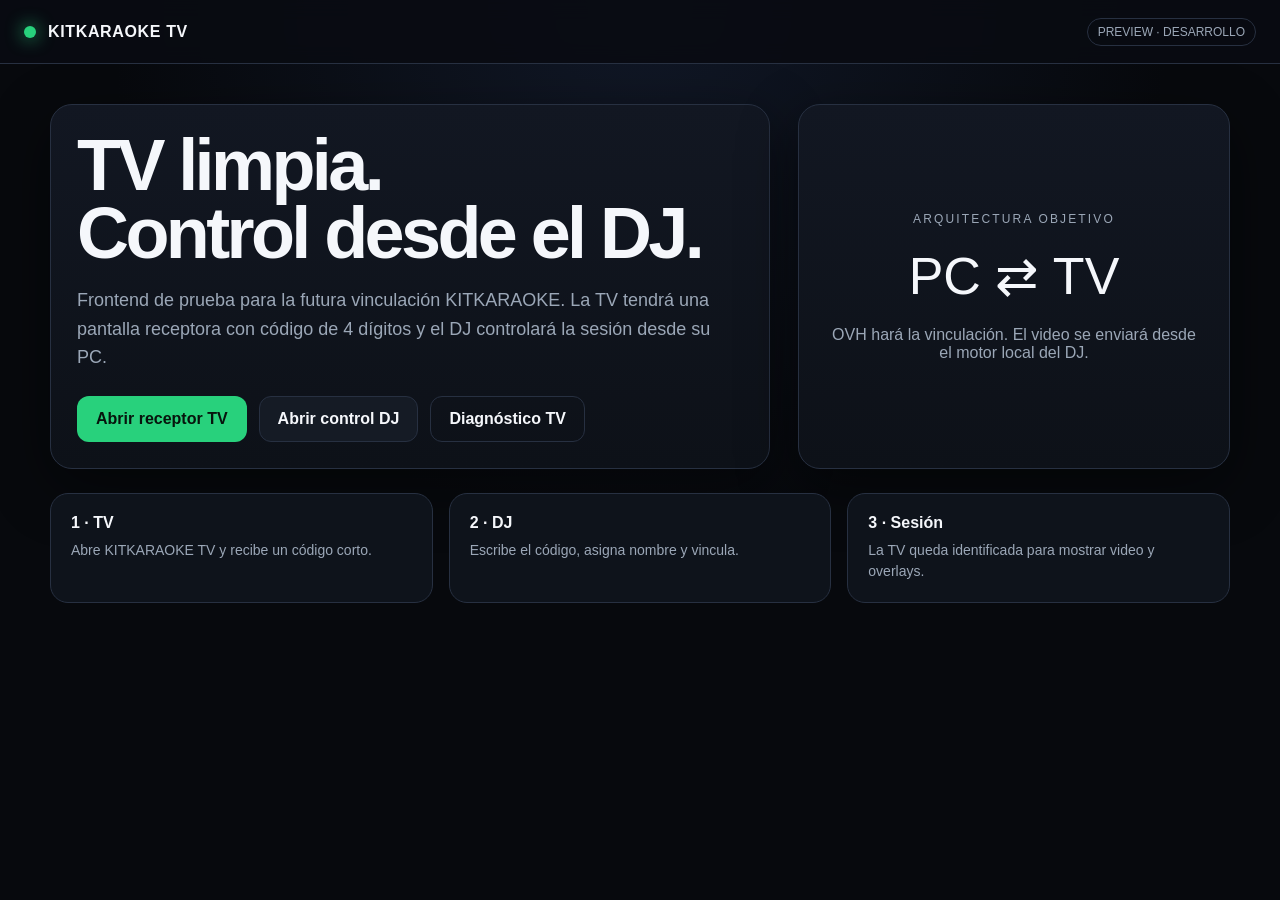
<file: index.html>
<!doctype html><html lang="es"><head><meta charset="utf-8"><meta name="viewport" content="width=device-width,initial-scale=1"><title>KITKARAOKE TV</title><link rel="stylesheet" href="./assets/app.css"></head><body><div class="shell"><header class="topbar"><div class="brand"><span class="dot"></span>KITKARAOKE TV</div><span class="badge">PREVIEW · DESARROLLO</span></header><main class="main"><section class="hero"><div class="card"><h1 class="title">TV limpia.<br>Control desde el DJ.</h1><p class="subtitle">Frontend de prueba para la futura vinculación KITKARAOKE. La TV tendrá una pantalla receptora con código de 4 dígitos y el DJ controlará la sesión desde su PC.</p><div class="actions"><a class="btn primary" href="./tv/">Abrir receptor TV</a><a class="btn" href="./control/">Abrir control DJ</a><a class="btn ghost" href="./diagnostico/">Diagnóstico TV</a></div></div><div class="card pair-box"><div class="pair-label">Arquitectura objetivo</div><div style="font-size:52px;margin:20px 0">PC ⇄ TV</div><div class="wait">OVH hará la vinculación. El video se enviará desde el motor local del DJ.</div></div></section><section class="grid"><div class="mini"><h3>1 · TV</h3><p>Abre KITKARAOKE TV y recibe un código corto.</p></div><div class="mini"><h3>2 · DJ</h3><p>Escribe el código, asigna nombre y vincula.</p></div><div class="mini"><h3>3 · Sesión</h3><p>La TV queda identificada para mostrar video y overlays.</p></div></section></main></div></body></html>
</file>
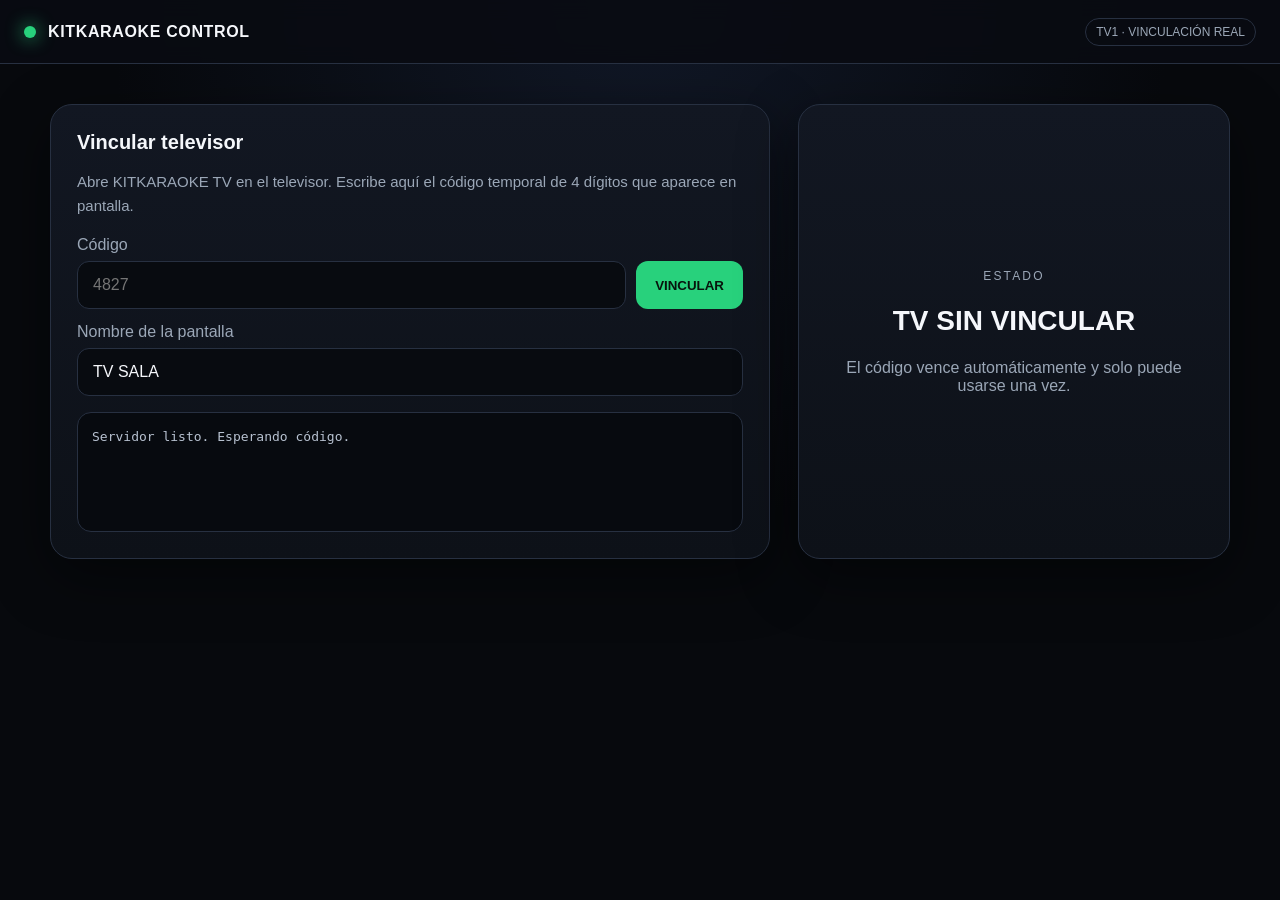
<file: control/index.html>
<!doctype html><html lang="es"><head><meta charset="utf-8"><meta name="viewport" content="width=device-width,initial-scale=1"><title>KITKARAOKE Control</title><link rel="stylesheet" href="../assets/app.css"><script src="../assets/config.js"></script><script src="../assets/pairing.js"></script></head><body><div class="shell"><header class="topbar"><div class="brand"><span class="dot"></span>KITKARAOKE CONTROL</div><span class="badge">TV1 · VINCULACIÓN REAL</span></header><main class="main"><section class="hero"><div class="card"><h2 class="panel-title">Vincular televisor</h2><p class="subtitle" style="font-size:15px">Abre KITKARAOKE TV en el televisor. Escribe aquí el código temporal de 4 dígitos que aparece en pantalla.</p><label style="display:block;margin:18px 0 7px;color:var(--muted)">Código</label><div class="form-row"><input id="code" class="input" inputmode="numeric" maxlength="4" autocomplete="one-time-code" placeholder="4827"><button id="pair" class="btn primary">VINCULAR</button></div><label style="display:block;margin:14px 0 7px;color:var(--muted)">Nombre de la pantalla</label><input id="name" class="input" value="TV SALA"><div id="log" class="log">Servidor listo. Esperando código.</div></div><div class="card pair-box"><div class="pair-label">Estado</div><div id="state" style="font-size:28px;font-weight:800;margin:22px 0">TV SIN VINCULAR</div><div id="detail" class="wait">El código vence automáticamente y solo puede usarse una vez.</div></div></section></main></div><script>
const log=t=>document.getElementById("log").textContent=t;
document.getElementById("pair").onclick=async()=>{
 const code=document.getElementById("code").value.trim(),name=document.getElementById("name").value.trim()||"TV SALA";
 log("Vinculando código "+code+"...");
 try{
   const r=await KIT_PAIR.claim(code,name);
   document.getElementById("state").textContent=r.name+" · CONECTADA ✓";
   document.getElementById("detail").textContent="Receptor "+r.receiverId.slice(0,8)+"…";
   log("Vinculación correcta.\nTV: "+r.name+"\nReceptor: "+r.receiverId+"\nCódigo consumido correctamente.");
 }catch(e){
   document.getElementById("state").textContent="NO VINCULADA";
   document.getElementById("detail").textContent=e.message;
   log("ERROR: "+e.message);
 }
};
</script></body></html>
</file>
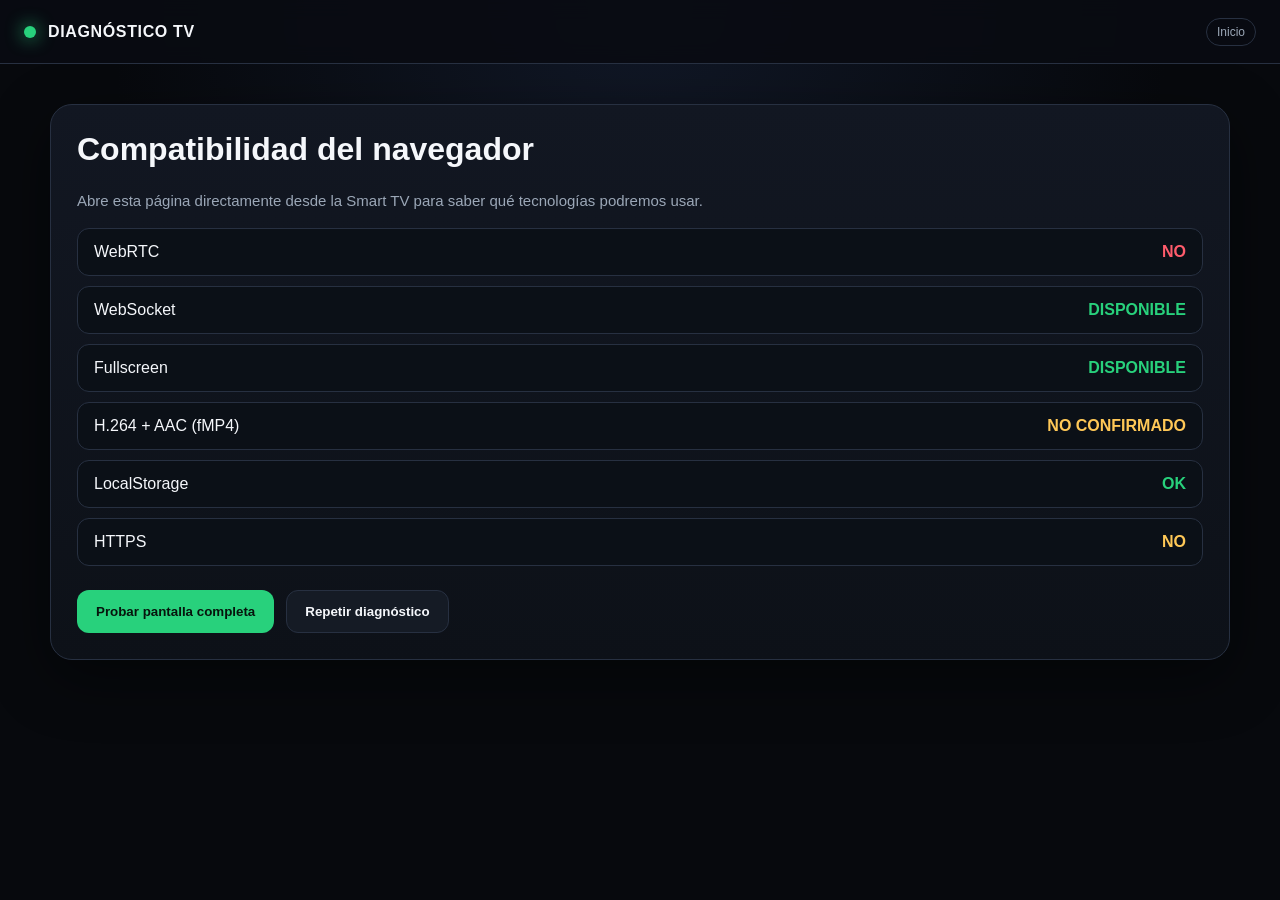
<file: diagnostico/index.html>
<!doctype html><html lang="es"><head><meta charset="utf-8"><meta name="viewport" content="width=device-width,initial-scale=1"><title>Diagnóstico KITKARAOKE TV</title><link rel="stylesheet" href="../assets/app.css"></head><body><div class="shell"><header class="topbar"><div class="brand"><span class="dot"></span>DIAGNÓSTICO TV</div><a class="badge" href="../">Inicio</a></header><main class="main"><div class="card"><h1 style="margin-top:0">Compatibilidad del navegador</h1><p class="subtitle" style="font-size:15px">Abre esta página directamente desde la Smart TV para saber qué tecnologías podremos usar.</p><div id="diag" class="diag"></div><div class="actions"><button id="full" class="btn primary">Probar pantalla completa</button><button id="rerun" class="btn">Repetir diagnóstico</button></div></div></main></div><script>function row(n,v,s){return '<div class="diag-row"><span>'+n+'</span><strong class="'+s+'">'+v+'</strong></div>'}function run(){const out=[];out.push(row("WebRTC",window.RTCPeerConnection?"DISPONIBLE":"NO",""+(window.RTCPeerConnection?"ok":"bad")));out.push(row("WebSocket",window.WebSocket?"DISPONIBLE":"NO",window.WebSocket?"ok":"bad"));const fs=!!(document.documentElement.requestFullscreen||document.documentElement.webkitRequestFullscreen);out.push(row("Fullscreen",fs?"DISPONIBLE":"NO",fs?"ok":"bad"));let h264=false;try{h264=!!(window.MediaSource&&MediaSource.isTypeSupported('video/mp4; codecs="avc1.42E01E, mp4a.40.2"'))}catch(e){}out.push(row("H.264 + AAC (fMP4)",h264?"COMPATIBLE":"NO CONFIRMADO",h264?"ok":"maybe"));out.push(row("LocalStorage",(()=>{try{localStorage.setItem("_kit","1");localStorage.removeItem("_kit");return true}catch(e){return false}})()?"OK":"NO",(()=>{try{return!!localStorage}catch(e){return false}})()?"ok":"bad"));out.push(row("HTTPS",location.protocol==="https:"?"SÍ":"NO",location.protocol==="https:"?"ok":"maybe"));document.getElementById("diag").innerHTML=out.join("")}run();document.getElementById("rerun").onclick=run;document.getElementById("full").onclick=()=>{const el=document.documentElement;const f=el.requestFullscreen||el.webkitRequestFullscreen;if(f)f.call(el)};</script></body></html>
</file>
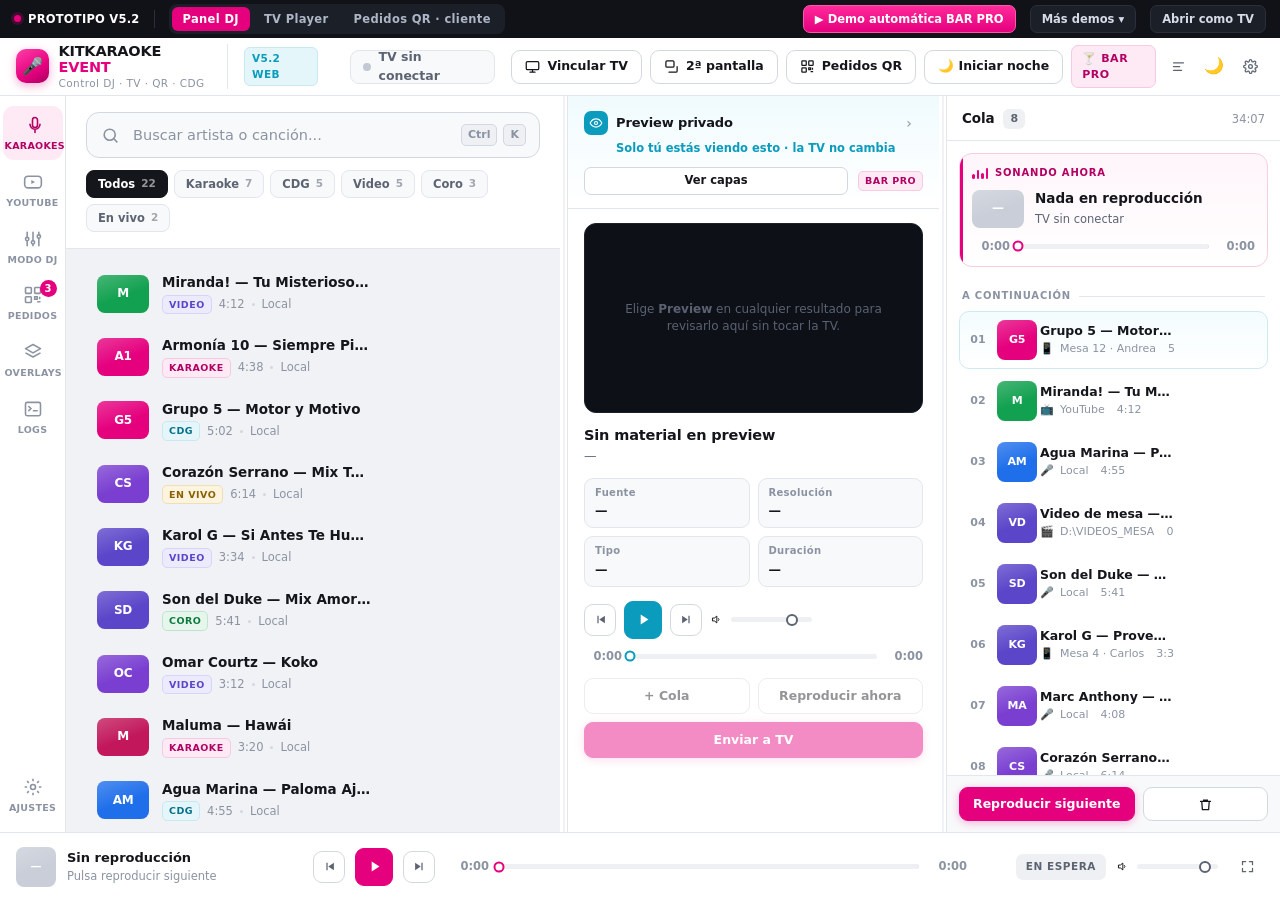
<file: web/DISEÑO_MAESTRO_FASE_2_1.html>
<!DOCTYPE html>
<html lang="es">
<head>
<meta charset="utf-8">
<meta name="viewport" content="width=device-width, initial-scale=1, viewport-fit=cover">
<title>KITKARAOKE EVENT PLAYER V5.2 WEB — Prototipo</title>
<style>
/* ================================================================
   KITKARAOKE EVENT PLAYER V5.2 WEB — PROTOTIPO NAVEGABLE
   ----------------------------------------------------------------
   BLOQUE 1 / CSS
   Tokens · Shell · Panel DJ · Cola · Player · TV · QR · Modales
   ================================================================ */

/* ---------- TOKENS ---------- */
:root{
  --bg:#f1f2f5;
  --surface:#ffffff;
  --surface-2:#f8f9fb;
  --surface-3:#eef0f4;
  --line:#e3e6ec;
  --line-2:#d3d8e0;
  --ink:#14161b;
  --ink-2:#5c6472;
  --ink-3:#8b93a2;
  --brand:#e5007e;
  --brand-ink:#b30063;
  --brand-soft:#fdeaf4;
  --cyan:#0a9bbd;
  --cyan-soft:#e5f6fa;
  --ok:#12a150;
  --ok-soft:#e6f6ec;
  --warn:#c98a00;
  --warn-soft:#fdf4e0;
  --err:#d92d20;
  --err-soft:#fdecea;
  --r-s:8px;
  --r-m:12px;
  --r-l:16px;
  --sh-1:0 1px 2px rgba(20,22,27,.05);
  --sh-2:0 2px 6px rgba(20,22,27,.06), 0 1px 2px rgba(20,22,27,.04);
  --sh-3:0 18px 48px rgba(20,22,27,.16);
  --rail:74px;
  --queue:334px;
  --preview:372px;
  --splitter:7px;
  --font:"Segoe UI Variable Text","Segoe UI",system-ui,-apple-system,"Helvetica Neue",Arial,sans-serif;
  --strong-bg:#14161b;--strong-fg:#ffffff;--toast-bg:#14161b;--toast-fg:#ffffff;
}

*{box-sizing:border-box}
html,body{height:100%}
body{
  margin:0;font-family:var(--font);background:var(--bg);color:var(--ink);
  font-size:14px;line-height:1.45;-webkit-font-smoothing:antialiased;overflow:hidden;
}
button,input,select,textarea{font:inherit;color:inherit}
button{cursor:pointer;border:0;background:none}
:focus-visible{outline:2px solid var(--cyan);outline-offset:2px;border-radius:6px}
::-webkit-scrollbar{width:10px;height:10px}
::-webkit-scrollbar-thumb{background:#cfd4dd;border-radius:20px;border:3px solid transparent;background-clip:content-box}
::-webkit-scrollbar-thumb:hover{background:#b6bdc9;background-clip:content-box;border:3px solid transparent}
.num{font-variant-numeric:tabular-nums}

/* ---------- BARRA DE DESARROLLO ---------- */
#devbar{
  height:38px;display:flex;align-items:center;gap:14px;padding:0 14px;
  background:#101218;color:#c9cedb;font-size:11.5px;letter-spacing:.02em;
}
#devbar .dev-tag{display:flex;align-items:center;gap:7px;font-weight:600;color:#fff}
#devbar .dev-dot{width:7px;height:7px;border-radius:50%;background:var(--brand);box-shadow:0 0 0 3px rgba(229,0,126,.22)}
#devbar .dev-sep{width:1px;height:18px;background:#2a2f3b}
.devswitch{display:flex;gap:3px;background:#1b1f28;padding:3px;border-radius:8px}
.devswitch button{padding:4px 11px;border-radius:6px;color:#aeb6c6;font-size:11.5px;font-weight:600;letter-spacing:.03em}
.devswitch button:hover{color:#fff;background:#252b36}
.devswitch button.on{background:var(--brand);color:#fff}
#devbar .spacer{flex:1}
.devbtn{padding:5px 11px;border-radius:7px;background:#1b1f28;color:#d6dbe6;font-size:11.5px;font-weight:600;border:1px solid #2a2f3b}
.devbtn:hover{background:#252b36;color:#fff}
.devbtn.accent{background:linear-gradient(180deg,#ff2a9a,#e5007e);border-color:#ff56ae;color:#fff}
.devbtn.accent:hover{filter:brightness(1.07)}

/* ---------- VISTAS ---------- */
.view{display:none;height:calc(100vh - 38px);height:calc(100dvh - 38px)}
.view.on{display:flex;flex-direction:column}

/* ================= PANEL DJ ================= */
.topbar{
  height:58px;flex:0 0 58px;background:var(--surface);border-bottom:1px solid var(--line);
  display:flex;align-items:center;gap:16px;padding:0 16px;
}
.brand{display:flex;align-items:center;gap:10px;padding-right:16px;border-right:1px solid var(--line)}
.brand-mark{
  width:34px;height:34px;border-radius:10px;display:grid;place-items:center;font-size:17px;
  background:linear-gradient(150deg,#ff3fa8,#e5007e 62%,#a80060);box-shadow:0 3px 10px rgba(229,0,126,.32)
}
.brand-text{line-height:1.1}
.brand-name{font-size:14.5px;font-weight:700;letter-spacing:-.015em}
.brand-name span{color:var(--brand)}
.brand-sub{font-size:10.5px;color:var(--ink-3);letter-spacing:.04em;margin-top:2px}
.ver-chip{
  font-size:10.5px;font-weight:700;color:var(--cyan);background:var(--cyan-soft);
  border:1px solid #c7e9f2;padding:3px 7px;border-radius:6px;letter-spacing:.04em;
}
.tvpill{
  display:flex;align-items:center;gap:8px;height:34px;padding:0 12px;border-radius:9px;
  background:var(--surface-2);border:1px solid var(--line);font-size:12.5px;font-weight:600;color:var(--ink-2);
}
.tvpill .dot{width:8px;height:8px;border-radius:50%;background:#c3c9d4}
.tvpill.live{background:var(--ok-soft);border-color:#bfe6cd;color:#0d7a3d}
.tvpill.live .dot{background:var(--ok);box-shadow:0 0 0 3px rgba(18,161,80,.18);animation:pulse 2.4s infinite}
@keyframes pulse{50%{box-shadow:0 0 0 6px rgba(18,161,80,0)}}
.topbar .grow{flex:1}
.topbar-actions{display:flex;align-items:center;gap:8px}
.mode-badge{
  font-size:11px;font-weight:700;letter-spacing:.05em;padding:5px 10px;border-radius:7px;
  background:var(--brand-soft);color:var(--brand-ink);border:1px solid #f7c9e2;
}
.mode-badge.casa{background:var(--cyan-soft);color:#07708a;border-color:#c7e9f2}

/* ---------- BOTONES ---------- */
.btn{
  display:inline-flex;align-items:center;justify-content:center;gap:7px;height:34px;padding:0 13px;
  border-radius:9px;background:var(--surface);border:1px solid var(--line-2);
  font-size:12.5px;font-weight:600;color:var(--ink);white-space:nowrap;
  transition:background .13s,border-color .13s,transform .08s;
}
.btn:hover{background:var(--surface-2);border-color:#bcc3ce}
.btn:active{transform:translateY(1px)}
.btn.primary{background:var(--brand);border-color:var(--brand);color:#fff;box-shadow:0 2px 8px rgba(229,0,126,.28)}
.btn.primary:hover{background:#f5108d;border-color:#f5108d}
.btn.tech{background:var(--cyan);border-color:var(--cyan);color:#fff}
.btn.tech:hover{background:#0cb0d6;border-color:#0cb0d6}
.btn.ghost{border-color:transparent;background:transparent;color:var(--ink-2)}
.btn.ghost:hover{background:var(--surface-3);color:var(--ink)}
.btn.danger{color:var(--err);border-color:#f3c9c5}
.btn.danger:hover{background:var(--err-soft)}
.btn.sm{height:28px;padding:0 10px;font-size:11.5px;border-radius:7px}
.btn.xs{height:25px;padding:0 8px;font-size:11px;border-radius:6px}
.btn.icon{width:34px;padding:0}
.btn.icon.sm{width:28px}
.btn[disabled]{opacity:.45;pointer-events:none}
.btn svg{width:15px;height:15px;flex:0 0 auto}
.btn.sm svg,.btn.xs svg{width:13px;height:13px}

/* ---------- SHELL ---------- */
.shell{flex:1;display:grid;grid-template-columns:var(--rail) minmax(280px,1fr) var(--splitter) var(--queue);min-height:0}
.shell.with-preview{grid-template-columns:var(--rail) minmax(280px,1fr) var(--splitter) var(--preview) var(--splitter) var(--queue)}
.panel-splitter{
  position:relative;z-index:12;min-width:var(--splitter);background:var(--surface);cursor:col-resize;
  touch-action:none;user-select:none;border:0;outline:0;
}
.panel-splitter::before{
  content:"";position:absolute;left:50%;top:0;bottom:0;width:1px;transform:translateX(-50%);
  background:var(--line);transition:width .12s,background .12s,box-shadow .12s;
}
.panel-splitter:hover::before,.panel-splitter.dragging::before,.panel-splitter:focus-visible::before{
  width:3px;background:var(--cyan);box-shadow:0 0 0 2px rgba(10,155,189,.12);
}
.panel-splitter.dragging{cursor:col-resize}
body.resizing-panels{cursor:col-resize!important;user-select:none!important}
body.resizing-panels *{cursor:col-resize!important;user-select:none!important}
#splitWorkPreview{display:none}
.shell.with-preview #splitWorkPreview{display:block}
.preview-toggle{
  margin-left:auto;width:28px;height:28px;border-radius:8px;display:grid;place-items:center;
  color:var(--ink-3);border:1px solid transparent;
}
.preview-toggle:hover{color:var(--ink);background:var(--surface-3);border-color:var(--line)}
.preview-restore{
  display:none;position:absolute;z-index:14;left:50%;top:14px;transform:translateX(-50%);
  width:25px;height:30px;border-radius:8px;background:var(--surface);border:1px solid var(--line-2);
  box-shadow:var(--sh-2);color:var(--cyan);font-size:15px;place-items:center;cursor:pointer;
}
.preview-restore:hover{background:var(--cyan-soft);border-color:#9edbe8}
.shell.preview-collapsed.with-preview{grid-template-columns:var(--rail) minmax(280px,1fr) var(--splitter) var(--queue)}
.shell.preview-collapsed.with-preview #splitWorkPreview,.shell.preview-collapsed.with-preview .previewcol{display:none}
.shell.preview-collapsed.with-preview .preview-restore{display:grid}

/* ---------- RAIL ---------- */
.rail{
  background:var(--surface);border-right:1px solid var(--line);
  display:flex;flex-direction:column;align-items:center;padding:10px 0;gap:3px;
}
.rail-item{
  width:60px;padding:9px 2px 7px;border-radius:11px;display:grid;justify-items:center;gap:4px;
  color:var(--ink-3);font-size:9.5px;font-weight:700;letter-spacing:.03em;position:relative;
  transition:background .13s,color .13s;
}
.rail-item svg{width:20px;height:20px}
.rail-item:hover{background:var(--surface-3);color:var(--ink-2)}
.rail-item.on{background:var(--brand-soft);color:var(--brand-ink)}
.rail-item.on::before{content:"";position:absolute;left:-11px;top:12px;bottom:12px;width:3px;border-radius:0 3px 3px 0;background:var(--brand)}
.rail-badge{
  position:absolute;top:4px;right:6px;min-width:17px;height:17px;padding:0 4px;border-radius:9px;
  background:var(--brand);color:#fff;font-size:10px;font-weight:700;display:none;place-items:center;
}
.rail-badge.show{display:grid}
.rail .grow{flex:1}

/* ---------- ÁREA DE TRABAJO ---------- */
.work{min-width:0;overflow:hidden;display:flex;flex-direction:column}
.sec{display:none;flex:1;min-height:0;flex-direction:column}
.sec.on{display:flex}
.sec-head{
  padding:16px 20px 12px;display:flex;align-items:flex-end;gap:14px;border-bottom:1px solid var(--line);
  background:linear-gradient(180deg,var(--surface),var(--surface-2));
}
.sec-title{font-size:17px;font-weight:700;letter-spacing:-.02em}
.sec-desc{font-size:12px;color:var(--ink-3);margin-top:2px}
.sec-head .grow{flex:1}
.sec-body{flex:1;min-height:0;overflow:auto;padding:14px 20px 20px}

/* ---------- BUSCADOR ---------- */
.searchwrap{padding:16px 20px;background:var(--surface);border-bottom:1px solid var(--line)}
.searchbox{position:relative;display:flex;align-items:center}
.searchbox svg.mag{position:absolute;left:15px;width:19px;height:19px;color:var(--ink-3)}
.searchbox input{
  width:100%;height:50px;padding:0 122px 0 46px;border-radius:13px;
  border:1.5px solid var(--line-2);background:var(--surface-2);font-size:15.5px;font-weight:500;
  transition:border-color .15s,background .15s,box-shadow .15s;
}
.searchbox input::placeholder{color:var(--ink-3);font-weight:400}
.searchbox input:focus{outline:none;border-color:var(--brand);background:#fff;box-shadow:0 0 0 4px rgba(229,0,126,.1)}
.searchbox .kbd{position:absolute;right:14px;display:flex;gap:6px;align-items:center;font-size:11px;color:var(--ink-3)}
.searchbox .kbd b{background:var(--surface-3);border:1px solid var(--line-2);border-radius:5px;padding:2px 6px;font-weight:600}
.filters{display:flex;gap:6px;margin-top:12px;flex-wrap:wrap}
.chip{
  height:28px;padding:0 11px;border-radius:8px;background:var(--surface-2);border:1px solid var(--line);
  font-size:11.5px;font-weight:600;color:var(--ink-2);display:inline-flex;align-items:center;gap:6px;
}
.chip:hover{border-color:var(--line-2);color:var(--ink)}
.chip.on{background:var(--strong-bg);border-color:var(--strong-bg);color:var(--strong-fg)}
.chip .cnt{opacity:.55;font-size:10.5px}

/* ---------- LISTA DE RESULTADOS ---------- */
.reslist{display:flex;flex-direction:column}
.res{
  display:grid;grid-template-columns:52px minmax(0,1fr) auto;gap:13px;align-items:center;
  padding:9px 10px;border-radius:11px;border:1px solid transparent;transition:background .12s,border-color .12s;
}
.res:hover{background:var(--surface);border-color:var(--line)}
.res + .res{margin-top:2px}
.thumb{
  width:52px;height:38px;border-radius:8px;display:grid;place-items:center;color:#fff;
  font-size:12px;font-weight:800;letter-spacing:-.02em;position:relative;overflow:hidden;flex:0 0 auto;
}
.thumb.sq{width:40px;height:40px;font-size:11px}
.thumb::after{content:"";position:absolute;inset:0;background:linear-gradient(160deg,rgba(255,255,255,.22),transparent 55%)}
.res-main{min-width:0}
.res-title{font-size:13.5px;font-weight:600;white-space:nowrap;overflow:hidden;text-overflow:ellipsis}
.res-meta{font-size:11.5px;color:var(--ink-3);margin-top:2px;display:flex;align-items:center;gap:7px}
.res-meta .sep{width:3px;height:3px;border-radius:50%;background:var(--line-2)}
.res-acts{display:flex;gap:6px;opacity:0;transition:opacity .13s}
.res:hover .res-acts,.res:focus-within .res-acts{opacity:1}
.tag{
  font-size:9.5px;font-weight:800;letter-spacing:.05em;padding:2px 6px;border-radius:5px;
  background:var(--surface-3);color:var(--ink-2);border:1px solid var(--line);
}
.tag.KARAOKE{background:var(--brand-soft);color:var(--brand-ink);border-color:#f7c9e2}
.tag.CDG{background:var(--cyan-soft);color:#07708a;border-color:#c7e9f2}
.tag.VIDEO{background:#eceafd;color:#5b45c9;border-color:#d8d3f8}
.tag.CORO{background:var(--ok-soft);color:#0d7a3d;border-color:#bfe6cd}
.tag.EN.VIVO,.tag.VIVO{background:var(--warn-soft);color:#8a6100;border-color:#f0dfb4}
.empty{padding:44px 20px;text-align:center;color:var(--ink-3)}
.empty b{display:block;color:var(--ink-2);font-size:13.5px;margin-bottom:4px}

/* ---------- PREVIEW PRIVADO ---------- */
.previewcol{
  background:var(--surface);border-left:1px solid var(--line);display:flex;flex-direction:column;min-height:0;overflow:auto;
}
.pv-head{
  padding:13px 16px;border-bottom:1px solid var(--line);
  background:linear-gradient(180deg,#f0fbfe,#fff);
}
.pv-tagline{display:flex;align-items:center;gap:8px}
.pv-tagline b{font-size:13px;font-weight:700;letter-spacing:-.01em}
.eye{width:24px;height:24px;border-radius:7px;background:var(--cyan);display:grid;place-items:center;color:#fff}
.eye svg{width:14px;height:14px}
.pv-note{font-size:11.5px;color:var(--cyan);font-weight:600;margin-top:3px;padding-left:32px}
.pv-stage{
  margin:14px 16px 0;aspect-ratio:16/9;border-radius:12px;background:#0d1016;position:relative;overflow:hidden;
  border:1px solid #1c212c;display:grid;place-items:center;
}
.pv-stage .pv-idle{color:#5a6272;font-size:12px;text-align:center;padding:0 20px}
.pv-live-tag{
  position:absolute;top:9px;left:9px;z-index:3;display:flex;align-items:center;gap:6px;
  background:rgba(10,155,189,.92);color:#fff;font-size:10px;font-weight:800;letter-spacing:.05em;
  padding:4px 8px;border-radius:6px;
}
.pv-live-tag .b{width:6px;height:6px;border-radius:50%;background:#fff}
.stage-art{position:absolute;inset:0;display:grid;place-items:center;text-align:center;padding:18px}
.stage-art .sa-artist{font-size:12px;letter-spacing:.14em;font-weight:700;color:rgba(255,255,255,.62)}
.stage-art .sa-title{font-size:21px;font-weight:800;color:#fff;letter-spacing:-.02em;margin-top:6px;line-height:1.2}
.stage-art .sa-lyric{margin-top:14px;font-size:15px;font-weight:700;color:#fff;text-shadow:0 2px 12px rgba(0,0,0,.6)}
.stage-art .sa-lyric i{font-style:normal;color:#ff56ae}
.stage-scan{position:absolute;inset:0;background:radial-gradient(120% 80% at 50% 0%,rgba(229,0,126,.28),transparent 62%),linear-gradient(180deg,#151a24,#0b0e14)}
.pv-info{padding:12px 16px 0}
.pv-track{font-size:14.5px;font-weight:700;letter-spacing:-.01em}
.pv-artist{font-size:12.5px;color:var(--ink-2);margin-top:1px}
.specs{display:grid;grid-template-columns:1fr 1fr;gap:8px;margin-top:12px}
.spec{background:var(--surface-2);border:1px solid var(--line);border-radius:9px;padding:7px 10px}
.spec dt{font-size:10px;color:var(--ink-3);font-weight:600;letter-spacing:.03em}
.spec dd{margin:2px 0 0;font-size:12.5px;font-weight:600}
.transport{display:flex;align-items:center;gap:8px;margin-top:13px}
.tp-btn{width:32px;height:32px;border-radius:9px;border:1px solid var(--line-2);background:var(--surface);display:grid;place-items:center;color:var(--ink-2)}
.tp-btn:hover{background:var(--surface-2);color:var(--ink)}
.tp-btn svg{width:15px;height:15px}
.tp-btn.play{width:38px;height:38px;background:var(--cyan);border-color:var(--cyan);color:#fff}
.tp-btn.play:hover{background:#0cb0d6}
.tp-btn.play svg{width:17px;height:17px}
.seek{flex:1;display:flex;align-items:center;gap:9px}
.bar{flex:1;height:5px;border-radius:4px;background:var(--surface-3);position:relative;cursor:pointer}
.bar .fill{position:absolute;inset:0 auto 0 0;border-radius:4px;background:var(--cyan);width:0%}
.bar .knob{position:absolute;top:50%;width:11px;height:11px;border-radius:50%;background:#fff;border:2px solid var(--cyan);transform:translate(-50%,-50%);left:0}
.bar.brand .fill{background:var(--brand)}
.bar.brand .knob{border-color:var(--brand)}
.time{font-size:11.5px;color:var(--ink-3);font-weight:600;min-width:38px;text-align:right}
.pv-actions{display:grid;grid-template-columns:1fr 1fr;gap:8px;padding:14px 16px 18px}
.pv-actions .btn{height:36px}
.pv-actions .wide{grid-column:1 / -1}
.vol{display:flex;align-items:center;gap:7px;width:104px}
.vol input[type=range]{-webkit-appearance:none;appearance:none;width:100%;height:5px;border-radius:4px;background:var(--surface-3)}
.vol input[type=range]::-webkit-slider-thumb{-webkit-appearance:none;width:12px;height:12px;border-radius:50%;background:#fff;border:2px solid var(--ink-2);cursor:pointer}
.vol input[type=range]::-moz-range-thumb{width:12px;height:12px;border-radius:50%;background:#fff;border:2px solid var(--ink-2);cursor:pointer}

/* ---------- COLA ---------- */
.queuecol{background:var(--surface);border-left:1px solid var(--line);display:flex;flex-direction:column;min-height:0}
.q-head{padding:13px 15px 11px;border-bottom:1px solid var(--line);display:flex;align-items:center;gap:9px}
.q-head b{font-size:13.5px;font-weight:700;letter-spacing:-.01em}
.q-count{font-size:11px;font-weight:700;color:var(--ink-2);background:var(--surface-3);border-radius:6px;padding:2px 7px}
.q-head .grow{flex:1}
.now{
  margin:12px 12px 0;border-radius:13px;background:linear-gradient(180deg,#fff5fa,#fff);
  border:1px solid #f7cde3;padding:12px;position:relative;overflow:hidden;
}
.now::before{content:"";position:absolute;left:0;top:0;bottom:0;width:3px;background:var(--brand)}
.now-label{display:flex;align-items:center;gap:7px;font-size:10px;font-weight:800;letter-spacing:.08em;color:var(--brand-ink)}
.eq{display:flex;align-items:flex-end;gap:2px;height:11px}
.eq i{width:2.5px;background:var(--brand);border-radius:2px;animation:eq .9s infinite ease-in-out;height:40%}
.eq i:nth-child(2){animation-delay:.15s;height:80%}
.eq i:nth-child(3){animation-delay:.3s;height:55%}
.eq i:nth-child(4){animation-delay:.45s;height:95%}
@keyframes eq{50%{height:22%}}
.paused .eq i{animation-play-state:paused}
.now-row{display:flex;gap:11px;align-items:center;margin-top:9px}
.now-title{font-size:13.5px;font-weight:700;white-space:nowrap;overflow:hidden;text-overflow:ellipsis}
.now-meta{font-size:11.5px;color:var(--ink-2);margin-top:2px;display:flex;gap:6px;align-items:center}
.now-bar{margin-top:10px}
.q-scroll{flex:1;overflow:auto;padding:10px 12px 14px}
.q-sub{
  font-size:10px;font-weight:800;letter-spacing:.08em;color:var(--ink-3);
  padding:12px 3px 7px;display:flex;align-items:center;gap:8px;
}
.q-sub::after{content:"";flex:1;height:1px;background:var(--line)}
.qi{
  display:grid;grid-template-columns:20px 34px minmax(0,1fr) auto;gap:9px;align-items:center;
  padding:8px;border-radius:10px;border:1px solid transparent;background:var(--surface);
  transition:background .12s,border-color .12s,box-shadow .12s;
}
.qi + .qi{margin-top:3px}
.qi:hover{background:var(--surface-2);border-color:var(--line)}
.qi.next{border-color:#cfe9f1;background:linear-gradient(180deg,#f4fcfe,#fff)}
.qi.drag{opacity:.4}
.qi.over{box-shadow:0 -2px 0 var(--brand) inset,0 0 0 1px var(--brand)}
.qi-idx{font-size:11px;font-weight:700;color:var(--ink-3);text-align:center;cursor:grab}
.qi-idx:active{cursor:grabbing}
.qi-title{font-size:12.5px;font-weight:600;white-space:nowrap;overflow:hidden;text-overflow:ellipsis}
.qi-meta{font-size:11px;color:var(--ink-3);margin-top:1px;display:flex;gap:6px;align-items:center;white-space:nowrap;overflow:hidden}
.qi-acts{display:flex;gap:2px;opacity:0;transition:opacity .12s}
.qi:hover .qi-acts,.qi:focus-within .qi-acts{opacity:1}
.mini{width:24px;height:24px;border-radius:7px;display:grid;place-items:center;color:var(--ink-3)}
.mini:hover{background:var(--surface-3);color:var(--ink)}
.mini svg{width:13px;height:13px}
.mini.del:hover{background:var(--err-soft);color:var(--err)}
.q-foot{padding:11px 12px;border-top:1px solid var(--line);display:flex;gap:8px;background:var(--surface-2)}
.q-foot .btn{flex:1}
.src{font-size:10.5px;font-weight:700;color:var(--ink-3)}

/* ---------- PLAYER INFERIOR ---------- */
.playerbar{
  flex:0 0 68px;height:68px;background:var(--surface);border-top:1px solid var(--line);
  display:grid;grid-template-columns:minmax(220px,1fr) minmax(320px,2fr) minmax(220px,1fr);
  align-items:center;gap:18px;padding:0 16px;
}
.pb-left{display:flex;align-items:center;gap:11px;min-width:0}
.pb-title{font-size:13px;font-weight:700;white-space:nowrap;overflow:hidden;text-overflow:ellipsis}
.pb-artist{font-size:11.5px;color:var(--ink-3);white-space:nowrap;overflow:hidden;text-overflow:ellipsis}
.pb-center{display:flex;flex-direction:column;align-items:center;gap:5px}
.pb-controls{display:flex;align-items:center;gap:10px}
.pb-right{display:flex;align-items:center;justify-content:flex-end;gap:10px}
.state-pill{
  display:inline-flex;align-items:center;gap:6px;height:26px;padding:0 10px;border-radius:7px;
  font-size:10.5px;font-weight:800;letter-spacing:.05em;background:var(--surface-3);color:var(--ink-2);
}
.state-pill.tv{background:var(--brand-soft);color:var(--brand-ink)}
.state-pill.pv{background:var(--cyan-soft);color:#07708a}
.state-pill.pause{background:var(--warn-soft);color:#8a6100}

/* ---------- BLOQUES GENERALES ---------- */
.panel{background:var(--surface);border:1px solid var(--line);border-radius:14px;box-shadow:var(--sh-1)}
.panel + .panel{margin-top:14px}
.panel-head{padding:13px 16px;border-bottom:1px solid var(--line);display:flex;align-items:center;gap:10px}
.panel-head b{font-size:13.5px;font-weight:700;letter-spacing:-.01em}
.panel-head .grow{flex:1}
.panel-body{padding:16px}
.hint{font-size:11.5px;color:var(--ink-3)}
.grid2{display:grid;grid-template-columns:1fr 1fr;gap:14px}
.grid3{display:grid;grid-template-columns:repeat(3,1fr);gap:12px}
.row{display:flex;align-items:center;gap:10px}
.row + .row{margin-top:10px}
.row .grow{flex:1}
label.f{display:block;font-size:11.5px;font-weight:600;color:var(--ink-2);margin-bottom:5px}
input.f,select.f{
  width:100%;height:36px;padding:0 11px;border-radius:9px;border:1px solid var(--line-2);
  background:var(--surface-2);font-size:13px;
}
input.f:focus,select.f:focus{outline:none;border-color:var(--cyan);background:#fff;box-shadow:0 0 0 3px rgba(10,155,189,.12)}
.path{font-family:ui-monospace,"Cascadia Mono",Consolas,monospace;font-size:12px}

/* switch */
.sw{width:40px;height:23px;border-radius:20px;background:var(--line-2);position:relative;transition:background .16s;flex:0 0 auto}
.sw::after{content:"";position:absolute;top:3px;left:3px;width:17px;height:17px;border-radius:50%;background:#fff;box-shadow:var(--sh-1);transition:transform .16s}
.sw.on{background:var(--ok)}
.sw.on::after{transform:translateX(17px)}
.sw.brand.on{background:var(--brand)}

/* radios de calidad */
.qopt{
  display:grid;grid-template-columns:20px 1fr;gap:11px;padding:12px;border-radius:11px;
  border:1px solid var(--line);background:var(--surface-2);text-align:left;width:100%;
}
.qopt + .qopt{margin-top:8px}
.qopt:hover{border-color:var(--line-2)}
.qopt.on{border-color:var(--cyan);background:var(--cyan-soft)}
.dot-r{width:16px;height:16px;border-radius:50%;border:2px solid var(--line-2);margin-top:2px;position:relative}
.qopt.on .dot-r{border-color:var(--cyan)}
.qopt.on .dot-r::after{content:"";position:absolute;inset:2.5px;border-radius:50%;background:var(--cyan)}
.qopt b{font-size:13px;font-weight:700}
.qopt small{display:block;color:var(--ink-2);font-size:11.5px;margin-top:2px}

/* ---------- PEDIDOS QR (DJ) ---------- */
.req{
  display:grid;grid-template-columns:46px minmax(0,1fr) auto;gap:13px;align-items:center;
  padding:12px;border-radius:12px;border:1px solid var(--line);background:var(--surface);
}
.req + .req{margin-top:8px}
.req.fresh{border-color:#f7cde3;background:linear-gradient(180deg,#fff6fa,#fff);animation:pop .32s ease}
@keyframes pop{from{transform:translateY(-6px);opacity:0}}
.table-mark{
  width:46px;height:46px;border-radius:12px;background:var(--strong-bg);color:var(--strong-fg);
  display:grid;place-items:center;line-height:1;text-align:center;
}
.table-mark small{display:block;font-size:8.5px;letter-spacing:.08em;opacity:.6}
.table-mark b{font-size:16px;font-weight:800}
.req-song{font-size:13.5px;font-weight:600}
.req-meta{font-size:11.5px;color:var(--ink-3);margin-top:2px}
.req-acts{display:flex;gap:6px}

/* ---------- LOGS ---------- */
.logbar{display:flex;align-items:center;gap:8px;flex-wrap:wrap}
.logs{
  margin-top:12px;border:1px solid var(--line);border-radius:12px;overflow:hidden;background:var(--surface);
}
.logrow{
  display:grid;grid-template-columns:64px 58px 88px minmax(0,1fr);gap:12px;align-items:baseline;
  padding:8px 13px;border-bottom:1px solid var(--surface-3);font-size:12.5px;
}
.logrow:last-child{border-bottom:0}
.logrow:hover{background:var(--surface-2)}
.logrow .t{font-size:11.5px;color:var(--ink-3);font-variant-numeric:tabular-nums}
.lv{font-size:10px;font-weight:800;letter-spacing:.05em;padding:2px 6px;border-radius:5px;text-align:center}
.lv.INFO{background:var(--surface-3);color:var(--ink-2)}
.lv.WARN{background:var(--warn-soft);color:#8a6100}
.lv.ERROR{background:var(--err-soft);color:var(--err)}
.cat{font-size:10.5px;font-weight:700;color:var(--cyan);letter-spacing:.03em}
.logmsg{color:var(--ink);min-width:0}

/* ---------- OVERLAYS ---------- */
.ov-preview{
  aspect-ratio:16/9;border-radius:12px;background:#0d1016;position:relative;overflow:hidden;border:1px solid #1c212c;
}
.ov-layer{position:absolute;inset:0;pointer-events:none}
.ov-card{
  position:absolute;left:50%;transform:translateX(-50%);bottom:9%;
  background:rgba(255,255,255,.96);border-radius:12px;padding:11px 18px;box-shadow:0 10px 34px rgba(0,0,0,.45);
  font-size:15px;font-weight:700;color:#14161b;white-space:nowrap;
  animation:ovin .32s cubic-bezier(.2,.9,.3,1.2);
}
@keyframes ovin{from{transform:translate(-50%,14px);opacity:0}}
.ov-card.top{bottom:auto;top:8%}
.ov-logo{position:absolute;top:16px;right:18px;display:flex;align-items:center;gap:8px;color:#fff;font-weight:800;font-size:14px;opacity:.92}
.ov-qr{position:absolute;right:18px;bottom:16px;background:#fff;border-radius:10px;padding:9px;text-align:center;width:104px}
.ov-qr .qrimg{width:86px;height:86px;background-image:conic-gradient(#000 25%,#fff 0 50%,#000 0 75%,#fff 0);background-size:9px 9px;border-radius:4px}
.ov-qr small{display:block;font-size:9px;font-weight:700;margin-top:5px;color:#14161b}
.ov-banner{position:absolute;left:0;right:0;bottom:0;background:linear-gradient(90deg,#e5007e,#ff3fa8);color:#fff;padding:9px 18px;font-weight:700;font-size:13.5px}
.ov-list{display:flex;flex-direction:column;gap:7px}
.ov-item{display:grid;grid-template-columns:34px 1fr auto;gap:11px;align-items:center;padding:9px 11px;border:1px solid var(--line);border-radius:10px;background:var(--surface-2)}
.ov-item.on{border-color:#f7cde3;background:var(--brand-soft)}
.ov-ic{width:34px;height:34px;border-radius:9px;background:var(--surface);border:1px solid var(--line);display:grid;place-items:center;font-size:15px}
.ov-item b{font-size:12.5px;font-weight:700;display:block}
.ov-item small{font-size:11px;color:var(--ink-3)}
.seg{display:inline-flex;background:var(--surface-3);border-radius:8px;padding:3px;gap:2px}
.seg button{padding:4px 10px;border-radius:6px;font-size:11.5px;font-weight:600;color:var(--ink-2)}
.seg button.on{background:#fff;color:var(--ink);box-shadow:var(--sh-1)}

/* ---------- MODAL / DRAWER ---------- */
.scrim{position:fixed;inset:0;background:rgba(16,18,24,.42);backdrop-filter:blur(2px);z-index:60;display:none}
.scrim.on{display:block}
.modal{
  position:fixed;z-index:61;left:50%;top:50%;transform:translate(-50%,-50%) scale(.97);
  width:min(430px,92vw);background:var(--surface);border-radius:18px;box-shadow:var(--sh-3);
  display:none;overflow:hidden;opacity:0;transition:opacity .15s,transform .15s;
}
.modal.on{display:block;opacity:1;transform:translate(-50%,-50%) scale(1)}
.modal-head{padding:17px 20px 13px;border-bottom:1px solid var(--line);display:flex;align-items:center;gap:11px}
.modal-head b{font-size:15px;font-weight:700}
.modal-body{padding:20px}
.modal-foot{padding:13px 20px;border-top:1px solid var(--line);display:flex;gap:9px;justify-content:flex-end;background:var(--surface-2)}
.drawer{
  position:fixed;z-index:61;top:0;right:0;bottom:0;width:min(468px,96vw);background:var(--bg);
  box-shadow:var(--sh-3);display:none;flex-direction:column;transform:translateX(14px);opacity:0;transition:.18s;
}
.drawer.on{display:flex;transform:none;opacity:1}
.drawer-head{padding:16px 20px;background:var(--surface);border-bottom:1px solid var(--line);display:flex;align-items:center;gap:11px}
.drawer-body{flex:1;overflow:auto;padding:16px 20px 30px}
.set-group{background:var(--surface);border:1px solid var(--line);border-radius:13px;overflow:hidden}
.set-group + .set-group{margin-top:12px}
.set-title{padding:11px 15px;font-size:11px;font-weight:800;letter-spacing:.07em;color:var(--ink-3);background:var(--surface-2);border-bottom:1px solid var(--line)}
.set-row{padding:12px 15px;display:flex;align-items:center;gap:12px;border-bottom:1px solid var(--surface-3)}
.set-row:last-child{border-bottom:0}
.set-row .grow{flex:1;min-width:0}
.set-row b{font-size:12.5px;font-weight:600;display:block}
.set-row small{font-size:11px;color:var(--ink-3)}
.code-box{display:flex;gap:9px;justify-content:center;margin:6px 0 4px}
.code-box span{
  width:54px;height:66px;border-radius:13px;background:var(--surface-2);border:1.5px solid var(--line-2);
  display:grid;place-items:center;font-size:30px;font-weight:800;letter-spacing:-.02em;color:var(--brand);
}

/* ---------- TOASTS ---------- */
#toasts{position:fixed;z-index:80;right:18px;bottom:88px;display:flex;flex-direction:column;gap:9px;align-items:flex-end}
.toast{
  display:flex;align-items:center;gap:10px;background:var(--toast-bg);color:var(--toast-fg);padding:10px 15px;border-radius:11px;
  font-size:12.5px;font-weight:600;box-shadow:var(--sh-3);animation:tin .22s ease;max-width:340px;
}
@keyframes tin{from{transform:translateY(10px);opacity:0}}
.toast.out{animation:tout .2s forwards}
@keyframes tout{to{transform:translateY(6px);opacity:0}}
.toast .tk{width:18px;height:18px;border-radius:50%;display:grid;place-items:center;background:var(--ok);flex:0 0 auto}
.toast.warn .tk{background:var(--warn)}
.toast.err .tk{background:var(--err)}
.toast.info .tk{background:var(--cyan)}
.toast svg{width:11px;height:11px}

/* ---------- DEMO HUD ---------- */
#demohud{
  position:fixed;z-index:75;left:50%;transform:translateX(-50%);bottom:88px;display:none;
  background:var(--toast-bg);color:var(--toast-fg);border-radius:13px;padding:12px 15px;box-shadow:var(--sh-3);
  width:min(520px,92vw);
}
#demohud.on{display:block}
.dh-top{display:flex;align-items:center;gap:10px;font-size:11px;font-weight:800;letter-spacing:.06em;color:#ff8fcb}
.dh-top .grow{flex:1}
.dh-step{font-size:13.5px;font-weight:600;margin-top:6px}
.dh-bar{height:3px;border-radius:3px;background:#2a2f3b;margin-top:11px;overflow:hidden}
.dh-bar i{display:block;height:100%;background:var(--brand);width:0;transition:width .3s}

/* ================= TV PLAYER ================= */
#view-tv{background:#05070b}
.tvwrap{flex:1;display:flex;flex-direction:column;min-height:0}
.tvbar{
  height:44px;flex:0 0 44px;display:flex;align-items:center;gap:12px;padding:0 16px;
  background:#0b0e14;border-bottom:1px solid #171c26;color:#9aa3b4;font-size:12px;
}
.tvbar b{color:#fff;font-weight:700;letter-spacing:.02em}
.tvbar .grow{flex:1}
.tv-stage-outer{flex:1;display:grid;place-items:center;padding:20px;min-height:0}
.tv-stage{
  width:min(100%,calc((100vh - 160px) * 16/9));aspect-ratio:16/9;background:#000;border-radius:14px;
  position:relative;overflow:hidden;box-shadow:0 30px 90px rgba(0,0,0,.65);border:1px solid #1a2029;
}
.tv-idle{position:absolute;inset:0;display:grid;place-items:center;text-align:center;background:radial-gradient(80% 60% at 50% 40%,#1a1020,#07090d)}
.tv-logo{display:flex;align-items:center;justify-content:center;gap:12px;font-size:30px;font-weight:800;color:#fff;letter-spacing:-.02em}
.tv-logo span{color:var(--brand)}
.tv-idle p{color:#7b8497;font-size:14px;margin-top:12px}
.tv-lyrics{position:absolute;left:0;right:0;bottom:16%;text-align:center;padding:0 6%}
.tv-lyrics .l1{font-size:clamp(18px,3.4vw,38px);font-weight:800;color:#fff;text-shadow:0 3px 18px rgba(0,0,0,.75);letter-spacing:-.01em}
.tv-lyrics .l1 i{font-style:normal;color:#ff56ae}
.tv-lyrics .l2{font-size:clamp(13px,2.2vw,24px);font-weight:700;color:rgba(255,255,255,.5);margin-top:10px}
.tv-top{position:absolute;top:0;left:0;right:0;padding:20px 24px;display:flex;align-items:flex-start;gap:14px}
.tv-track{color:#fff}
.tv-track .a{font-size:clamp(10px,1.3vw,13px);letter-spacing:.14em;font-weight:700;color:rgba(255,255,255,.55)}
.tv-track .t{font-size:clamp(15px,2.2vw,26px);font-weight:800;letter-spacing:-.02em;margin-top:3px}
.tv-prog{position:absolute;left:0;right:0;bottom:0;height:4px;background:rgba(255,255,255,.12)}
.tv-prog i{display:block;height:100%;background:linear-gradient(90deg,#e5007e,#ff56ae);width:0}
.tv-next{
  position:absolute;left:24px;bottom:26px;display:flex;align-items:center;gap:9px;
  background:rgba(8,10,14,.62);border:1px solid rgba(255,255,255,.12);backdrop-filter:blur(6px);
  color:#fff;padding:7px 12px;border-radius:10px;font-size:13px;font-weight:600;
}
.tv-next small{color:rgba(255,255,255,.55);font-size:10px;font-weight:800;letter-spacing:.08em;display:block}

/* ================= QR CLIENTE ================= */
#view-qr{background:#e9eaee;align-items:center;justify-content:center}
.phonewrap{flex:1;display:grid;place-items:center;min-height:0;padding:16px;width:100%}
.phone{
  width:392px;max-width:100%;height:min(792px,calc(100vh - 90px));background:var(--surface);
  border-radius:34px;box-shadow:0 30px 80px rgba(20,22,27,.28);overflow:hidden;display:flex;flex-direction:column;
  border:1px solid #d8dbe2;
}
.ph-top{
  background:linear-gradient(160deg,#ff3fa8,#e5007e 70%);color:#fff;padding:22px 20px 18px;
}
.ph-brand{display:flex;align-items:center;gap:9px;font-size:16px;font-weight:800;letter-spacing:-.01em}
.ph-table{
  margin-top:14px;display:inline-flex;align-items:center;gap:9px;background:rgba(255,255,255,.18);
  border:1px solid rgba(255,255,255,.28);border-radius:11px;padding:8px 13px;font-weight:700;font-size:13.5px;
}
.ph-hint{font-size:12px;color:rgba(255,255,255,.82);margin-top:12px}
.ph-search{padding:14px 16px 10px;border-bottom:1px solid var(--line)}
.ph-search input{
  width:100%;height:46px;border-radius:12px;border:1.5px solid var(--line-2);background:var(--surface-2);
  padding:0 15px;font-size:15px;
}
.ph-search input:focus{outline:none;border-color:var(--brand);background:#fff;box-shadow:0 0 0 4px rgba(229,0,126,.1)}
.ph-list{flex:1;overflow:auto;padding:8px 12px 16px}
.ph-song{display:grid;grid-template-columns:44px 1fr auto;gap:11px;align-items:center;padding:10px;border-radius:12px}
.ph-song:active{background:var(--surface-3)}
.ph-song + .ph-song{border-top:1px solid var(--surface-3)}
.ph-song b{font-size:13.5px;font-weight:600;display:block;white-space:nowrap;overflow:hidden;text-overflow:ellipsis}
.ph-song small{font-size:11.5px;color:var(--ink-3)}
.ph-foot{padding:12px 16px 18px;border-top:1px solid var(--line);background:var(--surface-2)}
.ph-sheet{
  position:absolute;left:0;right:0;bottom:0;background:#fff;border-radius:20px 20px 0 0;padding:20px;
  box-shadow:0 -14px 44px rgba(0,0,0,.18);transform:translateY(101%);transition:transform .24s cubic-bezier(.2,.9,.3,1);
}
.ph-sheet.on{transform:none}
.ph-inner{position:relative;flex:1;display:flex;flex-direction:column;min-height:0;overflow:hidden}
.ph-ok{position:absolute;inset:0;background:#fff;display:none;place-items:center;text-align:center;padding:30px;z-index:5}
.ph-ok.on{display:grid}
.ph-ok .tick{width:64px;height:64px;border-radius:50%;background:var(--ok-soft);color:var(--ok);display:grid;place-items:center;margin:0 auto 16px}
.ph-ok .tick svg{width:30px;height:30px}
.ph-ok b{font-size:18px;font-weight:800;display:block}
.ph-ok p{color:var(--ink-2);font-size:13.5px;margin:8px 0 0}

/* ---------- RESPONSIVE ---------- */
@media (max-width:1500px){
  :root{--preview:342px;--queue:314px}
}
@media (max-width:1280px){
  :root{--preview:318px;--queue:296px;--rail:66px}
  .searchbox input{height:46px;font-size:14.5px}
}
@media (max-width:1080px){
  .shell,.shell.with-preview{grid-template-columns:var(--rail) minmax(0,1fr)}
  .previewcol{display:none}
  .queuecol{display:none}
  .panel-splitter{display:none!important}
  .shell.mobile-queue .queuecol{display:flex;position:fixed;right:0;top:96px;bottom:68px;width:320px;z-index:40;box-shadow:var(--sh-3)}
}
@media (max-width:720px){
  .topbar{gap:9px;padding:0 10px}
  .brand-sub,.ver-chip,.topbar-actions .hide-sm{display:none}
  .playerbar{grid-template-columns:1fr auto;gap:10px}
  .pb-right{display:none}
}
/* ================= FASE 2 · HOME vs BAR PRO ================= */
.demo-wrap{position:relative}
.demo-menu{position:absolute;top:30px;right:0;background:#1b1f28;border:1px solid #2a2f3b;border-radius:10px;padding:5px;display:none;z-index:90;min-width:200px;box-shadow:0 16px 40px rgba(0,0,0,.5)}
.demo-menu.on{display:block}
.demo-menu button{display:block;width:100%;text-align:left;padding:7px 10px;border-radius:7px;color:#d6dbe6;font-size:12px;font-weight:600}
.demo-menu button:hover{background:#252b36;color:#fff}
.toast .tact{margin-left:4px;background:rgba(255,255,255,.16);border-radius:7px;padding:5px 9px;font-size:11.5px;font-weight:700;color:#fff}
.toast .tact:hover{background:rgba(255,255,255,.28)}
.toast.lock .tk{background:var(--ink-2)}

/* candados y etiquetas de producto */
.pro-tag{font-size:9.5px;font-weight:800;letter-spacing:.05em;background:var(--brand-soft);color:var(--brand-ink);border:1px solid #f7c9e2;padding:2px 6px;border-radius:5px;white-space:nowrap}
.chip.locked,.qopt.locked{color:var(--ink-3);background:var(--surface-3);border-style:dashed}
.set-row.locked b{color:var(--ink-3)}
.set-row.locked{background:var(--surface-2)}
.lock-note{padding:11px 15px;font-size:11.5px;color:var(--ink-3);background:var(--surface-2);border-top:1px solid var(--surface-3)}

/* barra de modo noche */
.night-strip{display:none;align-items:center;gap:20px;padding:9px 16px;background:#141824;border-bottom:1px solid #232a3a;color:#cfd6e4;flex:0 0 auto}
.night-strip.on{display:flex}
.ns-title{display:flex;align-items:center;gap:9px;font-size:12px;font-weight:800;letter-spacing:.05em;color:#ffcf70}
.ns-dot{width:8px;height:8px;border-radius:50%;background:#ffb020;box-shadow:0 0 0 3px rgba(255,176,32,.18)}
.ns-stat b{display:block;font-size:15px;font-weight:700;color:#fff;line-height:1.1}
.ns-stat small{font-size:9.5px;letter-spacing:.06em;color:#8b93a7;font-weight:700}
.night-strip .grow{flex:1}
.ns-next{font-size:12px;color:#aeb6c6}
.ns-next b{color:#fff}

/* composición de capas (preview y TV) */
.comp{position:absolute;inset:0;overflow:hidden}
.bg-sim{position:absolute;inset:0;background-size:220% 220%}
.bg-move{animation:bgpan 14s linear infinite alternate}
@keyframes bgpan{to{background-position:100% 60%}}
.bg-dots{position:absolute;inset:0;background-image:radial-gradient(rgba(255,255,255,.5) 1px,transparent 1px);background-size:34px 34px;opacity:.22;animation:bgdrift 18s linear infinite}
@keyframes bgdrift{to{background-position:120px 90px}}
.bg-waves{position:absolute;inset:0;background:repeating-linear-gradient(115deg,rgba(255,255,255,.07) 0 12px,transparent 12px 36px);animation:bgdrift 9s linear infinite}
.comp-label{position:absolute;left:10px;bottom:10px;z-index:4;display:flex;align-items:center;gap:6px;font-size:9.5px;font-weight:800;letter-spacing:.05em;color:#fff;background:rgba(0,0,0,.5);border:1px solid rgba(255,255,255,.16);padding:4px 8px;border-radius:7px}
.cdg-box{position:absolute;left:0;right:0;bottom:14%;text-align:center;padding:0 8%;z-index:3}
.cdg-line{font-weight:800;color:#fff;text-shadow:0 3px 16px rgba(0,0,0,.8);letter-spacing:-.01em}
.cdg-line i{font-style:normal;color:#ff56ae}
.cdg-line2{font-weight:700;color:rgba(255,255,255,.55);margin-top:8px}

/* panel de capas del preview */
.layers-box{display:none;padding:11px 16px 0}
.layers-box.on{display:block}
.layer-row{display:flex;align-items:center;gap:10px;padding:7px 10px;border:1px solid var(--line);border-radius:9px;background:var(--surface-2)}
.layer-row + .layer-row{margin-top:5px}
.layer-row b{font-size:12px;font-weight:600;flex:1}
.layer-row small{font-size:10.5px;color:var(--ink-3)}
.layer-arrow{text-align:center;font-size:11px;color:var(--ink-3);line-height:1.1;margin:2px 0}

/* fondos CDG */
.bgfile{display:grid;grid-template-columns:38px minmax(0,1fr) auto;gap:11px;align-items:center;padding:8px 10px;border-radius:10px;border:1px solid var(--line);background:var(--surface-2)}
.bgfile + .bgfile{margin-top:6px}
.bgfile.on{border-color:var(--cyan);background:var(--cyan-soft)}
.bgfile .film{width:38px;height:28px;border-radius:6px;display:grid;place-items:center;font-size:13px}
.bgfile b{font-size:12.5px;font-weight:600;display:block;white-space:nowrap;overflow:hidden;text-overflow:ellipsis}
.bgfile small{font-size:11px;color:var(--ink-3)}
.swatches{display:flex;gap:8px;flex-wrap:wrap}
.swatch{width:62px;height:44px;border-radius:9px;border:2px solid var(--line-2);position:relative}
.swatch.on{border-color:var(--cyan);box-shadow:0 0 0 3px rgba(10,155,189,.15)}
.swatch span{position:absolute;left:0;right:0;bottom:-17px;font-size:10px;font-weight:600;color:var(--ink-2);text-align:center}
.genre-row{display:grid;grid-template-columns:96px 1fr auto;gap:10px;align-items:center;padding:7px 0;border-bottom:1px solid var(--surface-3);font-size:12.5px}
.genre-row:last-child{border-bottom:0}
.genre-row b{font-size:11px;font-weight:800;letter-spacing:.05em;color:var(--ink-2)}
.bgnow{display:inline-flex;align-items:center;gap:7px;font-size:11.5px;font-weight:600;color:var(--ink-2);background:var(--surface-2);border:1px solid var(--line);border-radius:8px;padding:4px 10px}
.now-bg{display:none;gap:5px;margin-top:10px;padding-top:10px;border-top:1px dashed var(--line);align-items:center}
.now-bg.on{display:flex}
.now-bg .btn{flex:1;padding:0 6px}

/* tabla comparativa */
.cmp-wrap{max-height:min(64vh,520px);overflow:auto;border:1px solid var(--line);border-radius:12px}
table.cmp{width:100%;border-collapse:collapse;font-size:12.5px}
table.cmp th{position:sticky;top:0;background:var(--surface-2);border-bottom:1px solid var(--line);padding:11px 14px;text-align:left;font-size:11px;letter-spacing:.05em;color:var(--ink-2)}
table.cmp th.c,table.cmp td.c{text-align:center;width:118px}
table.cmp td{padding:10px 14px;border-bottom:1px solid var(--surface-3);vertical-align:top}
table.cmp tr:last-child td{border-bottom:0}
table.cmp b{font-size:12.5px;font-weight:600;display:block}
table.cmp small{color:var(--ink-3);font-size:11px}
.yes{color:var(--ok);font-weight:800}
.no{color:var(--ink-3)}
.basic{color:var(--warn);font-weight:700;font-size:11px}
.modal.wide{width:min(760px,94vw)}

@media (hover:none){
  .res-acts,.qi-acts{opacity:1}
}
@media (prefers-reduced-motion:reduce){
  *{animation-duration:.001ms !important;transition-duration:.001ms !important}
}
/* ================= FASE 2.1 · TEMAS LIGHT / NIGHT ================= */
:root[data-theme="light"]{color-scheme:light}
:root[data-theme="night"]{
  color-scheme:dark;
  --bg:#0d1016;--surface:#151922;--surface-2:#1c212c;--surface-3:#232936;
  --line:#292f3a;--line-2:#394252;--ink:#e8eaf0;--ink-2:#b3bac8;--ink-3:#929bab;
  --brand:#e5007e;--brand-ink:#ff8fcb;--brand-soft:#351326;
  --cyan:#0aafd0;--cyan-soft:#102d36;--ok:#2cc56f;--ok-soft:#123322;
  --warn:#f0b429;--warn-soft:#352a12;--err:#ff6258;--err-soft:#3a1719;
  --strong-bg:#303746;--strong-fg:#f4f6fb;--toast-bg:#10141c;--toast-fg:#f4f6fb;
  --sh-1:0 1px 2px rgba(0,0,0,.28);--sh-2:0 2px 8px rgba(0,0,0,.32),0 1px 2px rgba(0,0,0,.22);--sh-3:0 22px 58px rgba(0,0,0,.56);
}
html.theme-transition body,html.theme-transition .topbar,html.theme-transition .rail,
html.theme-transition .work,html.theme-transition .previewcol,html.theme-transition .queuecol,
html.theme-transition .playerbar,html.theme-transition .panel,html.theme-transition .modal,
html.theme-transition .drawer,html.theme-transition .set-group,html.theme-transition .set-row,
html.theme-transition .btn,html.theme-transition input,html.theme-transition select,
html.theme-transition .chip,html.theme-transition .res,html.theme-transition .qi{
  transition:background-color .2s ease,border-color .2s ease,color .2s ease,box-shadow .2s ease;
}
.theme-toggle{font-size:16px;line-height:1}.theme-toggle span{display:block;transform:translateY(-1px)}
.theme-options{display:flex;gap:8px;flex-wrap:wrap}
.theme-choice{flex:1;min-width:150px;text-align:left;border:1px solid var(--line);background:var(--surface-2);border-radius:11px;padding:10px 12px;color:var(--ink-2)}
.theme-choice:hover{border-color:var(--line-2);background:var(--surface-3)}
.theme-choice.on{border-color:var(--brand);box-shadow:0 0 0 3px rgba(229,0,126,.12);color:var(--ink);background:var(--brand-soft)}
.theme-choice b{display:block;font-size:12.5px;color:inherit}.theme-choice small{display:block;font-size:10.8px;color:var(--ink-3);margin-top:2px;line-height:1.3}
:root[data-theme="night"] .pv-head{background:linear-gradient(180deg,#102832,var(--surface))}
:root[data-theme="night"] .now{background:linear-gradient(180deg,#2b1421,var(--surface));border-color:#5a2442}
:root[data-theme="night"] .qi.next{background:linear-gradient(180deg,#132a31,var(--surface));border-color:#24505b}
:root[data-theme="night"] .req.fresh{background:linear-gradient(180deg,#2b1421,var(--surface));border-color:#5a2442}
:root[data-theme="night"] .seg button.on{background:#303746;color:var(--ink);box-shadow:var(--sh-1)}
:root[data-theme="night"] .qopt.on{background:var(--cyan-soft);border-color:var(--cyan)}
:root[data-theme="night"] .btn.primary{box-shadow:0 3px 12px rgba(229,0,126,.26)}
:root[data-theme="night"] .searchbox input:focus,:root[data-theme="night"] input.f:focus,:root[data-theme="night"] select.f:focus{background:#171d27}
:root[data-theme="night"] .tvpill.live{background:var(--ok-soft);border-color:#28583b;color:#70dfa0}
:root[data-theme="night"] .mode-badge{border-color:#5b2442}:root[data-theme="night"] .mode-badge.casa{background:var(--cyan-soft);color:#7ddcf0;border-color:#24505b}
:root[data-theme="night"] table.cmp th{background:#1b202b}:root[data-theme="night"] .modal-foot{background:#191e28}:root[data-theme="night"] .set-title{background:#1b202b}
:root[data-theme="night"] .code-box span{background:#1c212c;border-color:#394252}:root[data-theme="night"] .swatch span{color:var(--ink-2)}
:root[data-theme="night"] .chip.on{border-color:#465064;box-shadow:inset 0 0 0 1px rgba(255,255,255,.02)}
:root[data-theme="night"] .toast,:root[data-theme="night"] #demohud{border:1px solid #303746}
/* Pedidos QR cliente conserva su identidad clara y es independiente del tema del DJ. */
:root[data-theme="night"] #view-qr{--bg:#f1f2f5;--surface:#fff;--surface-2:#f8f9fb;--surface-3:#eef0f4;--line:#e3e6ec;--line-2:#d3d8e0;--ink:#14161b;--ink-2:#5c6472;--ink-3:#8b93a2;color-scheme:light}

</style>
<script>
/* FASE 2.1 · restaura el tema antes de pintar la interfaz. */
(function(){var t="light";try{t=localStorage.getItem("kitkaraoke_theme")||"light"}catch(e){}document.documentElement.setAttribute("data-theme",t==="night"?"night":"light")})();
</script>
</head>
<body>

<!-- ================================================================
     BLOQUE 2 / MARCADO
     ================================================================ -->

<!-- ---------- BARRA DE DESARROLLO (cambio de experiencia) ---------- -->
<div id="devbar">
  <div class="dev-tag"><i class="dev-dot"></i> PROTOTIPO V5.2</div>
  <div class="dev-sep"></div>
  <div class="devswitch" id="devswitch">
    <button data-view="dj" class="on">Panel DJ</button>
    <button data-view="tv">TV Player</button>
    <button data-view="qr">Pedidos QR · cliente</button>
  </div>
  <div class="spacer"></div>
  <button class="devbtn accent" id="btnDemoAuto">▶ Demo automática BAR PRO</button>
  <div class="demo-wrap">
    <button class="devbtn" id="btnDemos">Más demos ▾</button>
    <div class="demo-menu" id="demoMenu">
      <button id="btnDemoHome">Demo HOME · sencillo</button>
      <button id="btnDemoBg">Demo fondos CDG PRO</button>
      <button id="btnDemoPreview">Demo preview privado</button>
      <button id="btnDemoYT">Demo YouTube</button>
    </div>
  </div>
  <button class="devbtn" id="btnOpenTv">Abrir como TV</button>
</div>

<!-- ================================================================
     VISTA 1 · PANEL DJ
     ================================================================ -->
<div class="view on" id="view-dj">

  <!-- HEADER -->
  <header class="topbar">
    <div class="brand">
      <div class="brand-mark">🎤</div>
      <div class="brand-text">
        <div class="brand-name">KITKARAOKE <span>EVENT</span></div>
        <div class="brand-sub">Control DJ · TV · QR · CDG</div>
      </div>
    </div>
    <div class="ver-chip">V5.2 WEB</div>

    <div class="grow"></div>

    <div class="tvpill" id="tvPill"><i class="dot"></i><span id="tvPillText">TV sin conectar</span></div>

    <div class="topbar-actions">
      <button class="btn" id="btnLinkTv">
        <svg viewBox="0 0 24 24" fill="none" stroke="currentColor" stroke-width="2" stroke-linecap="round"><rect x="2" y="4" width="20" height="13" rx="2"/><path d="M8 21h8M12 17v4"/></svg>
        Vincular TV
      </button>
      <button class="btn hide-sm" id="btnSecondScreen">
        <svg viewBox="0 0 24 24" fill="none" stroke="currentColor" stroke-width="2" stroke-linecap="round"><rect x="3" y="3" width="13" height="10" rx="2"/><path d="M8 21h11a2 2 0 0 0 2-2v-7"/></svg>
        2ª pantalla
      </button>
      <button class="btn hide-sm" data-goto="qr">
        <svg viewBox="0 0 24 24" fill="none" stroke="currentColor" stroke-width="2"><rect x="3" y="3" width="7" height="7" rx="1"/><rect x="14" y="3" width="7" height="7" rx="1"/><rect x="3" y="14" width="7" height="7" rx="1"/><path d="M14 14h3v3h-3zM20 14v3M17 20h4"/></svg>
        Pedidos QR
      </button>
      <button class="btn" id="btnNight">🌙 Iniciar noche</button>
      <div class="mode-badge" id="modeBadge">🍸 BAR PRO</div>
      <button class="btn icon ghost" data-goto="logs" title="Logs">
        <svg viewBox="0 0 24 24" fill="none" stroke="currentColor" stroke-width="2" stroke-linecap="round"><path d="M4 6h16M4 12h10M4 18h13"/></svg>
      </button>
      <button class="btn icon ghost theme-toggle" id="btnTheme" title="Cambiar tema" aria-label="Cambiar tema"><span id="themeIcon">🌙</span></button>
      <button class="btn icon ghost" id="btnSettings" title="Configuración">
        <svg viewBox="0 0 24 24" fill="none" stroke="currentColor" stroke-width="2"><circle cx="12" cy="12" r="3"/><path d="M19.4 15a1.6 1.6 0 0 0 .3 1.8l.1.1a2 2 0 1 1-2.8 2.8l-.1-.1a1.6 1.6 0 0 0-1.8-.3 1.6 1.6 0 0 0-1 1.5V21a2 2 0 1 1-4 0v-.1A1.6 1.6 0 0 0 9 19.4a1.6 1.6 0 0 0-1.8.3l-.1.1a2 2 0 1 1-2.8-2.8l.1-.1a1.6 1.6 0 0 0 .3-1.8 1.6 1.6 0 0 0-1.5-1H3a2 2 0 1 1 0-4h.1A1.6 1.6 0 0 0 4.6 9a1.6 1.6 0 0 0-.3-1.8l-.1-.1a2 2 0 1 1 2.8-2.8l.1.1a1.6 1.6 0 0 0 1.8.3H9a1.6 1.6 0 0 0 1-1.5V3a2 2 0 1 1 4 0v.1a1.6 1.6 0 0 0 1 1.5 1.6 1.6 0 0 0 1.8-.3l.1-.1a2 2 0 1 1 2.8 2.8l-.1.1a1.6 1.6 0 0 0-.3 1.8V9a1.6 1.6 0 0 0 1.5 1H21a2 2 0 1 1 0 4h-.1a1.6 1.6 0 0 0-1.5 1z"/></svg>
      </button>
    </div>
  </header>

  <!-- BARRA COMPACTA DE MODO NOCHE -->
  <div class="night-strip" id="nightStrip">
    <div class="ns-title"><i class="ns-dot"></i><span id="nsName">NOCHE ACTIVA</span></div>
    <div class="ns-stat"><b id="nsSongs">0</b><small>CANCIONES</small></div>
    <div class="ns-stat"><b id="nsReq">0</b><small>PEDIDOS</small></div>
    <div class="ns-stat"><b id="nsTables">0</b><small>MESAS</small></div>
    <div class="ns-stat"><b id="nsWait">0 min</b><small>ESPERA MEDIA</small></div>
    <div class="ns-next">Próximo: <b id="nsNext">—</b></div>
    <div class="grow"></div>
    <button class="devbtn" id="btnNightEnd">Cerrar noche</button>
  </div>

  <!-- SHELL -->
  <div class="shell with-preview" id="shell">

    <!-- RAIL -->
    <nav class="rail" id="rail">
      <button class="rail-item on" data-sec="karaokes">
        <svg viewBox="0 0 24 24" fill="none" stroke="currentColor" stroke-width="1.9" stroke-linecap="round"><path d="M12 15a3 3 0 0 0 3-3V6a3 3 0 0 0-6 0v6a3 3 0 0 0 3 3z"/><path d="M6 11a6 6 0 0 0 12 0M12 18v3"/></svg>
        KARAOKES
      </button>
      <button class="rail-item" data-sec="youtube">
        <svg viewBox="0 0 24 24" fill="none" stroke="currentColor" stroke-width="1.9"><rect x="2" y="5" width="20" height="14" rx="4"/><path d="M10 9.5v5l4.5-2.5z" fill="currentColor" stroke="none"/></svg>
        YOUTUBE
      </button>
      <button class="rail-item" data-sec="dj">
        <svg viewBox="0 0 24 24" fill="none" stroke="currentColor" stroke-width="1.9" stroke-linecap="round"><path d="M5 4v6M5 14v6M12 4v10M12 18v2M19 4v3M19 11v9"/><circle cx="5" cy="12" r="2"/><circle cx="12" cy="16" r="2"/><circle cx="19" cy="9" r="2"/></svg>
        MODO DJ
      </button>
      <button class="rail-item" data-sec="qr">
        <svg viewBox="0 0 24 24" fill="none" stroke="currentColor" stroke-width="1.9"><rect x="3" y="3" width="7" height="7" rx="1"/><rect x="14" y="3" width="7" height="7" rx="1"/><rect x="3" y="14" width="7" height="7" rx="1"/><path d="M14 14h3v3h-3zM20 14v3M17 20h4"/></svg>
        PEDIDOS
        <span class="rail-badge" id="railBadge">0</span>
      </button>
      <button class="rail-item" data-sec="overlays">
        <svg viewBox="0 0 24 24" fill="none" stroke="currentColor" stroke-width="1.9" stroke-linejoin="round"><path d="M12 3l9 5-9 5-9-5 9-5z"/><path d="M3 13l9 5 9-5"/></svg>
        OVERLAYS
      </button>
      <button class="rail-item" data-sec="logs">
        <svg viewBox="0 0 24 24" fill="none" stroke="currentColor" stroke-width="1.9" stroke-linecap="round"><rect x="3" y="4" width="18" height="16" rx="2"/><path d="M7 9l2.5 2.5L7 14M12.5 14H17"/></svg>
        LOGS
      </button>
      <div class="grow"></div>
      <button class="rail-item" id="railSettings">
        <svg viewBox="0 0 24 24" fill="none" stroke="currentColor" stroke-width="1.9"><circle cx="12" cy="12" r="3"/><path d="M12 2v3M12 19v3M2 12h3M19 12h3M4.9 4.9l2.1 2.1M17 17l2.1 2.1M19.1 4.9L17 7M7 17l-2.1 2.1"/></svg>
        AJUSTES
      </button>
    </nav>

    <!-- ÁREA DE TRABAJO -->
    <div class="work">

      <!-- ========== KARAOKES ========== -->
      <section class="sec on" data-sec="karaokes">
        <div class="searchwrap">
          <div class="searchbox">
            <svg class="mag" viewBox="0 0 24 24" fill="none" stroke="currentColor" stroke-width="2" stroke-linecap="round"><circle cx="11" cy="11" r="7"/><path d="M20 20l-3.5-3.5"/></svg>
            <input id="kSearch" placeholder="Buscar artista o canción..." autocomplete="off">
            <div class="kbd"><b>Ctrl</b><b>K</b></div>
          </div>
          <div class="filters" id="kFilters">
            <button class="chip on" data-f="TODOS">Todos <span class="cnt" id="cTODOS"></span></button>
            <button class="chip" data-f="KARAOKE">Karaoke <span class="cnt" id="cKARAOKE"></span></button>
            <button class="chip" data-f="CDG">CDG <span class="cnt" id="cCDG"></span></button>
            <button class="chip" data-f="VIDEO">Video <span class="cnt" id="cVIDEO"></span></button>
            <button class="chip" data-f="CORO">Coro <span class="cnt" id="cCORO"></span></button>
            <button class="chip" data-f="VIVO">En vivo <span class="cnt" id="cVIVO"></span></button>
          </div>
        </div>
        <div class="sec-body">
          <div class="reslist" id="kResults"></div>
        </div>
      </section>

      <!-- ========== YOUTUBE ========== -->
      <section class="sec" data-sec="youtube">
        <div class="searchwrap">
          <div class="searchbox">
            <svg class="mag" viewBox="0 0 24 24" fill="none" stroke="currentColor" stroke-width="2" stroke-linecap="round"><circle cx="11" cy="11" r="7"/><path d="M20 20l-3.5-3.5"/></svg>
            <input id="ytSearch" placeholder="Buscar en YouTube..." autocomplete="off">
          </div>
          <div class="row" style="margin-top:10px">
            <input class="f grow" id="ytUrl" placeholder="Pegar URL de YouTube (https://youtu.be/...)">
            <button class="btn primary" id="ytAdd">Agregar</button>
          </div>
        </div>
        <div class="sec-body">
          <div class="panel" id="ytOpsPanel" style="display:none;margin-bottom:14px">
            <div class="panel-head"><b>Resolver simulado</b><div class="grow"></div><span class="hint">Sin conexión real a YouTube</span></div>
            <div class="panel-body" id="ytOps" style="padding:12px 16px"></div>
          </div>
          <div class="reslist" id="ytResults"></div>
        </div>
      </section>

      <!-- ========== MODO DJ ========== -->
      <section class="sec" data-sec="dj">
        <div class="sec-head">
          <div>
            <div class="sec-title">Modo DJ</div>
            <div class="sec-desc">Transiciones, micrófonos y automatismos de la sala</div>
          </div>
          <div class="grow"></div>
          <button class="btn danger" id="djPanic">Silencio de emergencia</button>
        </div>
        <div class="sec-body">
          <div class="grid2">
            <div class="panel">
              <div class="panel-head"><b>Transiciones</b></div>
              <div class="panel-body">
                <div class="row"><div class="grow"><b style="font-size:12.5px">Fundido automático entre temas</b><div class="hint">Aplica al pasar al siguiente elemento de la cola</div></div><div class="sw on brand" data-sw="autofade"></div></div>
                <div class="row"><div class="grow"><label class="f">Duración del fundido</label><select class="f" id="djFade"><option>0.5 s</option><option selected>1.5 s</option><option>3 s</option><option>5 s</option></select></div></div>
                <div class="row"><div class="grow"><b style="font-size:12.5px">Cuenta regresiva en TV</b><div class="hint">Muestra 3·2·1 antes de que arranque el karaoke</div></div><div class="sw on brand" data-sw="countdown"></div></div>
              </div>
            </div>
            <div class="panel">
              <div class="panel-head"><b>Micrófonos</b></div>
              <div class="panel-body">
                <div class="row"><span class="src" style="width:74px">MIC 1</span><input type="range" class="grow" value="72" id="mic1"><span class="time num" id="mic1v">72</span></div>
                <div class="row"><span class="src" style="width:74px">MIC 2</span><input type="range" class="grow" value="64" id="mic2"><span class="time num" id="mic2v">64</span></div>
                <div class="row"><span class="src" style="width:74px">MÚSICA</span><input type="range" class="grow" value="85" id="mus"><span class="time num" id="musv">85</span></div>
                <div class="row"><div class="grow"><b style="font-size:12.5px">Eco de voz</b><div class="hint">Reverb corto para karaoke</div></div><div class="sw on brand" data-sw="echo"></div></div>
              </div>
            </div>
          </div>
          <div class="panel">
            <div class="panel-head"><b>Cortinas y efectos</b><div class="grow"></div><span class="hint">Se insertan al inicio de la cola</span></div>
            <div class="panel-body">
              <div class="grid3" id="djPads">
                <button class="btn" data-pad="Aplausos">👏 Aplausos</button>
                <button class="btn" data-pad="Tambora">🥁 Tambora</button>
                <button class="btn" data-pad="Cumpleaños">🎂 Cumpleaños</button>
                <button class="btn" data-pad="Sirena">🚨 Sirena</button>
                <button class="btn" data-pad="Brindis">🥂 Brindis</button>
                <button class="btn" data-pad="Intro sala">🎧 Intro sala</button>
              </div>
            </div>
          </div>
        </div>
      </section>

      <!-- ========== PEDIDOS QR (DJ) ========== -->
      <section class="sec" data-sec="qr">
        <div class="sec-head">
          <div>
            <div class="sec-title">Pedidos QR</div>
            <div class="sec-desc" id="qrModeNote">Las mesas envían sus canciones desde el celular</div>
          </div>
          <div class="grow"></div>
          <button class="btn" id="btnSimReq">Simular nuevo pedido</button>
          <button class="btn" data-devview="qr">Ver pantalla del cliente</button>
        </div>
        <div class="sec-body">
          <div id="qrDisabled" class="panel" style="display:none">
            <div class="panel-body" style="text-align:center;padding:34px">
              <b style="font-size:14px">🔒 Los pedidos de mesa son parte de BAR / KARAOKE PRO</b>
              <div class="hint" style="margin-top:6px">Las mesas piden desde su celular, cada pedido llega con nombre y número de mesa.</div>
              <div class="row" style="justify-content:center;margin-top:14px"><button class="btn" id="btnGoCompare">Ver diferencias</button><button class="btn primary" id="btnGoBar">Activar BAR PRO</button></div>
            </div>
          </div>
          <div id="qrLive">
            <div class="panel">
              <div class="panel-head">
                <b>Nuevos pedidos</b>
                <span class="q-count" id="reqCount">0</span>
                <div class="grow"></div>
                <span class="hint">Aceptar envía la canción a la cola central</span>
              </div>
              <div class="panel-body" id="reqList"></div>
            </div>
            <div class="panel">
              <div class="panel-head"><b>Historial de la noche</b><div class="grow"></div><span class="hint" id="histCount"></span></div>
              <div class="panel-body" id="reqHist"></div>
            </div>
          </div>
        </div>
      </section>

      <!-- ========== OVERLAYS ========== -->
      <section class="sec" data-sec="overlays">
        <div class="sec-head">
          <div>
            <div class="sec-title">Overlays</div>
            <div class="sec-desc">Capas que se dibujan encima de la TV del público</div>
          </div>
          <div class="grow"></div>
          <button class="btn" id="ovHideAll">Ocultar todo</button>
        </div>
        <div class="sec-body">
          <div class="grid2">
            <div>
              <div class="panel">
                <div class="panel-head"><b>Capas</b><div class="grow"></div><span class="hint" id="ovState">Ninguna visible</span></div>
                <div class="panel-body">
                  <div class="ov-list" id="ovList"></div>
                </div>
              </div>
              <div class="panel">
                <div class="panel-head"><b>Mensaje en pantalla</b></div>
                <div class="panel-body">
                  <input class="f" id="ovText" value="🎤 Próximo cantante: Carlos · Mesa 4">
                  <div class="row" style="margin-top:11px">
                    <span class="src">DURACIÓN</span>
                    <div class="seg" id="ovTimer">
                      <button data-t="5">5 s</button>
                      <button data-t="10" class="on">10 s</button>
                      <button data-t="15">15 s</button>
                      <button data-t="0">Permanente</button>
                    </div>
                  </div>
                  <div class="row" style="margin-top:12px">
                    <button class="btn primary grow" id="ovShow">Mostrar en TV</button>
                    <button class="btn grow" id="ovHide">Ocultar</button>
                  </div>
                </div>
              </div>
            </div>
            <div>
              <div class="panel">
                <div class="panel-head"><b>Vista previa de la capa</b><div class="grow"></div><span class="hint">Tal como se verá en la TV</span></div>
                <div class="panel-body">
                  <div class="ov-preview" id="ovPreview">
                    <div class="stage-scan"></div>
                    <div class="ov-layer" id="ovPreviewLayer"></div>
                  </div>
                </div>
              </div>

              <!-- CALIDAD CDG -->
              <div class="panel">
                <div class="panel-head">
                  <b>Calidad CDG</b><div class="grow"></div>
                  <div class="row" style="gap:8px"><span class="hint">Modo avanzado</span><div class="sw" data-sw="cdgadv" id="swCdgAdv"></div></div>
                </div>
                <div class="panel-body">
                  <div id="cdgSimple">
                    <button class="qopt" data-cdg="rapida"><span class="dot-r"></span><span><b>Rápida</b><small>Menor consumo · equipos modestos</small></span></button>
                    <button class="qopt on" data-cdg="alta"><span class="dot-r"></span><span><b>Alta calidad</b><small>Equilibrio recomendado</small></span></button>
                    <button class="qopt" data-cdg="maxima"><span class="dot-r"></span><span><b>Máxima fidelidad</b><small>Máxima precisión gráfica</small></span></button>
                  </div>
                  <div id="cdgAdv" style="display:none">
                    <div class="grid2">
                      <div><label class="f">RAW frame mode</label><select class="f"><option>Auto</option><option>Forzado</option><option>Apagado</option></select></div>
                      <div><label class="f">SDF</label><select class="f"><option>Activo</option><option>Desactivado</option></select></div>
                      <div><label class="f">Anti-alias</label><select class="f"><option>2x</option><option selected>4x</option><option>8x</option></select></div>
                      <div><label class="f">Scale</label><select class="f"><option>1.0</option><option selected>1.5</option><option>2.0</option><option>3.0</option></select></div>
                      <div><label class="f">Render buffer</label><select class="f"><option>64 MB</option><option selected>128 MB</option><option>256 MB</option></select></div>
                      <div><label class="f">FPS</label><select class="f"><option>30</option><option selected>60</option><option>120</option></select></div>
                      <div><label class="f">Timing correction</label><input class="f num" value="+12 ms"></div>
                      <div><label class="f">Sweep smoothing</label><input class="f num" value="0.35"></div>
                    </div>
                    <div class="hint" style="margin-top:12px">Los valores técnicos son simulados en esta maqueta: se guardan en la configuración pero no afectan al render.</div>
                  </div>
                </div>
              </div>
            </div>
          </div>
        </div>
      </section>

      <!-- ========== LOGS ========== -->
      <section class="sec" data-sec="logs">
        <div class="sec-head">
          <div>
            <div class="sec-title">Logs</div>
            <div class="sec-desc">Registro técnico para soporte · sin datos sensibles</div>
          </div>
          <div class="grow"></div>
          <button class="btn sm" id="logRefresh">Actualizar</button>
          <button class="btn sm" id="logCopy">Copiar todo</button>
          <button class="btn sm" id="logDl">Descargar .txt</button>
          <button class="btn sm danger" id="logClear">Limpiar</button>
        </div>
        <div class="sec-body">
          <div class="logbar">
            <div class="seg" id="logLevels">
              <button data-l="TODO" class="on">Todo</button>
              <button data-l="INFO">Info</button>
              <button data-l="WARN">Warn</button>
              <button data-l="ERROR">Error</button>
            </div>
            <select class="f" id="logCat" style="width:180px">
              <option value="TODAS">Todas las categorías</option>
              <option>APP</option><option>ENGINE</option><option>SEARCH</option><option>RESOLVER</option>
              <option>FFMPEG</option><option>VIDEO</option><option>TV</option><option>WS</option>
              <option>WEBRTC</option><option>TURN</option><option>NETWORK</option><option>REQUESTS</option>
              <option>OVERLAY</option><option>API</option><option>BROWSER</option>
            </select>
            <div class="grow"></div>
            <span class="hint" id="logCount"></span>
          </div>
          <div class="logs" id="logList"></div>
        </div>
      </section>

    </div><!-- /work -->

    <div class="panel-splitter" id="splitWorkPreview" role="separator" aria-orientation="vertical" aria-label="Redimensionar Área de trabajo y Preview" tabindex="0" title="Arrastra para redimensionar · doble clic para restaurar"></div>

    <!-- PREVIEW PRIVADO -->
    <aside class="previewcol" id="previewCol">
      <div class="pv-head">
        <div class="pv-tagline">
          <span class="eye"><svg viewBox="0 0 24 24" fill="none" stroke="currentColor" stroke-width="2"><path d="M2 12s3.6-7 10-7 10 7 10 7-3.6 7-10 7-10-7-10-7z"/><circle cx="12" cy="12" r="2.6"/></svg></span>
          <b>Preview privado</b>
          <button class="preview-toggle" id="btnHidePreview" title="Ocultar Preview" aria-label="Ocultar Preview">›</button>
        </div>
        <div class="pv-note">Solo tú estás viendo esto · la TV no cambia</div>
        <div class="row" style="margin-top:10px" id="pvLayersRow">
          <button class="btn sm grow" id="pvLayersBtn">Ver capas</button>
          <span class="pro-tag">BAR PRO</span>
        </div>
      </div>
      <div class="layers-box" id="pvLayers"></div>

      <div class="pv-stage" id="pvStage">
        <div class="pv-idle" id="pvIdle">Elige <b>Preview</b> en cualquier resultado para revisarlo aquí sin tocar la TV.</div>
      </div>

      <div class="pv-info">
        <div class="pv-track" id="pvTitle">Sin material en preview</div>
        <div class="pv-artist" id="pvArtist">—</div>
        <dl class="specs">
          <div class="spec"><dt>Fuente</dt><dd id="pvSource">—</dd></div>
          <div class="spec"><dt>Resolución</dt><dd id="pvRes">—</dd></div>
          <div class="spec"><dt>Tipo</dt><dd id="pvType">—</dd></div>
          <div class="spec"><dt>Duración</dt><dd id="pvDur" class="num">—</dd></div>
        </dl>
        <div class="transport">
          <button class="tp-btn" id="pvPrev" title="Anterior"><svg viewBox="0 0 24 24" fill="currentColor"><path d="M7 6h2v12H7zM19 6v12l-9-6z"/></svg></button>
          <button class="tp-btn play" id="pvPlay" title="Reproducir"><svg viewBox="0 0 24 24" fill="currentColor"><path d="M8 5v14l11-7z"/></svg></button>
          <button class="tp-btn" id="pvNext" title="Siguiente"><svg viewBox="0 0 24 24" fill="currentColor"><path d="M15 6h2v12h-2zM5 6l9 6-9 6z"/></svg></button>
          <div class="vol"><svg viewBox="0 0 24 24" width="15" height="15" fill="none" stroke="currentColor" stroke-width="2" stroke-linejoin="round"><path d="M5 9v6h4l5 4V5L9 9H5z"/><path d="M17 9.5a3.5 3.5 0 0 1 0 5"/></svg><input type="range" id="pvVol" value="80"></div>
        </div>
        <div class="transport" style="margin-top:9px">
          <span class="time num" id="pvCur">0:00</span>
          <div class="bar" id="pvBar"><i class="fill"></i><i class="knob"></i></div>
          <span class="time num" id="pvTot">0:00</span>
        </div>
      </div>

      <div class="pv-actions">
        <button class="btn" id="pvQueue">+ Cola</button>
        <button class="btn" id="pvPlayNow">Reproducir ahora</button>
        <button class="btn primary wide" id="pvToTv">Enviar a TV</button>
      </div>
    </aside>

    <div class="panel-splitter" id="splitPreviewQueue" role="separator" aria-orientation="vertical" aria-label="Redimensionar Preview y Cola" tabindex="0" title="Arrastra para redimensionar · doble clic para restaurar">
      <button class="preview-restore" id="btnShowPreview" title="Mostrar Preview" aria-label="Mostrar Preview">‹</button>
    </div>

    <!-- COLA ÚNICA -->
    <aside class="queuecol">
      <div class="q-head">
        <b>Cola</b>
        <span class="q-count" id="qCount">0</span>
        <div class="grow"></div>
        <span class="hint num" id="qTime">0:00</span>
      </div>

      <div class="now" id="nowBlock">
        <div class="now-label">
          <span class="eq" id="nowEq"><i></i><i></i><i></i><i></i></span>
          SONANDO AHORA
        </div>
        <div class="now-row">
          <div class="thumb" id="nowThumb" style="background:#c9ced8">—</div>
          <div style="min-width:0;flex:1">
            <div class="now-title" id="nowTitle">Nada en reproducción</div>
            <div class="now-meta" id="nowMeta">La TV muestra la pantalla de espera</div>
          </div>
        </div>
        <div class="now-bar transport" style="margin-top:10px">
          <span class="time num" id="nowCur">0:00</span>
          <div class="bar brand" id="nowBar"><i class="fill"></i><i class="knob"></i></div>
          <span class="time num" id="nowTot">0:00</span>
        </div>
      </div>

      <div class="q-scroll" id="qScroll">
        <div class="q-sub">A CONTINUACIÓN</div>
        <div id="qList"></div>
      </div>

      <div class="q-foot">
        <button class="btn primary" id="qNext">Reproducir siguiente</button>
        <button class="btn icon" id="qClear" title="Vaciar cola"><svg viewBox="0 0 24 24" fill="none" stroke="currentColor" stroke-width="2" stroke-linecap="round"><path d="M4 7h16M9 7V5h6v2M6 7l1 13h10l1-13"/></svg></button>
      </div>
    </aside>
  </div>

  <!-- PLAYER INFERIOR -->
  <footer class="playerbar">
    <div class="pb-left">
      <div class="thumb sq" id="pbThumb" style="background:#c9ced8">—</div>
      <div style="min-width:0">
        <div class="pb-title" id="pbTitle">Sin reproducción</div>
        <div class="pb-artist" id="pbArtist">Cola vacía</div>
      </div>
    </div>
    <div class="pb-center">
      <div class="pb-controls">
        <button class="tp-btn" id="pbPrev"><svg viewBox="0 0 24 24" fill="currentColor"><path d="M7 6h2v12H7zM19 6v12l-9-6z"/></svg></button>
        <button class="tp-btn play" id="pbPlay" style="background:var(--brand);border-color:var(--brand)"><svg viewBox="0 0 24 24" fill="currentColor"><path d="M8 5v14l11-7z"/></svg></button>
        <button class="tp-btn" id="pbNext"><svg viewBox="0 0 24 24" fill="currentColor"><path d="M15 6h2v12h-2zM5 6l9 6-9 6z"/></svg></button>
        <span class="time num" id="pbCur" style="margin-left:6px">0:00</span>
        <div class="bar brand" id="pbBar" style="width:min(38vw,420px)"><i class="fill"></i><i class="knob"></i></div>
        <span class="time num" id="pbTot">0:00</span>
      </div>
    </div>
    <div class="pb-right">
      <span class="state-pill" id="pbState">EN ESPERA</span>
      <div class="vol"><svg viewBox="0 0 24 24" width="15" height="15" fill="none" stroke="currentColor" stroke-width="2" stroke-linejoin="round"><path d="M5 9v6h4l5 4V5L9 9H5z"/><path d="M17 9.5a3.5 3.5 0 0 1 0 5"/></svg><input type="range" id="pbVol" value="90"></div>
      <button class="btn icon ghost" id="pbFull" title="Pantalla completa"><svg viewBox="0 0 24 24" fill="none" stroke="currentColor" stroke-width="2" stroke-linecap="round"><path d="M4 9V4h5M20 9V4h-5M4 15v5h5M20 15v5h-5"/></svg></button>
    </div>
  </footer>
</div>

<!-- ================================================================
     VISTA 2 · TV PLAYER
     ================================================================ -->
<div class="view" id="view-tv">
  <div class="tvwrap">
    <div class="tvbar">
      <b>TV SALA</b>
      <span id="tvBarState">· sin conectar</span>
      <div class="grow"></div>
      <button class="devbtn" id="tvSimConnect">Simular TV conectada</button>
      <button class="devbtn" id="tvBackDj">Volver al panel DJ</button>
    </div>
    <div class="tv-stage-outer">
      <div class="tv-stage" id="tvStage">
        <div class="tv-idle" id="tvIdle">
          <div>
            <div class="tv-logo">🎤 KIT<span>KARAOKE</span></div>
            <p id="tvIdleMsg">Esperando próxima canción</p>
          </div>
        </div>
        <div class="ov-layer" id="tvOvLayer"></div>
        <div class="tv-prog"><i id="tvProg"></i></div>
      </div>
    </div>
  </div>
</div>

<!-- ================================================================
     VISTA 3 · PEDIDOS QR (CLIENTE)
     ================================================================ -->
<div class="view" id="view-qr">
  <div class="phonewrap">
    <div class="phone">
      <div class="ph-top">
        <div class="ph-brand">🎤 KITKARAOKE</div>
        <div class="ph-table">
          <svg viewBox="0 0 24 24" width="16" height="16" fill="none" stroke="currentColor" stroke-width="2"><rect x="3" y="3" width="7" height="7" rx="1"/><rect x="14" y="3" width="7" height="7" rx="1"/><rect x="3" y="14" width="7" height="7" rx="1"/></svg>
          Mesa <span id="phTable">7</span>
        </div>
        <div class="ph-hint">Elige tu canción y el DJ la recibe al instante.</div>
      </div>
      <div class="ph-inner">
        <div class="ph-search">
          <input id="phSearch" placeholder="Buscar canción..." autocomplete="off">
        </div>
        <div class="ph-list" id="phList"></div>
        <div class="ph-sheet" id="phSheet">
          <div style="font-size:11px;font-weight:800;letter-spacing:.07em;color:var(--ink-3)">TU PEDIDO</div>
          <div style="font-size:16px;font-weight:700;margin-top:6px" id="phPick">—</div>
          <label class="f" style="margin-top:14px">Tu nombre</label>
          <input class="f" id="phName" placeholder="Valeria">
          <div class="row" style="margin-top:14px">
            <button class="btn grow" id="phCancel">Cancelar</button>
            <button class="btn primary grow" id="phSend">Pedir canción</button>
          </div>
        </div>
        <div class="ph-ok" id="phOk">
          <div>
            <div class="tick"><svg viewBox="0 0 24 24" fill="none" stroke="currentColor" stroke-width="3" stroke-linecap="round"><path d="M4 12.5l5 5L20 6.5"/></svg></div>
            <b>Pedido enviado al DJ</b>
            <p id="phOkMsg">Te avisamos en la pantalla cuando sea tu turno.</p>
            <button class="btn primary" style="margin-top:18px" id="phAgain">Pedir otra canción</button>
          </div>
        </div>
      </div>
      <div class="ph-foot">
        <div class="hint" style="text-align:center">Mesa <b id="phTable2">7</b> · KITKARAOKE EVENT V5.2</div>
      </div>
    </div>
  </div>
</div>

<!-- ================================================================
     MODALES / DRAWER / TOASTS
     ================================================================ -->
<div class="scrim" id="scrim"></div>

<!-- Vincular TV -->
<div class="modal" id="mTv">
  <div class="modal-head">
    <b>Vincular TV</b><div class="grow"></div>
    <button class="btn icon ghost" data-close><svg viewBox="0 0 24 24" fill="none" stroke="currentColor" stroke-width="2" stroke-linecap="round"><path d="M6 6l12 12M18 6L6 18"/></svg></button>
  </div>
  <div class="modal-body" style="text-align:center">
    <p class="hint" style="margin:0 0 14px">Abre KITKARAOKE en la TV y escribe este código:</p>
    <div class="code-box" id="codeBox"><span>4</span><span>8</span><span>2</span><span>7</span></div>
    <p class="hint" style="margin:14px 0 0">Conexión simulada · no se establece WebRTC real en la maqueta.</p>
    <div class="row" style="margin-top:16px">
      <button class="btn grow" id="tvNewCode">Generar otro código</button>
      <button class="btn primary grow" id="tvConnect">Simular TV conectada</button>
    </div>
  </div>
</div>

<!-- Video de mesa -->
<div class="modal" id="mMesa">
  <div class="modal-head"><b>Video de mesa</b><div class="grow"></div><button class="btn icon ghost" data-close><svg viewBox="0 0 24 24" fill="none" stroke="currentColor" stroke-width="2" stroke-linecap="round"><path d="M6 6l12 12M18 6L6 18"/></svg></button></div>
  <div class="modal-body">
    <div id="mMesaText" style="font-size:13.5px">¿Insertar el video de la mesa antes del karaoke?</div>
    <div class="hint path" style="margin-top:10px" id="mMesaPath">D:\VIDEOS_MESA</div>
  </div>
  <div class="modal-foot">
    <button class="btn" id="mesaNo">Solo el karaoke</button>
    <button class="btn primary" id="mesaYes">Insertar video</button>
  </div>
</div>

<!-- Ajustes -->
<div class="drawer" id="drawer">
  <div class="drawer-head">
    <b style="font-size:15px;font-weight:700">Configuración</b>
    <div class="grow"></div>
    <span class="hint">V5.2 WEB</span>
    <button class="btn icon ghost" data-close><svg viewBox="0 0 24 24" fill="none" stroke="currentColor" stroke-width="2" stroke-linecap="round"><path d="M6 6l12 12M18 6L6 18"/></svg></button>
  </div>
  <div class="drawer-body">

    <div class="set-group">
      <div class="set-title">GENERAL</div>
      <div class="set-row">
        <div class="grow"><b>Modo de operación</b><small>Cambia funciones, navegación y automatismos</small></div>
        <div class="seg" id="setMode"><button data-m="home">🏠 Home</button><button data-m="pro" class="on">🍸 Bar pro</button></div>
      </div>
      <div class="set-row"><div class="grow"><b>Idioma de la interfaz</b><small>Español (Perú)</small></div><select class="f" style="width:130px"><option>Español</option><option>English</option></select></div>
    </div>

    <div class="set-group">
      <div class="set-title">CARPETAS</div>
      <div class="set-row"><div class="grow"><b>Carpeta de karaokes</b><small class="path">D:\KARAOKES</small></div><button class="btn sm" data-pick>Cambiar</button></div>
      <div class="set-row"><div class="grow"><b>Videos de mesa</b><small class="path">D:\VIDEOS_MESA</small></div><button class="btn sm" data-pick>Cambiar</button></div>
      <div class="set-row"><div class="grow"><b>Caché</b><small class="path">C:\KITKARAOKE\CACHE</small></div><button class="btn sm" data-pick>Cambiar</button></div>
    </div>

    <div class="set-group">
      <div class="set-title">TV</div>
      <div class="set-row"><div class="grow"><b>Nombre de la TV</b></div><input class="f" style="width:160px" value="TV SALA" id="setTvName"></div>
      <div class="set-row"><div class="grow"><b>Reconexión automática</b><small>Reintenta si la TV se cae durante el evento</small></div><div class="sw on" data-sw="reconnect"></div></div>
      <div class="set-row"><div class="grow"><b>TV preferida</b><small>Se vincula sola al iniciar</small></div><select class="f" style="width:180px"><option>Samsung Living Room</option><option>LG Salón</option><option>Chromecast Barra</option></select></div>
    </div>

    <div class="set-group" id="setQrGroup">
      <div class="set-title">QR / MESAS</div>
      <div class="set-row"><div class="grow"><b>Pedidos QR</b><small>Las mesas pueden pedir desde el celular</small></div><div class="sw on" data-sw="qr" id="swQr"></div></div>
      <div class="set-row"><div class="grow"><b>Cantidad de mesas</b></div><input class="f num" style="width:90px" value="20" id="setTables"></div>
      <div class="set-row"><div class="grow"><b>Videos de mesa</b><small>Se insertan antes del karaoke pedido por QR</small></div><div class="sw on" data-sw="mesa" id="swMesa"></div></div>
    </div>

    <div class="set-group">
      <div class="set-title">CDG</div>
      <div class="set-row"><div class="grow"><b>Preset</b><small id="setCdgLabel">Alta calidad</small></div><button class="btn sm" id="setCdgGo">Abrir overlays</button></div>
      <div class="set-row"><div class="grow"><b>Modo avanzado</b><small>Controles técnicos de render</small></div><div class="sw" data-sw="cdgadv2" id="swCdgAdv2"></div></div>
    </div>

    <div class="set-group">
      <div class="set-title">RESPALDO</div>
      <div class="set-row"><div class="grow"><b>Guardar configuración</b><small>Se conserva al recargar el navegador</small></div><button class="btn sm" id="cfgSave">Guardar</button></div>
      <div class="set-row"><div class="grow"><b>Exportar configuración</b><small>Archivo .json descargable</small></div><button class="btn sm" id="cfgExport">Exportar</button></div>
      <div class="set-row"><div class="grow"><b>Restaurar configuración</b><small>Vuelve a los valores de fábrica</small></div><button class="btn sm danger" id="cfgReset">Restaurar</button></div>
    </div>

    <div class="set-group">
      <div class="set-title">LOGS</div>
      <div class="set-row"><div class="grow"><b>Nivel de detalle</b><small>Lo que se guarda en el registro</small></div>
        <div class="seg" id="setLogLevel"><button data-l="INFO" class="on">Info</button><button data-l="WARN">Warn</button><button data-l="ERROR">Error</button></div>
      </div>
    </div>
  </div>
</div>

<div id="toasts"></div>

<div id="demohud">
  <div class="dh-top"><span id="dhName">DEMO AUTOMÁTICA</span><div class="grow"></div><button class="devbtn" id="dhStop">Detener</button></div>
  <div class="dh-step" id="dhStep">Iniciando…</div>
  <div class="dh-bar"><i id="dhBar"></i></div>
</div>

<script>
/* ================================================================
   BLOQUE 3 / JAVASCRIPT — PARTE A
   DATA · STATE · UTILIDADES · SYNC · LOGS · TOASTS · ROUTER
   ================================================================ */
(function(){
"use strict";

/* ---------------- UTILIDADES ---------------- */
const $  = (s,r)=> (r||document).querySelector(s);
const $$ = (s,r)=> Array.from((r||document).querySelectorAll(s));
const mmss = s => { s=Math.max(0,Math.round(s)); return Math.floor(s/60)+":"+String(s%60).padStart(2,"0"); };
const now2 = () => { const d=new Date(); return [d.getHours(),d.getMinutes(),d.getSeconds()].map(n=>String(n).padStart(2,"0")).join(":"); };
const uid  = () => "x"+Math.random().toString(36).slice(2,9);
const rnd  = a => a[Math.floor(Math.random()*a.length)];
const esc  = t => String(t).replace(/[&<>"]/g,c=>({"&":"&amp;","<":"&lt;",">":"&gt;",'"':"&quot;"}[c]));

const PALETTE = ["#e5007e","#0a9bbd","#5b45c9","#12a150","#e08800","#c2185b","#1f6feb","#00867d","#7a3fd1","#d9480f"];
const tint = str => { let h=0; for(let i=0;i<str.length;i++) h=(h*31+str.charCodeAt(i))>>>0; return PALETTE[h%PALETTE.length]; };
const initials = s => s.split(/\s+/).slice(0,2).map(w=>w[0]||"").join("").toUpperCase();

/* ---------------- DATOS DE DEMOSTRACIÓN ---------------- */
const K = (artist,title,dur,type)=>({id:uid(),artist,title,dur,type,source:"Local",res:type==="CDG"?"CDG 300x216 → 1080p":"1920x1080"});

const CATALOG = [
  K("Miranda!","Tu Misterioso Alguien",252,"VIDEO"),
  K("Armonía 10","Siempre Pierdo en el Amor",278,"KARAOKE"),
  K("Grupo 5","Motor y Motivo",302,"CDG"),
  K("Corazón Serrano","Mix Te Sueño",374,"VIVO"),
  K("Karol G","Si Antes Te Hubiera Conocido",214,"VIDEO"),
  K("Son del Duke","Mix Amor Amor",341,"CORO"),
  K("Omar Courtz","Koko",192,"VIDEO"),
  K("Maluma","Hawái",200,"KARAOKE"),
  K("Agua Marina","Paloma Ajena",295,"CDG"),
  K("La Bella Luz","Mix Gilda",362,"VIVO"),
  K("Armonía 10","El Cervecero",266,"KARAOKE"),
  K("Karol G","Provenza",211,"VIDEO"),
  K("Grupo 5","Mix Sabrosura",348,"CORO"),
  K("Agua Marina","Vas a Llorar",283,"CDG"),
  K("Corazón Serrano","Mix Chicha Peruana",356,"KARAOKE"),
  K("Marc Anthony","Vivir Mi Vida",248,"KARAOKE"),
  K("Shakira","Antología",290,"CDG"),
  K("Los Ángeles Azules","Nunca Es Suficiente",254,"VIDEO"),
  K("Juan Luis Guerra","Burbujas de Amor",273,"KARAOKE"),
  K("Rocío Dúrcal","Amor Eterno",286,"CORO"),
  K("Eddie Santiago","Antes de Que Te Vayas",302,"CDG"),
  K("Grupo Néctar","Cómo Olvidarla",268,"KARAOKE")
];

const YT_POOL = [
  {artist:"Miranda!",title:"Tu Misterioso Alguien (Video Oficial)",dur:255,ch:"Miranda! Oficial",views:"48 M"},
  {artist:"Miranda!",title:"Tu Misterioso Alguien — Karaoke HD",dur:250,ch:"Karaoke Latino",views:"2.1 M"},
  {artist:"Miranda!",title:"Tu Misterioso Alguien (En vivo Luna Park)",dur:288,ch:"Miranda! Oficial",views:"9.4 M"},
  {artist:"Miranda!",title:"Tu Misterioso Alguien — Pista instrumental",dur:249,ch:"Pistas Pro",views:"640 K"},
  {artist:"Grupo 5",title:"Motor y Motivo (Video Oficial)",dur:304,ch:"Grupo 5",views:"120 M"},
  {artist:"Karol G",title:"Provenza (Official Video)",dur:212,ch:"Karol G",views:"1.2 B"},
  {artist:"Agua Marina",title:"Paloma Ajena — En vivo",dur:311,ch:"Agua Marina",views:"33 M"},
  {artist:"Corazón Serrano",title:"Mix Te Sueño (En vivo)",dur:378,ch:"Corazón Serrano",views:"87 M"}
];

const NAMES = ["Carlos","Valeria","Andrea","Jhon","Milagros","Diego","Rosa","Kevin","Fiorella","Marco","Lucía","Brayan"];

const HIST_SEED = [
  {table:4, name:"Carlos",  song:"Armonía 10 - El Cervecero",        state:"Reproducido", ago:"22:14"},
  {table:11,name:"Milagros",song:"Corazón Serrano - Mix Chicha",     state:"Reproducido", ago:"22:26"},
  {table:2, name:"Diego",   song:"Marc Anthony - Vivir Mi Vida",     state:"Reproducido", ago:"22:41"},
  {table:9, name:"Rosa",    song:"Rocío Dúrcal - Amor Eterno",       state:"Rechazado",   ago:"22:47"},
  {table:7, name:"Valeria", song:"Karol G - Provenza",               state:"Reproducido", ago:"22:55"},
  {table:15,name:"Kevin",   song:"Maluma - Hawái",                   state:"Reproducido", ago:"23:03"},
  {table:6, name:"Fiorella",song:"Agua Marina - Vas a Llorar",       state:"Reproducido", ago:"23:12"},
  {table:12,name:"Andrea",  song:"Grupo 5 - Mix Sabrosura",          state:"En cola",     ago:"23:19"}
];

const OV_HOME = [
  {id:"logo",       icon:"🎬", name:"Logo",           desc:"Marca de agua en la esquina"},
  {id:"mensaje",    icon:"💬", name:"Mensaje",        desc:"Aviso central para los invitados"},
  {id:"imagen",     icon:"🖼️", name:"Imagen",         desc:"Foto o cartel sobre el video"},
  {id:"felicitacion",icon:"🎂",name:"Felicitación",   desc:"Feliz cumpleaños, gracias por participar…"}
];
const OV_PRO = [
  {id:"logo",     icon:"🎬", name:"Logo del local",     desc:"Marca de agua permanente"},
  {id:"mensaje",  icon:"💬", name:"Mensaje",            desc:"Aviso central para el público"},
  {id:"banner",   icon:"📢", name:"Banner inferior",    desc:"Franja fija con aviso"},
  {id:"qr",       icon:"🔳", name:"QR de pedidos",      desc:"Código para que las mesas pidan"},
  {id:"promocion",icon:"🍻", name:"Promoción",          desc:"Oferta de la noche en pantalla"},
  {id:"publicidad",icon:"📺",name:"Publicidad",         desc:"Espacio para auspiciadores"},
  {id:"cantante", icon:"🎤", name:"Nombre del cantante",desc:"Quién está cantando ahora"},
  {id:"mesa",     icon:"🪑", name:"Mesa",               desc:"Número de mesa del cantante"},
  {id:"proximo",  icon:"⏭️", name:"Próximo cantante",   desc:"Quién sigue en la cola"},
  {id:"imagen",   icon:"🖼️", name:"Imagen",             desc:"Cumpleaños, patrocinio o cartel"}
];
let OVERLAYS = OV_PRO;

/* ---- FASE 2 · fondos CDG y géneros ---- */
const BG_COLORS=[
  {id:"negro",    name:"Negro",      css:"#000000"},
  {id:"azul",     name:"Azul noche", css:"#0a1730"},
  {id:"vino",     name:"Vino",       css:"#2a0a17"},
  {id:"degradado",name:"Degradado",  css:"linear-gradient(160deg,#3a0a4a,#0b0e14 70%)"}
];
const BG_IMAGES=["Logo_ClubKaraoke.png","Foto_Barra_Neon.jpg","Cartel_Cumpleanos.png"];
const BG_ANIMS=[{id:"particulas",name:"Partículas"},{id:"ondas",name:"Ondas"},{id:"luces",name:"Luces suaves"}];
const BG_VIDEOS=["Balada_Romantica_01.mp4","Salsa_Luces_02.mp4","Cumbia_Fiesta_03.mp4","Rock_Escenario_01.mp4","Urbano_Neon_02.mp4"];
const BG_YT=[
  {title:"Luces de discoteca · loop 4K",dur:3600,ch:"Visual Loops"},
  {title:"Neón urbano · fondo vertical HD",dur:2400,ch:"VJ Latino"},
  {title:"Playa atardecer · balada",dur:1800,ch:"Chill Visuals"},
  {title:"Escenario de rock · humo y luces",dur:2100,ch:"Stage FX"}
];
const GENRE_BG={
  salsa:{playlist:"Playlist Salsa",   video:"Salsa_Luces_02.mp4"},
  cumbia:{playlist:"Playlist Fiesta", video:"Cumbia_Fiesta_03.mp4"},
  balada:{playlist:"Playlist Romántica",video:"Balada_Romantica_01.mp4"},
  rock:{playlist:"Playlist Escenario",video:"Rock_Escenario_01.mp4"},
  urbano:{playlist:"Playlist Neón",   video:"Urbano_Neon_02.mp4"},
  criollo:{playlist:"Playlist Perú",  video:"Balada_Romantica_01.mp4"}
};
const ARTIST_GENRE={
  "Grupo 5":"cumbia","Corazón Serrano":"cumbia","Agua Marina":"cumbia","Armonía 10":"cumbia",
  "La Bella Luz":"cumbia","Grupo Néctar":"cumbia","Los Ángeles Azules":"cumbia",
  "Son del Duke":"salsa","Marc Anthony":"salsa","Eddie Santiago":"salsa",
  "Miranda!":"rock","Shakira":"balada","Rocío Dúrcal":"criollo","Juan Luis Guerra":"balada",
  "Karol G":"urbano","Omar Courtz":"urbano","Maluma":"urbano","Cortina":"cumbia"
};
const genreOf = it => ARTIST_GENRE[it.artist] || "balada";

/* ---------------- ESTADO ---------------- */
const S = {
  view:"dj",
  sec:"karaokes",
  mode:"pro",                 // home | pro
  theme:document.documentElement.getAttribute("data-theme")==="night"?"night":"light",
  tv:{connected:false, name:"TV SALA", code:"4827"},
  queue:[], current:null, pos:0, playing:false, vol:90,
  preview:null, pvPos:0, pvPlaying:false,
  requests:[], hist:HIST_SEED.slice(),
  logs:[], logLevel:"TODO", logCat:"TODAS",
  overlay:null, ovTimer:10, ovText:"🎤 Próximo cantante: Carlos · Mesa 4",
  ovVisible:{logo:true, mensaje:false, banner:false, qr:false, texto:false, imagen:false},
  cdg:"alta", cdgAdv:false,
  cfg:{qr:true, mesa:true, mesaMode:"auto", autoSinger:true, reconnect:true, tables:20, autofade:true, countdown:true, echo:true},
  kFilter:"TODOS", kQuery:"", demo:null, demoRunning:false,
  /* --- fase 2 --- */
  bg:{source:"fijo", color:"negro", image:BG_IMAGES[0], anim:"particulas",
      video:BG_VIDEOS[2], yt:null, genre:null, byGenre:true,
      playlist:["Salsa_Luces_01","Tropical_02","Club_Rojo_03","Fiesta_04"],
      auto:false, every:"cancion"},
  layers:{fondo:true, cdg:true, overlay:true, logo:true},
  showLayers:false, bgPv:null,
  night:{active:false, name:"", place:"", songs:0, tables:[], started:0}
};

/* ¿Esta ventana es solo TV (index.html?view=tv)? */
const TV_WINDOW = new URLSearchParams(location.search).get("view")==="tv";

/* ---------------- SINCRONIZACIÓN ENTRE VENTANAS ---------------- */
/* Permite abrir index.html?view=tv en otra pestaña y que refleje el panel. */
let bus=null, muteBus=false;
try{ bus = new BroadcastChannel("kitkaraoke_v52"); }catch(e){ bus=null; }
function share(){
  if(muteBus) return;
  const payload={tv:S.tv,current:S.current,pos:S.pos,playing:S.playing,queue:S.queue,overlay:S.overlay,ovText:S.ovText,mode:S.mode};
  try{ localStorage.setItem("kk_state", JSON.stringify(payload)); }catch(e){}
  if(bus) bus.postMessage(payload);
}
function applyShared(p){
  if(!p) return;
  muteBus=true;
  S.tv=p.tv; S.current=p.current; S.pos=p.pos; S.playing=p.playing;
  S.queue=p.queue||[]; S.overlay=p.overlay; S.ovText=p.ovText; S.mode=p.mode;
  renderTV(); renderQueue(); renderNow();
  muteBus=false;
}
if(bus) bus.onmessage = e => { if(S.view==="tv") applyShared(e.data); };
window.addEventListener("storage", e=>{ if(e.key==="kk_state" && S.view==="tv"){ try{ applyShared(JSON.parse(e.newValue)); }catch(err){} } });

/* ---------------- LOGS ---------------- */
function log(level,cat,msg){
  S.logs.push({t:now2(),level,cat,msg});
  if(S.logs.length>400) S.logs.shift();
  if(S.sec==="logs") renderLogs();
}
[
  ["INFO","APP","Sesión iniciada · KITKAROKE EVENT PLAYER V5.2 WEB"],
  ["INFO","ENGINE","Motor de reproducción listo · buffer 128 MB"],
  ["INFO","SEARCH","Índice local cargado · 22 karaokes"],
  ["INFO","NETWORK","Red local detectada · 192.168.x.x"],
  ["INFO","WS","Canal de control abierto"],
  ["WARN","TV","Ninguna TV vinculada al iniciar"],
  ["INFO","REQUESTS","Pedidos QR habilitados · 20 mesas"],
  ["INFO","OVERLAY","Capa logo activada"],
  ["INFO","FFMPEG","Decodificador CDG cargado · preset alta calidad"],
  ["ERROR","VIDEO","Formato no disponible en 1 archivo · omitido del índice"]
].forEach(l=>S.logs.push({t:now2(),level:l[0],cat:l[1],msg:l[2]}));

/* ---------------- TOASTS ---------------- */
const TICK='<svg viewBox="0 0 24 24" fill="none" stroke="#fff" stroke-width="3.4" stroke-linecap="round"><path d="M5 12.5l4.5 4.5L19 7"/></svg>';
const BANG='<svg viewBox="0 0 24 24" fill="none" stroke="#fff" stroke-width="3" stroke-linecap="round"><path d="M12 6v8M12 18v.5"/></svg>';
function toast(msg,kind,action){
  const el=document.createElement("div");
  el.className="toast"+(kind?" "+kind:"");
  el.innerHTML='<span class="tk">'+(kind==="warn"||kind==="err"?BANG:TICK)+'</span><span>'+esc(msg)+'</span>';
  if(action){
    const b=document.createElement("button");
    b.className="tact"; b.textContent=action.label;
    b.addEventListener("click",()=>{ action.fn(); el.remove(); });
    el.appendChild(b);
  }
  $("#toasts").appendChild(el);
  setTimeout(()=>{ el.classList.add("out"); setTimeout(()=>el.remove(),200); },action?5200:2600);
}
/* Puerta de funciones BAR PRO: nunca bloquea con alert, siempre explica */
function proGate(what){
  if(S.mode==="pro") return true;
  toast("🔒 "+what+" · disponible en BAR / KARAOKE PRO","lock",{label:"Ver diferencias",fn:openCompare});
  return false;
}

/* ---------------- ROUTER DE VISTAS ---------------- */
function setView(v){
  S.view=v;
  $$(".view").forEach(x=>x.classList.toggle("on", x.id==="view-"+v));
  $$("#devswitch button").forEach(b=>b.classList.toggle("on", b.dataset.view===v));
  if(v==="tv") renderTV();
  if(v==="qr") renderPhone();
}
function setSec(s){
  S.sec=s;
  $$(".sec").forEach(x=>x.classList.toggle("on", x.dataset.sec===s));
  $$(".rail-item[data-sec]").forEach(b=>b.classList.toggle("on", b.dataset.sec===s));
  $("#shell").classList.toggle("with-preview", s==="karaokes"||s==="youtube"||s==="qr");
  applyPanelLayout();
  if(s==="logs") renderLogs();
  if(s==="qr") renderRequests();
  if(s==="overlays") renderOverlays();
}

/* ---------------- PANELES REDIMENSIONABLES ---------------- */
const PANEL_LAYOUT_KEY="kitkaraoke_panel_layout_v1";
const PANEL_DEFAULTS={preview:372,queue:334,previewHidden:false};
let panelLayout=Object.assign({},PANEL_DEFAULTS);

function clampPanel(value,min,max){ return Math.min(max,Math.max(min,value)); }
function panelLimits(){
  const shell=$("#shell"), available=shell ? shell.clientWidth-74-14 : window.innerWidth-88;
  return {
    previewMax:Math.max(280,Math.min(720,available-280-280)),
    queueMax:Math.max(280,Math.min(620,available-280-280))
  };
}
function savePanelLayout(){
  try{ localStorage.setItem(PANEL_LAYOUT_KEY,JSON.stringify(panelLayout)); }catch(e){}
}
function applyPanelLayout(){
  const shell=$("#shell"); if(!shell) return;
  const lim=panelLimits();
  panelLayout.preview=clampPanel(Number(panelLayout.preview)||PANEL_DEFAULTS.preview,280,lim.previewMax);
  panelLayout.queue=clampPanel(Number(panelLayout.queue)||PANEL_DEFAULTS.queue,280,lim.queueMax);
  document.documentElement.style.setProperty("--preview",panelLayout.preview+"px");
  document.documentElement.style.setProperty("--queue",panelLayout.queue+"px");
  shell.classList.toggle("preview-collapsed",!!panelLayout.previewHidden);
  const expanded=String(!panelLayout.previewHidden);
  const hide=$("#btnHidePreview"),show=$("#btnShowPreview");
  if(hide) hide.setAttribute("aria-expanded",expanded);
  if(show) show.setAttribute("aria-expanded",expanded);
}
function loadPanelLayout(){
  try{ panelLayout=Object.assign({},PANEL_DEFAULTS,JSON.parse(localStorage.getItem(PANEL_LAYOUT_KEY)||"{}")); }catch(e){ panelLayout=Object.assign({},PANEL_DEFAULTS); }
  applyPanelLayout();
}
function setPreviewHidden(hidden){
  panelLayout.previewHidden=!!hidden;applyPanelLayout();savePanelLayout();
  toast(hidden?"Preview oculto":"Preview visible","info");
}
function resetPanelSize(kind){
  panelLayout[kind]=PANEL_DEFAULTS[kind];applyPanelLayout();savePanelLayout();
  toast(kind==="preview"?"Ancho del Preview restaurado":"Ancho de la Cola restaurado","info");
}
function bindPanelSplitter(el,kind){
  if(!el) return;
  el.addEventListener("pointerdown",e=>{
    if(e.target.closest("button")||window.innerWidth<=1080) return;
    e.preventDefault();el.setPointerCapture(e.pointerId);el.classList.add("dragging");document.body.classList.add("resizing-panels");
    const startX=e.clientX,startValue=panelLayout[kind];
    const move=ev=>{
      const dx=ev.clientX-startX,lim=panelLimits(),max=kind==="preview"?lim.previewMax:lim.queueMax;
      panelLayout[kind]=clampPanel(startValue-dx,280,max);applyPanelLayout();
    };
    const end=()=>{ el.classList.remove("dragging");document.body.classList.remove("resizing-panels");savePanelLayout();el.removeEventListener("pointermove",move);el.removeEventListener("pointerup",end);el.removeEventListener("pointercancel",end); };
    el.addEventListener("pointermove",move);el.addEventListener("pointerup",end);el.addEventListener("pointercancel",end);
  });
  el.addEventListener("dblclick",e=>{ if(!e.target.closest("button")) resetPanelSize(kind); });
  el.addEventListener("keydown",e=>{
    if(e.key!=="ArrowLeft"&&e.key!=="ArrowRight"&&e.key!=="Home") return;
    e.preventDefault();
    if(e.key==="Home") return resetPanelSize(kind);
    const step=e.shiftKey?40:10,dir=e.key==="ArrowLeft"?1:-1,lim=panelLimits(),max=kind==="preview"?lim.previewMax:lim.queueMax;
    panelLayout[kind]=clampPanel(panelLayout[kind]+dir*step,280,max);applyPanelLayout();savePanelLayout();
  });
}
function bindPanelLayout(){
  loadPanelLayout();
  bindPanelSplitter($("#splitWorkPreview"),"preview");
  bindPanelSplitter($("#splitPreviewQueue"),"queue");
  $("#btnHidePreview").addEventListener("click",()=>setPreviewHidden(true));
  $("#btnShowPreview").addEventListener("click",e=>{e.stopPropagation();setPreviewHidden(false)});
  window.addEventListener("resize",applyPanelLayout);
}

/* ================================================================
   BLOQUE 3 / JAVASCRIPT — PARTE B
   RENDER · BUSCADOR · COLA · PLAYER · TV · PREVIEW
   ================================================================ */

const TYPE_LABEL = {KARAOKE:"KARAOKE", CDG:"CDG", VIDEO:"VIDEO", CORO:"CORO", VIVO:"EN VIVO"};
const KIND_ICON  = {karaoke:"🎤", yt:"📺", qr:"📱", mesa:"🎬", pad:"🎧"};

function thumbHTML(name, cls){
  return '<div class="thumb '+(cls||"")+'" style="background:'+tint(name)+'">'+esc(initials(name))+'</div>';
}

/* ---------------- BUSCADOR DE KARAOKES ---------------- */
const plain = t => String(t).toLowerCase().normalize("NFD").replace(/[\u0300-\u036f]/g,"");
function matches(it,q){
  if(!q) return true;
  const s=plain(it.artist+" "+it.title);
  return plain(q).split(/\s+/).every(w=>s.includes(w));
}
function renderResults(){
  const q=S.kQuery, f=S.kFilter;
  const list=CATALOG.filter(it=>matches(it,q) && (f==="TODOS"||it.type===f));
  const counts={TODOS:0,KARAOKE:0,CDG:0,VIDEO:0,CORO:0,VIVO:0};
  CATALOG.filter(it=>matches(it,q)).forEach(it=>{counts.TODOS++;counts[it.type]++;});
  Object.keys(counts).forEach(k=>{ const el=$("#c"+k); if(el) el.textContent=counts[k]; });

  const box=$("#kResults");
  if(!list.length){
    box.innerHTML='<div class="empty"><b>Sin resultados para “'+esc(q)+'”</b>Prueba con el artista, o revisa la carpeta D:\\KARAOKES en ajustes.</div>';
    return;
  }
  box.innerHTML=list.map(it=>(
    '<div class="res" data-id="'+it.id+'">'+
      thumbHTML(it.artist)+
      '<div class="res-main">'+
        '<div class="res-title">'+esc(it.artist)+' — '+esc(it.title)+'</div>'+
        '<div class="res-meta"><span class="tag '+it.type+'">'+TYPE_LABEL[it.type]+'</span><span class="num">'+mmss(it.dur)+'</span><i class="sep"></i><span>'+esc(it.source)+'</span></div>'+
      '</div>'+
      '<div class="res-acts">'+
        '<button class="btn sm" data-act="preview">Preview</button>'+
        '<button class="btn sm primary" data-act="queue">+ Cola</button>'+
      '</div>'+
    '</div>'
  )).join("");
}

/* ---------------- YOUTUBE ---------------- */
let ytList=[];
function renderYT(){
  const box=$("#ytResults");
  if(!ytList.length){
    box.innerHTML='<div class="empty"><b>Busca un tema o pega una URL</b>Los resultados son simulados: no se conecta con YouTube.</div>';
    return;
  }
  box.innerHTML=ytList.map((it,i)=>(
    '<div class="res" data-yt="'+i+'">'+
      thumbHTML(it.artist)+
      '<div class="res-main">'+
        '<div class="res-title">'+esc(it.title)+'</div>'+
        '<div class="res-meta"><span class="tag VIDEO">YOUTUBE</span><span class="num">'+mmss(it.dur)+'</span><i class="sep"></i><span>'+esc(it.ch)+'</span><i class="sep"></i><span>'+esc(it.views)+' vistas</span></div>'+
      '</div>'+
      '<div class="res-acts">'+
        '<button class="btn sm" data-act="preview">Preview</button>'+
        '<button class="btn sm" data-act="now">Reproducir ahora</button>'+
        '<button class="btn sm primary" data-act="queue">+ Cola</button>'+
      '</div>'+
    '</div>'
  )).join("");
}
function ytOp(text,done){
  $("#ytOpsPanel").style.display="";
  const row=document.createElement("div");
  row.style.cssText="display:flex;align-items:center;gap:9px;font-size:12.5px;padding:3px 0";
  row.innerHTML=(done?'<span style="color:var(--ok)">✓</span>':'<span style="color:var(--cyan)">•</span>')+"<span>"+esc(text)+"</span>";
  $("#ytOps").appendChild(row);
  $("#ytOps").scrollTop=9e9;
}
function ytSearch(q){
  $("#ytOps").innerHTML="";
  ytList=[];renderYT();
  ytOp("Buscando “"+q+"”…");
  log("INFO","SEARCH","Búsqueda YouTube simulada · "+q);
  setTimeout(()=>{
    const pool=YT_POOL.filter(v=>matches(v,q));
    ytList=(pool.length?pool:YT_POOL).slice(0,8);
    ytOp(ytList.length+" resultados",true);
    renderYT();
    log("INFO","RESOLVER","Resultados devueltos · "+ytList.length);
  },600);
}
function ytResolve(item,then){
  ytOp("Resolviendo video…");
  log("INFO","RESOLVER","Resolviendo stream simulado");
  setTimeout(()=>{
    ytOp("Preparando preview…");
    setTimeout(()=>{
      ytOp("Listo · 1080p60",true);
      log("INFO","RESOLVER","YouTube resuelto correctamente");
      if(then) then();
    },600);
  },600);
}

/* ---------------- COLA ---------------- */
function qItem(src,extra){
  return Object.assign({
    qid:uid(), artist:src.artist, title:src.title, dur:src.dur,
    type:src.type||"VIDEO", kind:"karaoke", source:src.source||"Local", res:src.res||"1920x1080"
  }, extra||{});
}
function addToQueue(item,opts){
  opts=opts||{};
  const it=qItem(item,opts.extra);
  if(opts.front) S.queue.unshift(it); else S.queue.push(it);
  renderQueue(); share();
  log("INFO","ENGINE","Añadido a la cola · "+it.artist+" — "+it.title);
  if(!opts.silent) toast("Agregado a cola");
  if(!S.current && S.tv.connected && opts.autostart!==false && !S.demoRunning) playNext();
  return it;
}
function removeFromQueue(qid){
  const i=S.queue.findIndex(x=>x.qid===qid);
  if(i<0) return;
  const [it]=S.queue.splice(i,1);
  renderQueue(); share();
  log("INFO","ENGINE","Retirado de la cola · "+it.title);
  toast("Retirado de la cola");
}
function moveInQueue(qid,dir){
  const i=S.queue.findIndex(x=>x.qid===qid), j=i+dir;
  if(i<0||j<0||j>=S.queue.length) return;
  const t=S.queue[i]; S.queue[i]=S.queue[j]; S.queue[j]=t;
  renderQueue(); share();
}
function reorder(from,to){
  if(from===to||from<0||to<0) return;
  const [it]=S.queue.splice(from,1);
  S.queue.splice(to,0,it);
  renderQueue(); share();
  log("INFO","ENGINE","Cola reordenada · "+it.title+" → posición "+(to+1));
}
function renderQueue(){
  const box=$("#qList");
  $("#qCount").textContent=S.queue.length;
  const total=S.queue.reduce((a,b)=>a+b.dur,0)+(S.current?Math.max(0,S.current.dur-S.pos):0);
  $("#qTime").textContent=mmss(total);
  $("#railBadge").classList.toggle("show", S.requests.length>0);
  $("#railBadge").textContent=S.requests.length;

  if(!S.queue.length){
    box.innerHTML='<div class="empty" style="padding:26px 10px"><b>La cola está vacía</b>Busca un karaoke y pulsa <b style="display:inline">+ Cola</b>.</div>';
    return;
  }
  box.innerHTML=S.queue.map((it,i)=>(
    '<div class="qi'+(i===0?" next":"")+'" draggable="true" data-qid="'+it.qid+'" data-i="'+i+'">'+
      '<span class="qi-idx num">'+String(i+1).padStart(2,"0")+'</span>'+
      thumbHTML(it.artist,"sq")+
      '<div style="min-width:0">'+
        '<div class="qi-title">'+esc(it.artist)+' — '+esc(it.title)+'</div>'+
        '<div class="qi-meta">'+(KIND_ICON[it.kind]||"🎤")+' <span>'+esc(it.source)+'</span><i class="sep"></i><span class="num">'+mmss(it.dur)+'</span></div>'+
      '</div>'+
      '<div class="qi-acts">'+
        '<button class="mini" data-q="up" title="Subir"><svg viewBox="0 0 24 24" fill="none" stroke="currentColor" stroke-width="2" stroke-linecap="round"><path d="M12 19V6M6 11l6-6 6 6"/></svg></button>'+
        '<button class="mini" data-q="down" title="Bajar"><svg viewBox="0 0 24 24" fill="none" stroke="currentColor" stroke-width="2" stroke-linecap="round"><path d="M12 5v13M6 13l6 6 6-6"/></svg></button>'+
        '<button class="mini del" data-q="del" title="Quitar"><svg viewBox="0 0 24 24" fill="none" stroke="currentColor" stroke-width="2" stroke-linecap="round"><path d="M6 6l12 12M18 6L6 18"/></svg></button>'+
      '</div>'+
    '</div>'
  )).join("");
}

/* ---------------- REPRODUCCIÓN (TV) ---------------- */
function playNext(auto){
  if(!S.queue.length && S.current && !auto){
    toast("No hay nada más en la cola · sigue sonando "+S.current.title,"warn");
    return;
  }
  if(!S.queue.length){
    S.current=null; S.playing=false; S.pos=0;
    renderNow(); renderTV(); renderQueue(); share();
    log("INFO","ENGINE","Cola terminada · pantalla de espera");
    if(auto) toast("Cola terminada","info");
    return;
  }
  S.current=S.queue.shift(); S.pos=0; S.playing=true;
  if(S.night.active){
    S.night.songs++;
    if(S.current.table && S.night.tables.indexOf(S.current.table)<0) S.night.tables.push(S.current.table);
  }
  if(S.mode==="pro" && S.bg.byGenre && S.current.type==="CDG") applyGenreBg(S.current);
  if(S.mode==="pro" && S.cfg.autoSinger && S.current.name)
    showOverlay("🎤 Canta "+S.current.name+" · Mesa "+S.current.table,10);
  renderNow(); renderQueue(); renderTV(); renderNight(); share();
  log("INFO","VIDEO","Reproduciendo en TV · "+S.current.artist+" — "+S.current.title);
}
function playNowItem(item,extra){
  if(!S.tv.connected){ toast("Vincula una TV para enviar contenido","warn"); openModal("#mTv"); return; }
  if(S.current) S.queue.unshift(S.current);
  S.current=qItem(item,extra); S.pos=0; S.playing=true;
  renderNow(); renderQueue(); renderTV(); share();
  log("INFO","VIDEO","Enviado a TV · "+S.current.artist+" — "+S.current.title);
  toast("Enviado a la TV");
}
function renderNow(){
  const c=S.current;
  $("#nowEq").parentElement.parentElement.classList.toggle("paused",!S.playing);
  if(!c){
    $("#nowThumb").style.background="#c9ced8"; $("#nowThumb").textContent="—";
    $("#nowTitle").textContent="Nada en reproducción";
    $("#nowMeta").textContent=S.tv.connected?"La TV muestra la pantalla de espera":"TV sin conectar";
    $("#nowTot").textContent="0:00";
    $("#pbTitle").textContent="Sin reproducción";
    $("#pbArtist").textContent=S.queue.length?"Pulsa reproducir siguiente":"Cola vacía";
    $("#pbThumb").style.background="#c9ced8"; $("#pbThumb").textContent="—";
  }else{
    $("#nowThumb").style.background=tint(c.artist); $("#nowThumb").textContent=initials(c.artist);
    $("#nowTitle").textContent=c.artist+" — "+c.title;
    $("#nowMeta").innerHTML=(KIND_ICON[c.kind]||"🎤")+" "+esc(c.source)+' · <span class="tag '+c.type+'">'+(TYPE_LABEL[c.type]||c.type)+'</span>';
    $("#nowTot").textContent=mmss(c.dur);
    $("#pbTitle").textContent=c.title;
    $("#pbArtist").textContent=c.artist;
    $("#pbThumb").style.background=tint(c.artist); $("#pbThumb").textContent=initials(c.artist);
  }
  const st=$("#pbState");
  st.className="state-pill "+(!c?"":(S.playing?(S.tv.connected?"tv":"pv"):"pause"));
  st.textContent = !c ? "EN ESPERA" : (S.playing ? (S.tv.connected?"EN TV":"LOCAL") : "PAUSADO");
  setPlayIcon($("#pbPlay"), S.playing);
  const nb=$("#nowBg");
  if(nb) nb.classList.toggle("on", S.mode==="pro" && !!c && c.type==="CDG");
  updateProgress();
}
function setPlayIcon(btn,playing){
  btn.innerHTML = playing
    ? '<svg viewBox="0 0 24 24" fill="currentColor"><path d="M7 5h4v14H7zM13 5h4v14h-4z"/></svg>'
    : '<svg viewBox="0 0 24 24" fill="currentColor"><path d="M8 5v14l11-7z"/></svg>';
}
function updateProgress(){
  const c=S.current, p=c?Math.min(S.pos/c.dur,1):0;
  ["#nowBar","#pbBar"].forEach(sel=>{
    const b=$(sel); if(!b) return;
    $(".fill",b).style.width=(p*100)+"%";
    $(".knob",b).style.left=(p*100)+"%";
  });
  $("#nowCur").textContent=mmss(S.pos*(c?1:0));
  $("#pbCur").textContent=mmss(S.pos*(c?1:0));
  $("#pbTot").textContent=c?mmss(c.dur):"0:00";
  const tp=$("#tvProg"); if(tp) tp.style.width=(p*100)+"%";

  const pv=S.preview, q=pv?Math.min(S.pvPos/pv.dur,1):0;
  const pb=$("#pvBar");
  if(pb){ $(".fill",pb).style.width=(q*100)+"%"; $(".knob",pb).style.left=(q*100)+"%"; }
  $("#pvCur").textContent=pv?mmss(S.pvPos):"0:00";
}

/* ---------------- TV ---------------- */
function bgDesc(b){
  b=b||S.bg;
  if(b.source==="fijo")      return "FONDO FIJO · "+(BG_COLORS.find(c=>c.id===b.color)||{}).name;
  if(b.source==="imagen")    return "IMAGEN · "+b.image;
  if(b.source==="animacion") return "ANIMACIÓN · "+((BG_ANIMS.find(a=>a.id===b.anim)||{}).name||"");
  if(b.source==="video")     return "VIDEO LOCAL · "+b.video;
  if(b.source==="youtube")   return "YOUTUBE · solo fondo visual";
  if(b.source==="playlist")  return "PLAYLIST · "+(b.playlist[0]||"vacía");
  return "FONDO";
}
function bgLayerHTML(b){
  b=b||S.bg; let css="", extra="", move="";
  if(b.source==="fijo"){
    css=(BG_COLORS.find(c=>c.id===b.color)||BG_COLORS[0]).css;
  }else if(b.source==="imagen"){
    const t=tint(b.image); css="linear-gradient(140deg,"+t+"99,#0b0e14 72%)";
  }else if(b.source==="animacion"){
    const t=tint(b.anim); css="linear-gradient(120deg,#0b0e14,"+t+"aa,#0b0e14)"; move=" bg-move";
    extra = b.anim==="particulas" ? '<div class="bg-dots"></div>'
          : b.anim==="ondas"      ? '<div class="bg-waves"></div>' : '';
  }else{
    const name = b.source==="video" ? b.video : (b.source==="playlist" ? (b.playlist[0]||"") : (b.yt||"YouTube"));
    const t=tint(name);
    css="linear-gradient(120deg,"+t+",#120610 58%,"+t+"cc)"; move=" bg-move";
    extra='<div class="bg-waves"></div>';
  }
  return '<div class="bg-sim'+move+'" style="background:'+css+'"></div>'+extra;
}
/* Devuelve la composición completa de una pista, para el preview o para la TV */
function compHTML(it,scope){
  const L = S.mode==="pro" ? S.layers : {fondo:true,cdg:true,overlay:true,logo:true};
  const isCdg = it.type==="CDG";
  const B = (scope==="pv" && S.bgPv) ? S.bgPv : S.bg;
  const ly=LYRICS[it.title.length%LYRICS.length];
  const big  = scope==="tv" ? "clamp(18px,3.4vw,38px)" : "16.5px";
  const small= scope==="tv" ? "clamp(13px,2.2vw,24px)" : "12px";
  let h='<div class="comp">';
  h += (isCdg && L.fondo)
     ? bgLayerHTML(B)
     : '<div class="bg-sim" style="background:radial-gradient(90% 70% at 50% 20%,'+tint(it.artist)+'55,#0b0e14 72%)"></div>';
  if(scope==="tv")
    h+='<div class="tv-top"><div class="tv-track"><div class="a">'+esc(it.artist.toUpperCase())+'</div><div class="t">'+esc(it.title)+'</div></div></div>';
  if(L.cdg)
    h+='<div class="cdg-box"><div class="cdg-line" style="font-size:'+big+'">'+ly[0]+'</div><div class="cdg-line2" style="font-size:'+small+'">'+ly[1]+'</div></div>';
  if(L.logo && S.ovVisible.logo) h+='<div class="ov-logo">🎤 KITKARAOKE</div>';
  if(isCdg) h+='<div class="comp-label">'+(L.fondo?((scope==="pv"&&S.bgPv?"PRUEBA · ":"")+esc(bgDesc(B))):"FONDO OCULTO")+'</div>';
  if(scope==="pv") h+='<div class="pv-live-tag"><i class="b"></i>PREVIEW · SOLO DJ</div>';
  h+='</div>';
  return h;
}
const LYRICS=[["Y aunque no lo <i>quieras</i> ver","así es como te recuerdo"],["Motor y <i>motivo</i> de mi vida","tú eres mi razón de ser"],["Esta noche <i>canta</i> conmigo","y que se pare la fiesta"]];
function renderTV(){
  const c=S.current, idle=$("#tvIdle");
  const stage=$("#tvStage");
  $$(".tv-live-block",stage).forEach(x=>x.remove());
  $("#tvBarState").textContent = S.tv.connected ? "· conectada" : "· sin conectar";
  $("#tvIdleMsg").textContent = S.tv.connected ? "Esperando próxima canción" : "Vincula esta pantalla desde el panel DJ";

  if(c && S.tv.connected){
    idle.style.display="none";
    const l=LYRICS[(c.title.length)%LYRICS.length];
    const nx=S.queue[0];
    const block=document.createElement("div");
    block.className="tv-live-block";
    block.style.cssText="position:absolute;inset:0";
    block.innerHTML = compHTML(c,"tv") +
      (nx?'<div class="tv-next"><span><small>SIGUIENTE</small>'+esc(nx.artist+" — "+nx.title)+'</span></div>':'');
    stage.insertBefore(block, $("#tvOvLayer"));
  }else{
    idle.style.display="grid";
  }
  renderOverlayLayer($("#tvOvLayer"));
  const pill=$("#tvPill");
  pill.classList.toggle("live",S.tv.connected);
  $("#tvPillText").textContent = S.tv.connected ? S.tv.name+" conectada" : "TV sin conectar";
  updateProgress();
}

/* ---------------- PREVIEW PRIVADO ---------------- */
function setPreview(item){
  S.preview=Object.assign({},item);
  S.pvPos=0; S.pvPlaying=true;
  renderPreview();
  log("INFO","ENGINE","Preview privado · "+item.artist+" — "+item.title+" (la TV no cambia)");
  toast("Preview privado · solo tú lo ves","info");
}
function renderPreview(){
  const p=S.preview, stage=$("#pvStage");
  if(!p){
    stage.innerHTML='<div class="pv-idle" id="pvIdle">Elige <b>Preview</b> en cualquier resultado para revisarlo aquí sin tocar la TV.</div>';
    $("#pvTitle").textContent="Sin material en preview";
    $("#pvArtist").textContent="—";
    ["#pvSource","#pvRes","#pvType","#pvDur"].forEach(s=>$(s).textContent="—");
    $("#pvTot").textContent="0:00";
    setPlayIcon($("#pvPlay"),false);
    $$("#previewCol .pv-actions .btn").forEach(b=>b.disabled=true);
    updateProgress();
    return;
  }
  $$("#previewCol .pv-actions .btn").forEach(b=>b.disabled=false);
  stage.innerHTML = compHTML(p,"pv") + '<div class="ov-layer" id="pvOvLayer"></div>';
  const L = S.mode==="pro" ? S.layers : {overlay:true};
  if(L.overlay) renderOverlayLayer($("#pvOvLayer"));
  renderLayersBox();
  $("#pvTitle").textContent=p.title;
  $("#pvArtist").textContent=p.artist;
  $("#pvSource").textContent=p.source||"Local";
  $("#pvRes").textContent=p.res||"1920x1080";
  $("#pvType").textContent=TYPE_LABEL[p.type]||p.type||"VIDEO";
  $("#pvDur").textContent=mmss(p.dur);
  $("#pvTot").textContent=mmss(p.dur);
  setPlayIcon($("#pvPlay"),S.pvPlaying);
  updateProgress();
}

/* ================================================================
   BLOQUE 3 / JAVASCRIPT — PARTE C
   PEDIDOS QR · OVERLAYS · LOGS · AJUSTES · MODALES
   ================================================================ */

/* ---------------- PEDIDOS QR (lado DJ) ---------------- */
function agoText(ts){
  const s=Math.round((Date.now()-ts)/1000);
  if(s<60) return "hace "+s+" segundos";
  const m=Math.round(s/60);
  return "hace "+m+(m===1?" minuto":" minutos");
}
function newRequest(table,name,song){
  const r={id:uid(),table,name,song,ts:Date.now()};
  S.requests.unshift(r);
  renderRequests(); renderQueue();
  log("INFO","REQUESTS","Pedido QR recibido · Mesa "+table+" · "+song.artist+" — "+song.title);
  toast("Nuevo pedido · Mesa "+table,"info");
  return r;
}
function renderRequests(){
  const on = S.mode==="pro" && S.cfg.qr;
  $("#qrDisabled").style.display = on?"none":"";
  $("#qrLive").style.display = on?"":"none";
  $("#reqCount").textContent=S.requests.length;
  $("#railBadge").classList.toggle("show",S.requests.length>0);
  $("#railBadge").textContent=S.requests.length;
  $("#histCount").textContent=S.hist.length+" pedidos esta noche";

  const box=$("#reqList");
  if(!S.requests.length){
    box.innerHTML='<div class="empty" style="padding:28px"><b>No hay pedidos pendientes</b>Los pedidos de las mesas aparecen aquí en cuanto se envían.</div>';
  }else{
    box.innerHTML=S.requests.map(r=>(
      '<div class="req'+(Date.now()-r.ts<8000?' fresh':'')+'" data-req="'+r.id+'">'+
        '<div class="table-mark"><small>MESA</small><b>'+r.table+'</b></div>'+
        '<div style="min-width:0">'+
          '<div class="req-song">'+esc(r.song.artist)+' — '+esc(r.song.title)+'</div>'+
          '<div class="req-meta">'+esc(r.name)+' · '+agoText(r.ts)+' · <span class="num">'+mmss(r.song.dur)+'</span></div>'+
        '</div>'+
        '<div class="req-acts">'+
          '<button class="btn sm" data-r="preview">Preview</button>'+
          '<button class="btn sm" data-r="reject">Rechazar</button>'+
          '<button class="btn sm primary" data-r="accept">Aceptar</button>'+
        '</div>'+
      '</div>'
    )).join("");
  }
  $("#reqHist").innerHTML=S.hist.slice().reverse().map(h=>(
    '<div class="req" style="border-color:var(--line);background:var(--surface-2)">'+
      '<div class="table-mark" style="background:var(--surface-3);color:var(--ink-2)"><small>MESA</small><b>'+h.table+'</b></div>'+
      '<div style="min-width:0"><div class="req-song" style="font-weight:500">'+esc(h.song)+'</div>'+
      '<div class="req-meta">'+esc(h.name)+' · '+esc(h.ago)+'</div></div>'+
      '<span class="tag '+(h.state==="Rechazado"?"":"CORO")+'">'+esc(h.state)+'</span>'+
    '</div>'
  )).join("");
}
let pendingReq=null;
function acceptRequest(id,silent){
  const i=S.requests.findIndex(r=>r.id===id);
  if(i<0) return;
  const r=S.requests[i];
  const finish=(withVideo)=>{
    S.requests.splice(S.requests.findIndex(x=>x.id===r.id),1);
    if(withVideo){
      addToQueue({artist:"Video de mesa",title:"Mesa "+r.table+" · "+r.name,dur:22,type:"VIDEO",source:"D:\\VIDEOS_MESA"},
                 {silent:true,extra:{kind:"mesa",table:r.table}});
      log("INFO","VIDEO","Video de mesa insertado antes del karaoke · Mesa "+r.table);
    }
    addToQueue(r.song,{silent:true,extra:{kind:"qr",source:r.name.toUpperCase()+" · MESA "+r.table,table:r.table,name:r.name}});
    S.hist.push({table:r.table,name:r.name,song:r.song.artist+" - "+r.song.title,state:"En cola",ago:now2().slice(0,5)});
    renderRequests();
    if(!silent) toast("Pedido aceptado · Mesa "+r.table);
    log("INFO","REQUESTS","Pedido aceptado · Mesa "+r.table);
  };
  const canVideo = S.mode==="pro" && S.cfg.mesa && S.cfg.mesaMode!=="nunca";
  if(canVideo && S.cfg.mesaMode==="preguntar" && !silent){
    pendingReq=finish;
    $("#mMesaText").textContent="Mesa "+r.table+" pidió “"+r.song.title+"”. ¿Insertar el video de la mesa antes del karaoke?";
    openModal("#mMesa");
  }else finish(canVideo);
}
function rejectRequest(id){
  const i=S.requests.findIndex(r=>r.id===id);
  if(i<0) return;
  const r=S.requests[i];
  S.requests.splice(i,1);
  S.hist.push({table:r.table,name:r.name,song:r.song.artist+" - "+r.song.title,state:"Rechazado",ago:now2().slice(0,5)});
  renderRequests(); renderQueue();
  log("WARN","REQUESTS","Pedido rechazado · Mesa "+r.table);
  toast("Pedido rechazado","warn");
}
function simulateRequest(){
  if(S.mode!=="pro"||!S.cfg.qr){ toast("Activa el modo bar para recibir pedidos","warn"); return; }
  newRequest(1+Math.floor(Math.random()*S.cfg.tables), rnd(NAMES), rnd(CATALOG));
}

/* ---------------- OVERLAYS ---------------- */
function renderOverlays(){
  $("#ovList").innerHTML=OVERLAYS.map(o=>(
    '<div class="ov-item'+(S.ovVisible[o.id]?" on":"")+'" data-ov="'+o.id+'">'+
      '<div class="ov-ic">'+o.icon+'</div>'+
      '<div><b>'+esc(o.name)+'</b><small>'+esc(o.desc)+'</small></div>'+
      '<div class="sw brand'+(S.ovVisible[o.id]?" on":"")+'"></div>'+
    '</div>'
  )).join("");
  const vis=OVERLAYS.filter(o=>S.ovVisible[o.id]).map(o=>o.name);
  $("#ovState").textContent = vis.length? vis.join(" · ") : "Ninguna visible";
  renderOverlayLayer($("#ovPreviewLayer"));
  renderOverlayLayer($("#tvOvLayer"));
  $("#setCdgLabel").textContent = {rapida:"Rápida",alta:"Alta calidad",maxima:"Máxima fidelidad"}[S.cdg];
}
function renderOverlayLayer(layer){
  if(!layer) return;
  let h="";
  if(S.ovVisible.logo)   h+='<div class="ov-logo">🎤 KITKARAOKE</div>';
  if(S.ovVisible.qr)     h+='<div class="ov-qr"><div class="qrimg"></div><small>PIDE TU CANCIÓN</small></div>';
  if(S.ovVisible.banner) h+='<div class="ov-banner">Hoy 2x1 en cerveza hasta la 1 a.m. · Pide tu karaoke desde la mesa</div>';
  if(S.ovVisible.imagen) h+='<div class="ov-card top">🖼️ Auspicia: Cervecería del Sur</div>';
  if(S.ovVisible.felicitacion) h+='<div class="ov-card top">🎂 Feliz cumpleaños, Mesa 7</div>';
  if(S.ovVisible.promocion) h+='<div class="ov-banner" style="background:linear-gradient(90deg,#0a9bbd,#12a150)">🍻 Promo de la noche · 2x1 en cerveza hasta la 1 a.m.</div>';
  if(S.ovVisible.publicidad) h+='<div class="ov-card top" style="left:auto;right:18px;transform:none">📺 Espacio publicitario</div>';
  if(S.ovVisible.cantante) h+='<div class="ov-card" style="bottom:26%">🎤 Canta Valeria</div>';
  if(S.ovVisible.mesa) h+='<div class="ov-card" style="bottom:26%;left:18px;transform:none">🪑 Mesa 7</div>';
  if(S.ovVisible.proximo) h+='<div class="ov-card top" style="left:18px;transform:none">⏭️ Próximo: Carlos · Mesa 4</div>';
  if(S.ovVisible.mensaje||S.overlay) h+='<div class="ov-card">'+esc(S.overlay||S.ovText)+'</div>';
  layer.innerHTML=h;
}
let ovTimeout=null;
function showOverlay(text,secs){
  S.overlay=text; S.ovVisible.mensaje=false;
  renderOverlays(); renderTV(); share();
  log("INFO","OVERLAY","Mensaje mostrado en TV · "+(secs?secs+" s":"permanente"));
  toast("Overlay activado");
  clearTimeout(ovTimeout);
  if(secs) ovTimeout=setTimeout(hideOverlay,secs*1000);
}
function hideOverlay(){
  if(!S.overlay) return;
  S.overlay=null; renderOverlays(); renderTV(); share();
  log("INFO","OVERLAY","Mensaje oculto");
}

/* ---------------- LOGS ---------------- */
const SIMPLE_CATS=["APP","TV","VIDEO","ENGINE"];
function renderLogs(){
  const home = S.mode==="home";
  $("#logCat").style.display = home?"none":"";
  const rows=S.logs.filter(l=>
    (S.logLevel==="TODO"||l.level===S.logLevel) &&
    (home ? SIMPLE_CATS.indexOf(l.cat)>=0 : (S.logCat==="TODAS"||l.cat===S.logCat))
  );
  if(home){
    $("#logCount").textContent=rows.length+" líneas";
    $("#logList").innerHTML = rows.length ? rows.map(l=>(
      '<div class="logrow" style="grid-template-columns:64px 58px minmax(0,1fr)"><span class="t">'+l.t+'</span>'+
      '<span class="lv '+l.level+'">'+(l.level==="ERROR"?"ERROR":l.level==="WARN"?"AVISO":"OK")+'</span>'+
      '<span class="logmsg">'+esc(l.msg)+'</span></div>'
    )).join("") : '<div class="empty" style="padding:30px"><b>Todo en orden</b>Aquí aparece lo que va pasando durante la sesión.</div>';
    const b0=$('.sec[data-sec="logs"] .sec-body'); if(b0) b0.scrollTop=b0.scrollHeight;
    return;
  }
  $("#logCount").textContent=rows.length+" de "+S.logs.length+" líneas";
  $("#logList").innerHTML = rows.length ? rows.map(l=>(
    '<div class="logrow"><span class="t">'+l.t+'</span><span class="lv '+l.level+'">'+l.level+'</span>'+
    '<span class="cat">'+l.cat+'</span><span class="logmsg">'+esc(l.msg)+'</span></div>'
  )).join("") : '<div class="empty" style="padding:30px"><b>Sin líneas para este filtro</b>Cambia el nivel o la categoría.</div>';
  const body=$('.sec[data-sec="logs"] .sec-body');
  if(body) body.scrollTop=body.scrollHeight;
}
function logsText(){ return S.logs.map(l=>l.t+"  "+l.level.padEnd(6)+" "+l.cat+"\n"+l.msg).join("\n"); }
function download(name,text,type){
  const b=new Blob([text],{type:type||"text/plain"});
  const a=document.createElement("a");
  a.href=URL.createObjectURL(b); a.download=name; a.click();
  setTimeout(()=>URL.revokeObjectURL(a.href),1500);
}

/* ---------------- TEMA LIGHT / NIGHT ---------------- */
const THEME_KEY="kitkaraoke_theme";
function updateThemeUI(){
  const night=S.theme==="night",icon=$("#themeIcon"),quick=$("#btnTheme"),label=$("#themeState");
  if(icon) icon.textContent=night?"☀️":"🌙";
  if(quick){quick.title=night?"Cambiar a tema Claro":"Cambiar a tema Noche";quick.setAttribute("aria-label",quick.title)}
  $$("#setTheme button").forEach(b=>b.classList.toggle("on",b.dataset.theme===S.theme));
  if(label) label.textContent=night?"KITKARAOKE NIGHT":"KITKARAOKE LIGHT";
}
function setTheme(theme,notify=true){
  theme=theme==="night"?"night":"light";
  S.theme=theme;document.documentElement.classList.add("theme-transition");document.documentElement.setAttribute("data-theme",theme);
  try{localStorage.setItem(THEME_KEY,theme)}catch(e){}
  updateThemeUI();setTimeout(()=>document.documentElement.classList.remove("theme-transition"),240);
  if(notify) toast(theme==="night"?"🌙 KITKARAOKE NIGHT activado":"☀️ KITKARAOKE LIGHT activado","info");
}
function toggleTheme(){setTheme(S.theme==="night"?"light":"night")}

/* ---------------- MODO CASA / BAR ---------------- */
function setMode(m){
  S.mode=m;
  const pro = m==="pro";
  OVERLAYS = pro ? OV_PRO : OV_HOME;

  /* identidad del modo */
  $("#modeBadge").textContent = pro ? "🍸 BAR PRO" : "🏠 HOME";
  $("#modeBadge").classList.toggle("casa",!pro);
  $$("#setMode button").forEach(b=>b.classList.toggle("on",b.dataset.m===m));

  /* navegación: HOME solo karaokes, youtube, overlays y ajustes */
  ["dj","qr","logs"].forEach(sec=>{
    const it=$('.rail-item[data-sec="'+sec+'"]');
    if(it){ it.style.display = pro?"":"none"; it.style.opacity="1"; }
  });
  if(!pro && ["dj","qr","logs"].indexOf(S.sec)>=0) setSec("karaokes");

  /* cabecera */
  $("#btnNight").style.display = pro?"":"none";
  const qrBtn=$('.topbar-actions [data-goto="qr"]'); if(qrBtn) qrBtn.style.display=pro?"":"none";
  if(!pro && S.night.active) endNight(true);

  /* preview: completo en PRO, básico en HOME */
  $("#pvLayersRow").style.display = pro?"":"none";
  if(!pro){ S.showLayers=false; $("#pvLayers").classList.remove("on"); }
  $("#pvToTv").style.display = pro?"":"none";
  $("#pvQueue").classList.toggle("wide",!pro);

  /* ajustes dinámicos */
  $$("#drawer [data-only]").forEach(g=>{ g.style.display = (g.dataset.only===m)?"":"none"; });

  /* textos */
  $("#qrModeNote").textContent = pro
    ? "Las mesas envían sus canciones desde el celular"
    : "Los pedidos de mesa son parte de BAR / KARAOKE PRO";
  const advRow=$("#swCdgAdv") ? $("#swCdgAdv").parentElement : null;
  if(advRow) advRow.style.display = pro?"":"none";
  if(!pro){
    S.cdgAdv=false;
    $("#swCdgAdv").classList.remove("on"); $("#swCdgAdv2").classList.remove("on");
    $("#cdgSimple").style.display=""; $("#cdgAdv").style.display="none";
  }
  const ovDesc=$('.sec[data-sec="overlays"] .sec-desc');
  if(ovDesc) ovDesc.textContent = pro
    ? "Capas que se dibujan encima de la TV del público"
    : "Lo que aparece encima del video: logo, mensajes y felicitaciones";
  const logDesc=$('.sec[data-sec="logs"] .sec-desc');
  if(logDesc) logDesc.textContent = pro
    ? "Registro técnico para soporte · sin datos sensibles"
    : "Lo que ha ido pasando en esta sesión";

  renderRequests(); renderQueue(); renderOverlays(); renderBg();
  renderLogs(); renderNight(); renderPreview(); renderTV(); share();
  log("INFO","APP","Modo de operación · "+(pro?"BAR / KARAOKE PRO":"HOME"));
  toast(pro?"BAR / KARAOKE PRO activado":"HOME activado · operación sencilla");
}

/* ---------------- MODALES ---------------- */
function openModal(sel){ $("#scrim").classList.add("on"); $(sel).classList.add("on"); }
function closeAll(){
  $("#scrim").classList.remove("on");
  $$(".modal,.drawer").forEach(m=>m.classList.remove("on"));
}
function connectTv(){
  S.tv.connected=true;
  renderTV(); renderNow(); share();
  closeAll();
  log("INFO","TV",S.tv.name+" conectada · sesión simulada");
  log("INFO","WEBRTC","Conexión simulada establecida");
  toast("TV conectada");
}

/* ---------------- PANTALLA DEL CLIENTE (QR) ---------------- */
let phPick=null;
function renderPhone(){
  const q=$("#phSearch").value.trim();
  const list=CATALOG.filter(it=>matches(it,q)).slice(0,14);
  $("#phList").innerHTML = list.length ? list.map(it=>(
    '<div class="ph-song" data-ph="'+it.id+'">'+thumbHTML(it.artist,"sq")+
    '<div style="min-width:0"><b>'+esc(it.title)+'</b><small>'+esc(it.artist)+' · '+mmss(it.dur)+'</small></div>'+
    '<button class="btn sm primary">Pedir</button></div>'
  )).join("") : '<div class="empty"><b>No encontramos esa canción</b>Prueba con el nombre del artista.</div>';
}

/* ================================================================
   BLOQUE 3 / JAVASCRIPT — PARTE D
   EVENTOS · DRAG & DROP · MOTOR DE DEMO · ARRANQUE
   ================================================================ */

/* ---------------- NAVEGACIÓN ---------------- */
$("#devswitch").addEventListener("click",e=>{ const b=e.target.closest("button[data-view]"); if(b) setView(b.dataset.view); });
$("#rail").addEventListener("click",e=>{
  const b=e.target.closest(".rail-item[data-sec]");
  if(b){ setSec(b.dataset.sec); return; }
  if(e.target.closest("#railSettings")) openModal("#drawer");
});
document.addEventListener("click",e=>{
  const g=e.target.closest("[data-goto]"); if(g){ setView("dj"); setSec(g.dataset.goto); }
  const d=e.target.closest("[data-devview]"); if(d) setView(d.dataset.devview);
  if(e.target.closest("[data-close]")) closeAll();
  const pick=e.target.closest("[data-pick]");
  if(pick){ toast("Selector de carpetas simulado","info"); log("INFO","APP","Selector de carpeta simulado · sin acceso al disco"); }
});
$("#scrim").addEventListener("click",closeAll);
$("#btnSettings").addEventListener("click",()=>openModal("#drawer"));
$("#btnLinkTv").addEventListener("click",()=>openModal("#mTv"));
$("#btnSecondScreen").addEventListener("click",()=>{ setView("tv"); toast("Segunda pantalla simulada","info"); });

/* ---------------- BUSCADOR KARAOKES ---------------- */
$("#kSearch").addEventListener("input",e=>{ S.kQuery=e.target.value.trim(); renderResults(); });
$("#kSearch").addEventListener("change",()=>{ if(S.kQuery) log("INFO","SEARCH","Búsqueda local completada · "+CATALOG.filter(i=>matches(i,S.kQuery)).length+" resultados"); });
$("#kFilters").addEventListener("click",e=>{
  const c=e.target.closest(".chip"); if(!c) return;
  S.kFilter=c.dataset.f;
  $$("#kFilters .chip").forEach(x=>x.classList.toggle("on",x===c));
  renderResults();
});
$("#kResults").addEventListener("click",e=>{
  const btn=e.target.closest("[data-act]"); if(!btn) return;
  const row=e.target.closest(".res"); const it=CATALOG.find(x=>x.id===row.dataset.id);
  if(!it) return;
  if(btn.dataset.act==="preview") setPreview(it);
  if(btn.dataset.act==="queue")   addToQueue(it,{extra:{kind:"karaoke"}});
});

/* ---------------- YOUTUBE ---------------- */
$("#ytSearch").addEventListener("keydown",e=>{ if(e.key==="Enter"&&e.target.value.trim()) ytSearch(e.target.value.trim()); });
$("#ytAdd").addEventListener("click",()=>{
  const u=$("#ytUrl").value.trim();
  if(!u){ toast("Pega una URL de YouTube","warn"); return; }
  $("#ytOps").innerHTML="";
  ytOp("Leyendo URL…");
  const it=rnd(YT_POOL);
  ytResolve(it,()=>{ addToQueue(it,{extra:{kind:"yt",source:"YouTube",type:"VIDEO"}}); $("#ytUrl").value=""; });
});
$("#ytResults").addEventListener("click",e=>{
  const btn=e.target.closest("[data-act]"); if(!btn) return;
  const it=ytList[+e.target.closest(".res").dataset.yt]; if(!it) return;
  const a=btn.dataset.act;
  ytResolve(it,()=>{
    if(a==="preview") setPreview(Object.assign({},it,{source:"YouTube",res:"1080p60",type:"VIDEO"}));
    if(a==="queue")   addToQueue(it,{extra:{kind:"yt",source:"YouTube",type:"VIDEO"}});
    if(a==="now")     playNowItem(it,{kind:"yt",source:"YouTube",type:"VIDEO"});
  });
});

/* ---------------- COLA + DRAG & DROP ---------------- */
$("#qList").addEventListener("click",e=>{
  const b=e.target.closest("[data-q]"); if(!b) return;
  const qid=e.target.closest(".qi").dataset.qid;
  if(b.dataset.q==="up")   moveInQueue(qid,-1);
  if(b.dataset.q==="down") moveInQueue(qid,1);
  if(b.dataset.q==="del")  removeFromQueue(qid);
});
let dragFrom=null;
$("#qList").addEventListener("dragstart",e=>{
  const row=e.target.closest(".qi"); if(!row) return;
  dragFrom=+row.dataset.i; row.classList.add("drag");
  e.dataTransfer.effectAllowed="move";
  try{ e.dataTransfer.setData("text/plain",row.dataset.qid); }catch(err){}
});
$("#qList").addEventListener("dragover",e=>{
  e.preventDefault();
  const row=e.target.closest(".qi"); if(!row) return;
  $$("#qList .qi").forEach(r=>r.classList.toggle("over",r===row));
});
$("#qList").addEventListener("dragleave",e=>{ const row=e.target.closest(".qi"); if(row) row.classList.remove("over"); });
$("#qList").addEventListener("drop",e=>{
  e.preventDefault();
  const row=e.target.closest(".qi");
  $$("#qList .qi").forEach(r=>r.classList.remove("over","drag"));
  if(row&&dragFrom!==null) reorder(dragFrom,+row.dataset.i);
  dragFrom=null;
});
$("#qList").addEventListener("dragend",()=>{ $$("#qList .qi").forEach(r=>r.classList.remove("over","drag")); dragFrom=null; });
$("#qNext").addEventListener("click",()=>{
  if(!S.tv.connected){ toast("Vincula una TV para reproducir","warn"); openModal("#mTv"); return; }
  playNext();
});
$("#qClear").addEventListener("click",()=>{
  if(!S.queue.length) return;
  S.queue=[]; renderQueue(); share();
  log("WARN","ENGINE","Cola vaciada por el DJ");
  toast("Cola vacía","warn");
});

/* ---------------- PLAYER INFERIOR ---------------- */
$("#pbPlay").addEventListener("click",()=>{
  if(!S.current){ $("#qNext").click(); return; }
  S.playing=!S.playing; renderNow(); renderTV(); share();
  log("INFO","ENGINE",S.playing?"Reproducción reanudada":"Reproducción en pausa");
});
$("#pbNext").addEventListener("click",()=>{ if(S.current||S.queue.length) playNext(); });
$("#pbPrev").addEventListener("click",()=>{ if(S.current){ S.pos=0; updateProgress(); share(); toast("Volviendo al inicio","info"); } });
$("#pbFull").addEventListener("click",()=>setView("tv"));
$("#pbVol").addEventListener("input",e=>{ S.vol=+e.target.value; });
function seekOn(bar,setter){
  bar.addEventListener("click",e=>{
    const r=bar.getBoundingClientRect();
    setter(Math.min(1,Math.max(0,(e.clientX-r.left)/r.width)));
  });
}
seekOn($("#pbBar"),p=>{ if(S.current){ S.pos=p*S.current.dur; updateProgress(); share(); } });
seekOn($("#nowBar"),p=>{ if(S.current){ S.pos=p*S.current.dur; updateProgress(); share(); } });
seekOn($("#pvBar"),p=>{ if(S.preview){ S.pvPos=p*S.preview.dur; updateProgress(); } });

/* ---------------- PREVIEW ---------------- */
$("#pvPlay").addEventListener("click",()=>{ if(!S.preview) return; S.pvPlaying=!S.pvPlaying; setPlayIcon($("#pvPlay"),S.pvPlaying); });
$("#pvPrev").addEventListener("click",()=>{ if(S.preview) { S.pvPos=0; updateProgress(); } });
$("#pvNext").addEventListener("click",()=>{
  if(!S.preview) return;
  const i=CATALOG.findIndex(x=>x.title===S.preview.title);
  setPreview(CATALOG[(i+1+CATALOG.length)%CATALOG.length]);
});
$("#pvQueue").addEventListener("click",()=>{ if(S.preview) addToQueue(S.preview,{extra:{kind:S.preview.source==="YouTube"?"yt":"karaoke",source:S.preview.source}}); });
$("#pvPlayNow").addEventListener("click",()=>{ if(S.preview) playNowItem(S.preview,{kind:"karaoke",source:S.preview.source}); });
$("#pvToTv").addEventListener("click",()=>{ if(S.preview) playNowItem(S.preview,{kind:"karaoke",source:S.preview.source}); });
$("#pvVol").addEventListener("input",()=>{});

/* ---------------- PEDIDOS QR (DJ) ---------------- */
$("#reqList").addEventListener("click",e=>{
  const b=e.target.closest("[data-r]"); if(!b) return;
  const id=e.target.closest("[data-req]").dataset.req;
  const r=S.requests.find(x=>x.id===id); if(!r) return;
  if(b.dataset.r==="accept")  acceptRequest(id);
  if(b.dataset.r==="reject")  rejectRequest(id);
  if(b.dataset.r==="preview") setPreview(r.song);
});
$("#btnSimReq").addEventListener("click",simulateRequest);
$("#btnGoBar").addEventListener("click",()=>setMode("pro"));
$("#btnGoCompare").addEventListener("click",()=>openCompare());
$("#mesaYes").addEventListener("click",()=>{ closeAll(); if(pendingReq){ pendingReq(true); pendingReq=null; } });
$("#mesaNo").addEventListener("click",()=>{ closeAll(); if(pendingReq){ pendingReq(false); pendingReq=null; } });

/* ---------------- OVERLAYS ---------------- */
$("#ovList").addEventListener("click",e=>{
  const it=e.target.closest("[data-ov]"); if(!it) return;
  const id=it.dataset.ov;
  S.ovVisible[id]=!S.ovVisible[id];
  renderOverlays(); renderTV(); share();
  log("INFO","OVERLAY","Capa "+id+" "+(S.ovVisible[id]?"activada":"desactivada"));
  toast("Capa "+id+(S.ovVisible[id]?" activada":" oculta"));
});
$("#ovTimer").addEventListener("click",e=>{
  const b=e.target.closest("button"); if(!b) return;
  S.ovTimer=+b.dataset.t;
  $$("#ovTimer button").forEach(x=>x.classList.toggle("on",x===b));
});
$("#ovShow").addEventListener("click",()=>{ S.ovText=$("#ovText").value; showOverlay(S.ovText,S.ovTimer); });
$("#ovHide").addEventListener("click",()=>{ hideOverlay(); toast("Overlay oculto","info"); });
$("#ovHideAll").addEventListener("click",()=>{
  Object.keys(S.ovVisible).forEach(k=>S.ovVisible[k]=false);
  hideOverlay(); renderOverlays(); renderTV(); share();
  toast("Todas las capas ocultas","info");
});
$("#cdgSimple").addEventListener("click",e=>{
  const b=e.target.closest(".qopt"); if(!b) return;
  S.cdg=b.dataset.cdg;
  $$("#cdgSimple .qopt").forEach(x=>x.classList.toggle("on",x===b));
  $("#setCdgLabel").textContent={rapida:"Rápida",alta:"Alta calidad",maxima:"Máxima fidelidad"}[S.cdg];
  log("INFO","FFMPEG","Preset CDG · "+S.cdg);
  toast("Calidad CDG: "+b.querySelector("b").textContent);
});

/* ---------------- LOGS ---------------- */
$("#logLevels").addEventListener("click",e=>{
  const b=e.target.closest("button"); if(!b) return;
  S.logLevel=b.dataset.l;
  $$("#logLevels button").forEach(x=>x.classList.toggle("on",x===b));
  renderLogs();
});
$("#logCat").addEventListener("change",e=>{ S.logCat=e.target.value; renderLogs(); });
$("#logRefresh").addEventListener("click",()=>{ log("INFO","APP","Registro actualizado manualmente"); renderLogs(); toast("Registro actualizado","info"); });
$("#logCopy").addEventListener("click",()=>{
  const t=logsText();
  if(navigator.clipboard) navigator.clipboard.writeText(t).then(()=>toast("Logs copiados")).catch(()=>toast("No se pudo copiar","err"));
  else toast("Portapapeles no disponible","warn");
});
$("#logDl").addEventListener("click",()=>{ download("kitkaraoke-logs.txt",logsText()); toast("Archivo .txt generado"); });
$("#logClear").addEventListener("click",()=>{ S.logs=[]; log("INFO","APP","Registro limpiado"); renderLogs(); toast("Registro limpio","warn"); });

/* ---------------- AJUSTES ---------------- */
$("#setMode").addEventListener("click",e=>{ const b=e.target.closest("button"); if(b) setMode(b.dataset.m); });
$("#setLogLevel").addEventListener("click",e=>{
  const b=e.target.closest("button"); if(!b) return;
  $$("#setLogLevel button").forEach(x=>x.classList.toggle("on",x===b));
  log("INFO","APP","Nivel de registro · "+b.dataset.l);
});
document.addEventListener("click",e=>{
  const sw=e.target.closest(".sw[data-sw]"); if(!sw) return;
  const on=!sw.classList.contains("on");
  sw.classList.toggle("on",on);
  const k=sw.dataset.sw;
  if(k==="qr")      { S.cfg.qr=on; renderRequests(); }
  if(k==="mesa")    S.cfg.mesa=on;
  if(k==="bygenre"||k==="bygenre2"){ S.bg.byGenre=on; $$('[data-sw="bygenre"],[data-sw="bygenre2"]').forEach(x=>x.classList.toggle("on",on)); }
  if(k==="bgauto")  { S.bg.auto=on; toast(on?"La playlist de fondos rotará sola":"Rotación automática apagada","info"); }
  if(k==="autosinger") S.cfg.autoSinger=on;
  if(k==="nightqr") S.cfg.qr=on;
  if(k==="nightmesa") S.cfg.mesa=on;
  if(k==="reconnect") S.cfg.reconnect=on;
  if(k==="autofade") S.cfg.autofade=on;
  if(k==="countdown") S.cfg.countdown=on;
  if(k==="echo")    S.cfg.echo=on;
  if(k==="cdgadv"||k==="cdgadv2"){
    S.cdgAdv=on;
    $("#swCdgAdv").classList.toggle("on",on);
    $("#swCdgAdv2").classList.toggle("on",on);
    $("#cdgSimple").style.display=on?"none":"";
    $("#cdgAdv").style.display=on?"":"none";
  }
  log("INFO","APP","Ajuste "+k+" · "+(on?"ON":"OFF"));
});
$("#setTvName").addEventListener("change",e=>{ S.tv.name=e.target.value||"TV SALA"; renderTV(); share(); toast("Nombre de TV actualizado"); });
$("#setTables").addEventListener("change",e=>{ S.cfg.tables=Math.max(1,+e.target.value||20); });
$("#setCdgGo").addEventListener("click",()=>{ closeAll(); setSec("overlays"); });
$("#cfgSave").addEventListener("click",()=>{
  try{ localStorage.setItem("kk_cfg",JSON.stringify({mode:S.mode,cfg:S.cfg,cdg:S.cdg,tv:{name:S.tv.name}})); toast("Configuración guardada"); }
  catch(e){ toast("No se pudo guardar","err"); }
  log("INFO","APP","Configuración guardada");
});
$("#cfgExport").addEventListener("click",()=>{
  download("kitkaraoke-config.json",JSON.stringify({mode:S.mode,cfg:S.cfg,cdg:S.cdg,tv:S.tv.name},null,2),"application/json");
  toast("Configuración exportada");
});
$("#cfgReset").addEventListener("click",()=>{
  S.cfg={qr:true,mesa:true,mesaMode:"auto",autoSinger:true,reconnect:true,tables:20,autofade:true,countdown:true,echo:true};
  S.cdg="alta"; setMode("pro");
  try{ localStorage.removeItem("kk_cfg"); }catch(e){}
  toast("Configuración restaurada","warn");
  log("WARN","APP","Configuración restaurada a valores de fábrica");
});

/* ---------------- MODO DJ ---------------- */
$("#djPads").addEventListener("click",e=>{
  const b=e.target.closest("[data-pad]"); if(!b) return;
  addToQueue({artist:"Cortina",title:b.dataset.pad,dur:14,type:"VIDEO",source:"Efectos"},{front:true,extra:{kind:"pad",source:"Efectos"},silent:true});
  toast("Cortina “"+b.dataset.pad+"” al inicio de la cola");
});
["mic1","mic2","mus"].forEach(id=>{
  const el=$("#"+id); if(!el) return;
  el.addEventListener("input",e=>{ $("#"+id+"v").textContent=e.target.value; });
});
$("#djPanic").addEventListener("click",()=>{
  S.playing=false; renderNow(); renderTV(); share();
  log("WARN","ENGINE","Silencio de emergencia activado por el DJ");
  toast("Silencio de emergencia · todo en pausa","warn");
});

/* ---------------- TV / VINCULACIÓN ---------------- */
$("#tvConnect").addEventListener("click",connectTv);
$("#tvSimConnect").addEventListener("click",connectTv);
$("#tvBackDj").addEventListener("click",()=>setView("dj"));
$("#tvNewCode").addEventListener("click",()=>{
  S.tv.code=String(1000+Math.floor(Math.random()*9000));
  $("#codeBox").innerHTML=S.tv.code.split("").map(d=>"<span>"+d+"</span>").join("");
  log("INFO","TV","Nuevo código de vinculación generado");
});
$("#btnOpenTv").addEventListener("click",()=>{
  share();
  const u=location.href.split("?")[0]+"?view=tv";
  const w=window.open(u,"kitkaraoke_tv","width=1280,height=760");
  if(!w) toast("El navegador bloqueó la ventana emergente","warn");
  else toast("TV abierta en otra ventana","info");
});

/* ---------------- PANTALLA DEL CLIENTE ---------------- */
$("#phSearch").addEventListener("input",renderPhone);
$("#phList").addEventListener("click",e=>{
  const row=e.target.closest("[data-ph]"); if(!row) return;
  phPick=CATALOG.find(x=>x.id===row.dataset.ph);
  $("#phPick").textContent=phPick.artist+" — "+phPick.title;
  $("#phSheet").classList.add("on");
});
$("#phCancel").addEventListener("click",()=>$("#phSheet").classList.remove("on"));
$("#phSend").addEventListener("click",()=>{
  if(!phPick) return;
  const name=$("#phName").value.trim()||"Mesa "+$("#phTable").textContent;
  $("#phSheet").classList.remove("on");
  $("#phOkMsg").textContent="Tu canción “"+phPick.title+"” está en la lista del DJ.";
  $("#phOk").classList.add("on");
  newRequest(+$("#phTable").textContent, name, phPick);
});
$("#phAgain").addEventListener("click",()=>{ $("#phOk").classList.remove("on"); $("#phSearch").value=""; renderPhone(); });

/* ---------------- TECLADO ---------------- */
document.addEventListener("keydown",e=>{
  if(e.key==="Escape") closeAll();
  const t=e.target.tagName;
  if(t==="INPUT"||t==="SELECT"||t==="TEXTAREA") return;
  if((e.ctrlKey||e.metaKey)&&e.key.toLowerCase()==="k"){ e.preventDefault(); setView("dj"); setSec("karaokes"); $("#kSearch").focus(); }
  if(e.code==="Space"&&S.view==="dj"){ e.preventDefault(); $("#pbPlay").click(); }
});

/* ---------------- RELOJ DE REPRODUCCIÓN ---------------- */
setInterval(()=>{
  let dirty=false;
  if(S.playing&&S.current){
    S.pos+=0.25;
    if(S.pos>=S.current.dur){
      if(TV_WINDOW){ S.pos=S.current.dur; }   /* la ventana TV solo refleja */
      else { playNext(true); return; }
    }
    dirty=true;
  }
  if(S.pvPlaying&&S.preview){
    S.pvPos+=0.25;
    if(S.pvPos>=S.preview.dur){ S.pvPos=S.preview.dur; S.pvPlaying=false; setPlayIcon($("#pvPlay"),false); }
    dirty=true;
  }
  if(dirty) updateProgress();
},250);
setInterval(()=>{ if(S.playing&&S.current) share(); },1000);

/* ================================================================
   MOTOR DE DEMO
   ================================================================ */
let demoTimer=null;
function stopDemo(){
  clearTimeout(demoTimer); demoTimer=null;
  S.demoRunning=false;
  $("#demohud").classList.remove("on");
}
function runDemo(name,steps){
  stopDemo();
  S.demoRunning=true;
  $("#dhName").textContent=name;
  $("#demohud").classList.add("on");
  let i=0;
  const step=()=>{
    if(i>=steps.length){
      $("#dhStep").textContent="Secuencia completada";
      $("#dhBar").style.width="100%";
      demoTimer=setTimeout(()=>{ stopDemo(); toast("Demo completada"); },1400);
      S.demoRunning=false;
      return;
    }
    const s=steps[i];
    $("#dhStep").textContent=(i+1)+". "+s.t;
    $("#dhBar").style.width=((i+1)/steps.length*100)+"%";
    try{ if(s.run) s.run(); }catch(err){ console.error(err); }
    i++;
    demoTimer=setTimeout(step,s.d||1600);
  };
  step();
}
$("#dhStop").addEventListener("click",()=>{ stopDemo(); toast("Demo detenida","warn"); });

/* --- DEMO AUTOMÁTICA (flujo completo QR → video de mesa → karaoke) --- */
let demoReq=null;
$("#btnDemoAuto").addEventListener("click",()=>{
  const song=CATALOG.find(x=>x.title==="Motor y Motivo");
  runDemo("DEMO BAR / KARAOKE PRO",[
    {t:"BAR PRO activo · TV SALA conectada",d:1600,run:()=>{
      setView("dj"); setSec("karaokes");
      S.queue=[]; S.current=null; S.requests=[]; hideOverlay();
      S.bg.source="fijo"; S.bg.color="negro"; S.bg.byGenre=true; S.bgPv=null;
      if(S.mode!=="pro") setMode("pro");
      if(!S.tv.connected) connectTv();
      renderBg(); renderQueue(); renderNow(); renderTV(); share();
    }},
    {t:"La Mesa 7 busca “Motor y Motivo” desde su celular",d:1800,run:()=>{
      setView("qr"); $("#phOk").classList.remove("on");
      $("#phSearch").value="Motor"; renderPhone();
    }},
    {t:"Valeria escribe su nombre y envía el pedido",d:1800,run:()=>{
      phPick=song; $("#phPick").textContent=song.artist+" — "+song.title;
      $("#phName").value="Valeria"; $("#phSheet").classList.add("on");
    }},
    {t:"Pedido enviado al DJ",d:1500,run:()=>{
      $("#phSheet").classList.remove("on");
      $("#phOkMsg").textContent="Tu canción “"+song.title+"” está en la lista del DJ.";
      $("#phOk").classList.add("on");
      demoReq=newRequest(7,"Valeria",song);
    }},
    {t:"El panel DJ recibe el pedido de la Mesa 7",d:1700,run:()=>{ setView("dj"); setSec("qr"); }},
    {t:"El DJ acepta · se inserta el video de la Mesa 7",d:1900,run:()=>{ if(demoReq) acceptRequest(demoReq.id,true); }},
    {t:"Cola: 01 video de mesa · 02 VALERIA · MESA 7",d:1700,run:()=>{ setSec("karaokes"); }},
    {t:"El video de la Mesa 7 aparece en la TV",d:2400,run:()=>{ playNext(); setView("tv"); }},
    {t:"Termina el video · comienza el karaoke CDG",d:2000,run:()=>{ playNext(); }},
    {t:"Género detectado: CUMBIA · fondo elegido solo",d:2400,run:()=>{ applyGenreBg(S.current||song); renderTV(); }},
    {t:"El video de fondo queda detrás de las letras CDG",d:2200,run:()=>{ renderTV(); }},
    {t:"Overlay en pantalla: 🎤 Valeria · Mesa 7",d:2400,run:()=>{ showOverlay("🎤 Valeria · Mesa 7",0); }},
    {t:"El overlay desaparece y el karaoke continúa",d:2000,run:()=>{ hideOverlay(); }},
    {t:"El DJ cambia el fondo sin cortar la canción",d:2600,run:()=>{ setBg({source:"video",video:BG_VIDEOS[4]}); }},
    {t:"La barra de progreso no se reinició · sigue sonando",d:2000,run:()=>{ setView("dj"); setSec("karaokes"); }},
    {t:"La canción termina · entra el siguiente elemento",d:2000,run:()=>{ playNext(true); }},
    {t:"Logs y cola actualizados",d:1800,run:()=>{ setSec("logs"); }},
    {t:"Vuelta al panel DJ · todo sincronizado",d:1500,run:()=>{ setSec("karaokes"); }}
  ]);
});

/* --- DEMO HOME · lo simple que es --- */
$("#btnDemoHome").addEventListener("click",()=>{
  const song=CATALOG.find(x=>x.title==="Paloma Ajena");
  runDemo("DEMO HOME",[
    {t:"Cambiamos a modo HOME · desaparece lo del negocio",d:2200,run:()=>{
      setView("dj"); setMode("home"); setSec("karaokes");
      S.queue=[]; S.current=null; hideOverlay();
      Object.keys(S.ovVisible).forEach(k=>S.ovVisible[k]=(k==="logo"));
      S.bg.source="fijo"; S.bg.color="negro";
      if(!S.tv.connected) connectTv();
      renderBg(); renderOverlays(); renderQueue(); renderNow(); renderTV(); share();
    }},
    {t:"Buscar una canción · nada más",d:1800,run:()=>{ $("#kSearch").value="paloma"; S.kQuery="paloma"; renderResults(); }},
    {t:"Preview sencillo: escuchar antes de cantar",d:2200,run:()=>{ setPreview(song); }},
    {t:"Agregar a la cola",d:1600,run:()=>{ addToQueue(song,{extra:{kind:"karaoke"}}); }},
    {t:"Reproducir",d:2000,run:()=>{ playNext(); }},
    {t:"La TV muestra el karaoke",d:2200,run:()=>{ setView("tv"); }},
    {t:"Cambiar el fondo negro por una imagen",d:2400,run:()=>{ setBg({source:"imagen",image:BG_IMAGES[1]}); }},
    {t:"Una felicitación sencilla en pantalla",d:2400,run:()=>{ S.ovVisible.felicitacion=true; renderOverlays(); renderTV(); share(); }},
    {t:"Eso es todo: buscar, cantar, felicitar",d:1800,run:()=>{ setView("dj"); setSec("karaokes"); }}
  ]);
});

/* --- DEMO FONDOS CDG PRO --- */
$("#btnDemoBg").addEventListener("click",()=>{
  const cdg=CATALOG.find(x=>x.title==="Antología");
  runDemo("DEMO FONDOS CDG PRO",[
    {t:"BAR PRO · abrimos un archivo CDG",d:1800,run:()=>{
      setView("dj"); if(S.mode!=="pro") setMode("pro");
      setSec("overlays"); if(!S.tv.connected) connectTv();
      S.bg.byGenre=false; S.bg.source="fijo"; S.bg.color="negro"; S.bgPv=null;
      renderBg();
    }},
    {t:"Lo mandamos al preview privado · la TV no cambia",d:2200,run:()=>{ setPreview(cdg); }},
    {t:"Fondo negro: así se ve un CDG de siempre",d:2000,run:()=>{ setBg({source:"fijo",color:"negro"},"Fondo negro"); }},
    {t:"Cambiamos a un video local de la carpeta FONDOS",d:2400,run:()=>{ setBg({source:"video",video:BG_VIDEOS[1]}); }},
    {t:"Ahora un video de YouTube · solo como imagen",d:2400,run:()=>{ setBg({source:"youtube",yt:BG_YT[1].title}); }},
    {t:"Activamos un overlay encima de todo",d:2200,run:()=>{ showOverlay("🎤 Canta Valeria · Mesa 7",0); }},
    {t:"Composición: fondo → CDG → overlay → logo",d:2600,run:()=>{ S.showLayers=true; $("#pvLayersBtn").textContent="Ocultar capas"; renderLayersBox(); }},
    {t:"Recién ahora lo enviamos a la TV",d:2200,run:()=>{ playNowItem(cdg,{kind:"karaoke",source:"Local"}); setView("tv"); }},
    {t:"Y cambiamos el fondo con la canción sonando",d:2600,run:()=>{ setBg({source:"video",video:BG_VIDEOS[3]}); }},
    {t:"El karaoke nunca se cortó",d:1800,run:()=>{ hideOverlay(); setView("dj"); setSec("overlays"); }}
  ]);
});

/* --- DEMO PREVIEW PRIVADO --- */
$("#btnDemoPreview").addEventListener("click",()=>{
  const tvSong=CATALOG.find(x=>x.title==="Vivir Mi Vida");
  const pvSong=CATALOG.find(x=>x.title==="Mix Te Sueño");
  runDemo("DEMO PREVIEW PRIVADO",[
    {t:"La TV está sonando para los clientes",d:2000,run:()=>{
      setView("dj"); setSec("karaokes");
      if(!S.tv.connected) connectTv();
      if(!S.current){ S.current=qItem(tvSong,{kind:"karaoke"}); S.pos=42; S.playing=true; renderNow(); renderTV(); share(); }
    }},
    {t:"El DJ busca otro tema mientras la TV sigue igual",d:1800,run:()=>{ $("#kSearch").value="corazon"; S.kQuery="corazon"; renderResults(); }},
    {t:"Abre el preview privado · la TV no cambia",d:2600,run:()=>{ setPreview(pvSong); }},
    {t:"TV: sonando para los clientes · Preview: solo el DJ",d:2600,run:()=>{ toast("La TV sigue con “"+S.current.title+"”","info"); }},
    {t:"Ahora sí: el DJ pulsa Enviar a TV",d:2200,run:()=>{ playNowItem(pvSong,{kind:"karaoke",source:"Local"}); }},
    {t:"La TV cambia recién ahora",d:1800,run:()=>{ setView("tv"); }},
    {t:"Vuelta al panel DJ",d:1400,run:()=>{ setView("dj"); }}
  ]);
});

/* --- DEMO YOUTUBE --- */
$("#btnDemoYT").addEventListener("click",()=>{
  runDemo("DEMO YOUTUBE",[
    {t:"El DJ abre la sección YouTube",d:1400,run:()=>{ setView("dj"); setSec("youtube"); $("#ytUrl").value=""; }},
    {t:"Busca “Miranda Tu Misterioso Alguien”",d:2200,run:()=>{ $("#ytSearch").value="Miranda Tu Misterioso Alguien"; ytSearch("Miranda Tu Misterioso Alguien"); }},
    {t:"Resolviendo el video seleccionado",d:2400,run:()=>{ ytResolve(YT_POOL[1]); }},
    {t:"Preview listo · sigue sin tocar la TV",d:2400,run:()=>{ setPreview(Object.assign({},YT_POOL[1],{source:"YouTube",res:"1080p60",type:"VIDEO"})); }},
    {t:"Se agrega a la cola central",d:1800,run:()=>{ addToQueue(YT_POOL[1],{extra:{kind:"yt",source:"YouTube",type:"VIDEO"}}); }}
  ]);
});


/* ================================================================
   FASE 2 · FONDOS CDG · CAPAS · MODO NOCHE · COMPARATIVA
   ================================================================ */

/* ---------------- MARCADO INYECTADO ---------------- */
function buildPhase2DOM(){

  /* --- panel de fondos CDG dentro de Overlays --- */
  $('.sec[data-sec="overlays"] .sec-body').insertAdjacentHTML("beforeend",
    '<div class="panel" id="bgPanel">'+
      '<div class="panel-head"><b>Fondos CDG</b><span class="hint">Lo que se ve detrás de las letras</span>'+
      '<div class="grow"></div><span class="bgnow" id="bgNow">—</span></div>'+
      '<div class="panel-body">'+
        '<div class="filters" id="bgSources"></div>'+
        '<div id="bgBody" style="margin-top:15px"></div>'+
        '<div id="bgGenre"></div>'+
      '</div>'+
    '</div>');

  /* --- cambio de fondo en vivo, junto a lo que está sonando --- */
  $("#nowBlock").insertAdjacentHTML("beforeend",
    '<div class="now-bg" id="nowBg"><span class="src">FONDO</span>'+
      '<button class="btn xs" data-qbg="v1">Video 1</button>'+
      '<button class="btn xs" data-qbg="v2">Video 2</button>'+
      '<button class="btn xs" data-qbg="img">Imagen</button>'+
      '<button class="btn xs" data-qbg="yt">YouTube</button></div>');

  /* --- ajustes dinámicos --- */
  const g=$$("#drawer .set-group");
  const gGeneral=g[0], gFolders=g[1], gTv=g[2], gQr=g[3], gCdg=g[4], gBackup=g[5], gLogs=g[6];
  gQr.dataset.only="pro"; gCdg.dataset.only="pro"; gBackup.dataset.only="pro"; gLogs.dataset.only="pro";
  const fr=$$(".set-row",gFolders); fr[1].dataset.only="pro"; fr[2].dataset.only="pro";
  gFolders.insertAdjacentHTML("beforeend",
    '<div class="set-row" data-only="pro"><div class="grow"><b>Fondos CDG</b><small class="path">D:\\KITKARAOKE\\FONDOS</small></div><button class="btn sm" data-pick>Cambiar</button></div>');

  gGeneral.insertAdjacentHTML("beforeend",
    '<div class="set-row"><div class="grow"><b>Comparar modos</b><small>Qué incluye HOME y qué añade BAR PRO</small></div><button class="btn sm" id="btnCompare">Ver tabla</button></div>');

  gGeneral.insertAdjacentHTML("afterend",
    '<div class="set-group" id="setAppearance"><div class="set-title">APARIENCIA</div>'+
      '<div class="set-row" style="display:block"><div class="grow" style="margin-bottom:10px"><b>Tema de la interfaz</b><small id="themeState">KITKARAOKE LIGHT</small></div>'+
        '<div class="theme-options" id="setTheme">'+
          '<button class="theme-choice" data-theme="light"><b>☀️ Claro</b><small>Interfaz luminosa para casa, oficina o trabajo de día.</small></button>'+
          '<button class="theme-choice" data-theme="night"><b>🌙 Noche</b><small>Interfaz oscura optimizada para bares, DJs y operación nocturna.</small></button>'+
        '</div></div>'+
      '<div class="lock-note">El tema solo cambia la apariencia. HOME / BAR PRO sigue controlando las funciones.</div>'+
    '</div>');

  gQr.insertAdjacentHTML("afterend",
    '<div class="set-group" data-only="pro"><div class="set-title">VIDEOS DE MESA</div>'+
      '<div class="set-row"><div class="grow"><b>Carpeta</b><small class="path">D:\\VIDEOS_MESA</small></div><button class="btn sm" data-pick>Cambiar</button></div>'+
      '<div class="set-row"><div class="grow"><b>Cuándo insertarlos</b><small>Antes del karaoke pedido por QR</small></div>'+
        '<select class="f" style="width:200px" id="setMesaMode">'+
          '<option value="preguntar">Preguntar antes de insertar</option>'+
          '<option value="auto" selected>Insertar automáticamente</option>'+
          '<option value="nunca">Nunca insertar</option>'+
        '</select></div>'+
    '</div>');

  gCdg.insertAdjacentHTML("afterend",
    '<div class="set-group" data-only="pro"><div class="set-title">FONDOS CDG</div>'+
      '<div class="set-row"><div class="grow"><b>Fondo actual</b><small id="setBgNow">—</small></div><button class="btn sm" id="setBgGo">Abrir fondos</button></div>'+
      '<div class="set-row"><div class="grow"><b>Fondo automático por género</b><small>Salsa, cumbia o balada eligen su propio visual</small></div><div class="sw on brand" data-sw="bygenre"></div></div>'+
    '</div>'+
    '<div class="set-group" data-only="pro"><div class="set-title">OVERLAYS</div>'+
      '<div class="set-row"><div class="grow"><b>Capas comerciales</b><small>Banner, QR, promoción, publicidad, cantante y mesa</small></div><button class="btn sm" id="setOvGo">Abrir overlays</button></div>'+
      '<div class="set-row"><div class="grow"><b>Mostrar nombre del cantante al iniciar</b><small>Aparece 10 s al empezar cada karaoke</small></div><div class="sw on brand" data-sw="autosinger"></div></div>'+
    '</div>'+
    '<div class="set-group" data-only="pro"><div class="set-title">MODO NOCHE</div>'+
      '<div class="set-row"><div class="grow"><b>Sesión de trabajo</b><small id="setNightState">Sin noche activa</small></div><button class="btn sm" id="setNightGo">Iniciar noche</button></div>'+
    '</div>');

  gTv.insertAdjacentHTML("afterend",
    '<div class="set-group" data-only="home"><div class="set-title">AUDIO</div>'+
      '<div class="set-row"><div class="grow"><b>Volumen general</b></div><input type="range" style="width:150px" value="90"></div>'+
      '<div class="set-row"><div class="grow"><b>Eco de voz</b><small>Un poco de reverb para cantar</small></div><div class="sw on" data-sw="echo"></div></div>'+
    '</div>'+
    '<div class="set-group" data-only="home"><div class="set-title">CDG</div>'+
      '<div class="set-row"><div class="grow"><b>Calidad</b><small>Ajuste simple, sin controles técnicos</small></div>'+
        '<select class="f" style="width:150px" id="setCdgHome"><option value="rapida">Rápida</option><option value="alta" selected>Alta calidad</option></select></div>'+
    '</div>'+
    '<div class="set-group" data-only="home"><div class="set-title">APARIENCIA</div>'+
      '<div class="set-row"><div class="grow"><b>Fondo de las letras</b><small id="setBgNowHome">—</small></div><button class="btn sm" id="setBgGoHome">Elegir fondo</button></div>'+
    '</div>');

  $(".drawer-body").insertAdjacentHTML("beforeend",
    '<div class="set-group" data-only="home"><div class="set-title">FUNCIONES BAR / KARAOKE PRO</div>'+
      ["Pedidos QR","Gestión de mesas","Videos de mesa","Fondos de video CDG","YouTube como fondo CDG",
       "Playlist de fondos","Fondos automáticos por género","Modo Noche","Logs avanzados"]
      .map(n=>'<div class="set-row locked"><div class="grow"><b>🔒 '+n+'</b></div></div>').join("")+
      '<div class="lock-note">Disponible en KITKARAOKE BAR / KARAOKE PRO · <a href="#" id="lockCompare" style="color:var(--brand);font-weight:600">ver diferencias</a></div>'+
    '</div>');

  /* --- modales nuevos --- */
  document.body.insertAdjacentHTML("beforeend",
    '<div class="modal" id="mNight"><div class="modal-head"><b>🌙 Iniciar noche</b><div class="grow"></div>'+
      '<button class="btn icon ghost" data-close>✕</button></div>'+
      '<div class="modal-body">'+
        '<label class="f">Nombre de la sesión</label><input class="f" id="nightName">'+
        '<label class="f" style="margin-top:12px">Local</label><input class="f" id="nightPlace" value="Club Karaoke">'+
        '<div class="grid2" style="margin-top:12px">'+
          '<div><label class="f">Mesas activas</label><input class="f num" id="nightTables" value="20"></div>'+
          '<div><label class="f">TV</label><input class="f" id="nightTv" value="TV SALA" readonly></div>'+
        '</div>'+
        '<div class="row" style="margin-top:14px"><div class="grow"><b style="font-size:12.5px">Pedidos QR</b></div><div class="sw on brand" data-sw="nightqr"></div></div>'+
        '<div class="row"><div class="grow"><b style="font-size:12.5px">Videos de mesa</b></div><div class="sw on brand" data-sw="nightmesa"></div></div>'+
      '</div>'+
      '<div class="modal-foot"><button class="btn" data-close>Cancelar</button><button class="btn primary" id="nightStart">Iniciar noche</button></div>'+
    '</div>'+
    '<div class="modal" id="mNightEnd"><div class="modal-head"><b>Noche finalizada</b><div class="grow"></div>'+
      '<button class="btn icon ghost" data-close>✕</button></div>'+
      '<div class="modal-body" id="nightSummary"></div>'+
      '<div class="modal-foot"><button class="btn" id="nightDetail">Ver resumen</button><button class="btn" id="nightExport">Exportar reporte</button><button class="btn primary" data-close>Cerrar</button></div>'+
    '</div>'+
    '<div class="modal wide" id="mCompare"><div class="modal-head"><b>HOME vs BAR / KARAOKE PRO</b><div class="grow"></div>'+
      '<button class="btn icon ghost" data-close>✕</button></div>'+
      '<div class="modal-body" id="compareBody"></div>'+
      '<div class="modal-foot"><button class="btn" data-close>Cerrar</button><button class="btn primary" id="cmpToPro">Activar BAR PRO</button></div>'+
    '</div>');
}

/* ---------------- FONDOS CDG ---------------- */
const BG_SOURCES=[
  {id:"fijo",     name:"Fondo fijo", pro:false},
  {id:"imagen",   name:"Imagen",     pro:false},
  {id:"animacion",name:"Animación",  pro:false},
  {id:"video",    name:"Video local",pro:true},
  {id:"youtube",  name:"YouTube",    pro:true},
  {id:"playlist", name:"Playlist",   pro:true}
];
function setBg(patch,label){
  Object.assign(S.bg,patch);
  S.bgPv=null;
  const live = S.playing && S.current && S.current.type==="CDG";
  renderBg(); renderPreview(); renderTV(); share();
  log("INFO","VIDEO","Fondo CDG · "+bgDesc());
  toast(live ? "Fondo cambiado · el karaoke continúa" : (label||"Fondo aplicado"));
}
function previewBg(patch){
  S.bgPv=Object.assign({},S.bg,patch);
  renderPreview();
  toast("Fondo en preview · la TV no cambia","info");
}
function applyGenreBg(it){
  const g=genreOf(it), map=GENRE_BG[g];
  if(!map || S.bg.genre===g && S.bg.video===map.video) { S.bg.genre=g; return; }
  S.bg.genre=g; S.bg.source="video"; S.bg.video=map.video; S.bgPv=null;
  renderBg(); renderPreview();
  log("INFO","VIDEO","Género detectado: "+g.toUpperCase()+" · fondo "+map.video);
  toast("🎨 Fondo "+g.toUpperCase()+" aplicado automáticamente");
}
function renderBg(){
  const pro=S.mode==="pro", b=S.bg;
  const src=$("#bgSources"); if(!src) return;
  src.innerHTML=BG_SOURCES.map(o=>{
    const locked=o.pro&&!pro;
    return '<button class="chip'+(b.source===o.id?" on":"")+(locked?" locked":"")+'" data-bgsrc="'+o.id+'">'+(locked?"🔒 ":"")+o.name+'</button>';
  }).join("");
  $("#bgNow").textContent=bgDesc();
  const sn=$("#setBgNow"); if(sn) sn.textContent=bgDesc();
  const sh=$("#setBgNowHome"); if(sh) sh.textContent=bgDesc();

  let h="";
  if(b.source==="fijo"){
    h='<div class="swatches" style="padding-bottom:22px">'+BG_COLORS.map(c=>
      '<button class="swatch'+(b.color===c.id?" on":"")+'" data-bgcolor="'+c.id+'" style="background:'+c.css+'"><span>'+c.name+'</span></button>').join("")+'</div>';
  }
  if(b.source==="imagen"){
    h='<div class="row" style="margin-bottom:10px"><span class="hint path">D:\\KITKARAOKE\\FONDOS\\IMAGENES</span><div class="grow"></div><button class="btn sm" data-pick>Cambiar carpeta</button></div>'+
      BG_IMAGES.map(f=>'<div class="bgfile'+(b.image===f?" on":"")+'"><div class="film" style="background:'+tint(f)+'22">🖼️</div>'+
      '<div><b>'+esc(f)+'</b><small>Imagen fija detrás de las letras</small></div>'+
      '<button class="btn sm" data-bgimg="'+esc(f)+'">Usar</button></div>').join("");
  }
  if(b.source==="animacion"){
    h=BG_ANIMS.map(a=>'<div class="bgfile'+(b.anim===a.id?" on":"")+'"><div class="film" style="background:'+tint(a.id)+'22">✨</div>'+
      '<div><b>'+esc(a.name)+'</b><small>Animación ligera, funciona en equipos modestos</small></div>'+
      '<button class="btn sm" data-bganim="'+a.id+'">Usar</button></div>').join("");
  }
  if(b.source==="video"){
    h='<div class="row" style="margin-bottom:10px"><span class="hint path">D:\\KITKARAOKE\\FONDOS</span><div class="grow"></div><button class="btn sm" data-pick>Cambiar carpeta</button></div>'+
      BG_VIDEOS.map(f=>'<div class="bgfile'+(b.video===f&&b.source==="video"?" on":"")+'"><div class="film" style="background:'+tint(f)+'33">🎞️</div>'+
      '<div><b>'+esc(f)+'</b><small>Video en bucle detrás del CDG</small></div>'+
      '<div class="row" style="gap:6px"><button class="btn sm" data-bgpv="'+esc(f)+'">Preview</button>'+
      '<button class="btn sm primary" data-bgvid="'+esc(f)+'">Usar como fondo</button></div></div>').join("");
  }
  if(b.source==="youtube"){
    h='<div class="row"><input class="f grow" id="bgYtQ" placeholder="Buscar visual en YouTube (luces, neón, playa…)"><button class="btn primary" id="bgYtGo">Buscar</button></div>'+
      '<div id="bgYtOps" class="hint" style="margin-top:8px"></div>'+
      '<div id="bgYtList" style="margin-top:10px"></div>'+
      '<div class="panel" style="margin-top:14px;background:var(--cyan-soft);border-color:#c7e9f2">'+
        '<div class="panel-body" style="padding:12px 14px">'+
        '<b style="font-size:12.5px">El video se utiliza únicamente como fondo visual.</b>'+
        '<div class="hint" style="margin-top:6px">AUDIO KARAOKE + LETRAS CDG + VIDEO YOUTUBE COMO FONDO · el audio nunca sale de YouTube.</div>'+
        '</div></div>';
  }
  if(b.source==="playlist"){
    h='<div id="bgPlaylist">'+b.playlist.map((f,i)=>
        '<div class="bgfile" draggable="true" data-pl="'+i+'"><div class="film" style="background:'+tint(f)+'33">'+(i+1)+'</div>'+
        '<div><b>'+esc(f)+'</b><small>Visual '+(i+1)+' de la rotación</small></div>'+
        '<div class="row" style="gap:2px">'+
          '<button class="mini" data-plup="'+i+'">▲</button>'+
          '<button class="mini" data-pldown="'+i+'">▼</button>'+
          '<button class="mini del" data-pldel="'+i+'">✕</button>'+
        '</div></div>').join("")+'</div>'+
      '<div class="row" style="margin-top:11px"><select class="f grow" id="plAdd">'+
        BG_VIDEOS.map(f=>'<option>'+esc(f)+'</option>').join("")+'</select>'+
        '<button class="btn" id="plAddBtn">Agregar</button></div>'+
      '<div class="row" style="margin-top:12px"><div class="grow"><b style="font-size:12.5px">Cambio automático</b>'+
        '<div class="hint">Rota los visuales sin que el DJ intervenga</div></div>'+
        '<div class="sw'+(b.auto?" on":"")+' brand" data-sw="bgauto"></div></div>'+
      '<div class="row"><label class="f grow" style="margin:0">Cada</label><select class="f" style="width:190px" id="plEvery">'+
        '<option value="cancion">Cada canción</option><option value="2">Cada 2 canciones</option><option value="5min">Cada 5 minutos</option>'+
      '</select></div>';
  }
  $("#bgBody").innerHTML=h;
  const ev=$("#plEvery"); if(ev) ev.value=b.every;

  /* fondos por género · solo BAR PRO */
  $("#bgGenre").innerHTML = pro ? (
    '<div class="panel" style="margin-top:14px"><div class="panel-head"><b>Fondos automáticos por género</b>'+
    '<div class="grow"></div><span class="hint">Detectar género</span><div class="sw'+(b.byGenre?" on":"")+' brand" data-sw="bygenre2"></div></div>'+
    '<div class="panel-body" style="padding-top:6px">'+
      Object.keys(GENRE_BG).map(k=>'<div class="genre-row'+(b.genre===k?'':'')+'"><b>'+k.toUpperCase()+'</b>'+
      '<span>'+GENRE_BG[k].playlist+'</span><span class="src">'+GENRE_BG[k].video+'</span></div>').join("")+
    '</div></div>') : "";
}

/* ---------------- CAPAS DEL PREVIEW ---------------- */
const LAYER_DEFS=[
  {id:"fondo",  name:"Fondo",   desc:"Video, imagen o color"},
  {id:"cdg",    name:"CDG",     desc:"Letras sincronizadas"},
  {id:"overlay",name:"Overlay", desc:"Mensajes y promociones"},
  {id:"logo",   name:"Logo",    desc:"Marca del local"}
];
function renderLayersBox(){
  const box=$("#pvLayers"); if(!box) return;
  box.classList.toggle("on", S.showLayers && S.mode==="pro");
  if(!S.showLayers) return;
  box.innerHTML=LAYER_DEFS.map((l,i)=>
    '<div class="layer-row"><b>'+l.name+'</b><small>'+l.desc+'</small>'+
    '<div class="sw'+(S.layers[l.id]?" on":"")+' brand" data-layer="'+l.id+'"></div></div>'+
    (i<LAYER_DEFS.length-1?'<div class="layer-arrow">↓</div>':'<div class="layer-arrow">↓ TV</div>')
  ).join("");
}

/* ---------------- MODO NOCHE ---------------- */
function openNight(){
  const d=new Date(), dias=["Domingo","Lunes","Martes","Miércoles","Jueves","Viernes","Sábado"];
  const meses=["enero","febrero","marzo","abril","mayo","junio","julio","agosto","septiembre","octubre","noviembre","diciembre"];
  $("#nightName").value=dias[d.getDay()]+" "+d.getDate()+" "+meses[d.getMonth()];
  $("#nightTables").value=S.cfg.tables;
  $("#nightTv").value=S.tv.name+(S.tv.connected?" · conectada":" · sin conectar");
  openModal("#mNight");
}
function startNight(){
  const uniq=[];
  S.hist.forEach(h=>{ if(uniq.indexOf(h.table)<0) uniq.push(h.table); });
  S.night={active:true, name:$("#nightName").value||"Noche", place:$("#nightPlace").value||"",
           songs:0, tables:uniq, started:Date.now()};
  S.cfg.tables=Math.max(1,+$("#nightTables").value||20);
  closeAll(); renderNight();
  log("INFO","APP","Modo noche iniciado · "+S.night.name);
  toast("Noche iniciada · "+S.night.name);
}
function renderNight(){
  const on=S.night.active && S.mode==="pro";
  $("#nightStrip").classList.toggle("on",on);
  const st=$("#setNightState"), go=$("#setNightGo");
  if(st) st.textContent = S.night.active ? "Activa · "+S.night.name : "Sin noche activa";
  if(go) go.textContent = S.night.active ? "Cerrar noche" : "Iniciar noche";
  $("#btnNight").textContent = S.night.active ? "🌙 Noche activa" : "🌙 Iniciar noche";
  if(!on) return;
  $("#nsName").textContent=S.night.name.toUpperCase();
  $("#nsSongs").textContent=S.night.songs;
  $("#nsReq").textContent=S.requests.length;
  $("#nsTables").textContent=S.night.tables.length;
  $("#nsWait").textContent=Math.max(1,Math.round(3+S.queue.length*1.4))+" min";
  const nx=S.queue[0];
  $("#nsNext").textContent = nx ? (nx.name? nx.name+" · Mesa "+nx.table : nx.artist+" — "+nx.title) : "—";
}
function nightStats(){
  const min=Math.max(1,Math.round((Date.now()-S.night.started)/60000));
  return {songs:S.night.songs, req:S.hist.length, tables:S.night.tables.length,
          wait:Math.max(1,Math.round(3+S.queue.length*1.4)),
          dur:Math.floor(min/60)+" h "+String(min%60).padStart(2,"0")+" min"};
}
function endNight(silent){
  if(!S.night.active) return;
  const st=nightStats(), name=S.night.name;
  S.night.active=false; renderNight();
  log("INFO","APP","Noche cerrada · "+name);
  if(silent) return;
  $("#nightSummary").innerHTML=
    '<div style="font-size:13.5px;font-weight:700">'+esc(name)+'</div>'+
    '<div class="hint" style="margin-bottom:14px">'+esc(S.night.place)+'</div>'+
    '<div class="grid2">'+
      '<div class="spec"><dt>Canciones reproducidas</dt><dd class="num">'+st.songs+'</dd></div>'+
      '<div class="spec"><dt>Pedidos QR</dt><dd class="num">'+st.req+'</dd></div>'+
      '<div class="spec"><dt>Mesas participantes</dt><dd class="num">'+st.tables+'</dd></div>'+
      '<div class="spec"><dt>Espera promedio</dt><dd class="num">'+st.wait+' min</dd></div>'+
      '<div class="spec"><dt>Duración</dt><dd class="num">'+st.dur+'</dd></div>'+
      '<div class="spec"><dt>En cola al cerrar</dt><dd class="num">'+S.queue.length+'</dd></div>'+
    '</div><div id="nightDetailBox"></div>';
  openModal("#mNightEnd");
}

/* ---------------- COMPARATIVA DE MODOS ---------------- */
const CMP=[
  ["Reproducir MP4 karaoke","Archivos de video con la letra incrustada.","yes","yes"],
  ["Reproducir CDG","El formato clásico de karaoke, letras sincronizadas.","yes","yes"],
  ["Fondo fijo para CDG","Negro, un color o un degradado detrás de las letras.","yes","yes"],
  ["Imagen personalizada","Tu foto o tu logo como fondo del CDG.","yes","yes"],
  ["Fondos animados básicos","Partículas, ondas o luces suaves.","basic","yes"],
  ["Video de fondo CDG","Reproduce visuales en bucle detrás de las letras CDG.","no","yes"],
  ["YouTube como fondo CDG","Un video de YouTube solo como imagen de fondo.","no","yes"],
  ["Cambio de fondo","Cambiar el visual sin cortar la canción que está sonando.","no","yes"],
  ["Playlist de fondos","Una lista de visuales que rota sola durante la noche.","no","yes"],
  ["Fondos por género","Salsa, cumbia o balada eligen su propio fondo.","no","yes"],
  ["Pedidos QR","Las mesas piden su canción desde el celular.","no","yes"],
  ["Mesas","Cada pedido queda asociado a su mesa y su nombre.","no","yes"],
  ["Videos de mesa","Cortina con el número de mesa antes del karaoke.","no","yes"],
  ["Preview DJ","Revisar material sin tocar lo que ve el público.","basic","yes"],
  ["Overlays","Capas sobre la TV: logo, mensajes, promociones, QR.","basic","yes"],
  ["Logs avanzados","Diagnóstico técnico de motores, TV, red, video y servicios.","no","yes"],
  ["Modo Noche","Resumen de la jornada y cierre con reporte.","no","yes"]
];
const cell=v=> v==="yes" ? '<span class="yes">✓</span>' : v==="no" ? '<span class="no">—</span>' : '<span class="basic">BÁSICO</span>';
function openCompare(){
  $("#compareBody").innerHTML='<div class="cmp-wrap"><table class="cmp"><thead><tr>'+
    '<th>Función</th><th class="c">🏠 HOME</th><th class="c">🍸 BAR PRO</th></tr></thead><tbody>'+
    CMP.map(r=>'<tr><td><b>'+esc(r[0])+'</b><small>'+esc(r[1])+'</small></td>'+
    '<td class="c">'+cell(r[2])+'</td><td class="c">'+cell(r[3])+'</td></tr>').join("")+
    '</tbody></table></div>';
  openModal("#mCompare");
}

/* ---------------- EVENTOS FASE 2 ---------------- */
function bindPhase2(){
  /* tema LIGHT / NIGHT */
  $("#btnTheme").addEventListener("click",toggleTheme);
  $$("#setTheme button").forEach(b=>b.addEventListener("click",()=>setTheme(b.dataset.theme)));
  updateThemeUI();

  /* menú de demos */
  $("#btnDemos").addEventListener("click",e=>{ e.stopPropagation(); $("#demoMenu").classList.toggle("on"); });
  document.addEventListener("click",()=>$("#demoMenu").classList.remove("on"));
  $("#demoMenu").addEventListener("click",()=>$("#demoMenu").classList.remove("on"));

  /* comparativa */
  $("#btnCompare").addEventListener("click",openCompare);
  $("#lockCompare").addEventListener("click",e=>{ e.preventDefault(); openCompare(); });
  $("#cmpToPro").addEventListener("click",()=>{ closeAll(); setMode("pro"); });

  /* modo noche */
  $("#btnNight").addEventListener("click",()=>{ if(S.night.active) endNight(); else openNight(); });
  $("#setNightGo").addEventListener("click",()=>{ closeAll(); if(S.night.active) endNight(); else openNight(); });
  $("#btnNightEnd").addEventListener("click",()=>endNight());
  $("#nightStart").addEventListener("click",startNight);
  $("#nightExport").addEventListener("click",()=>{
    const st=nightStats();
    download("kitkaraoke-noche.txt",
      "KITKARAOKE EVENT · RESUMEN DE NOCHE\n"+S.night.name+" · "+S.night.place+"\n\n"+
      "Canciones reproducidas: "+st.songs+"\nPedidos QR: "+st.req+"\nMesas participantes: "+st.tables+
      "\nEspera promedio: "+st.wait+" min\nDuración: "+st.dur+"\n");
    toast("Reporte exportado");
  });
  $("#nightDetail").addEventListener("click",()=>{
    $("#nightDetailBox").innerHTML='<div class="q-sub">DETALLE DE PEDIDOS</div>'+
      S.hist.slice(-8).reverse().map(h=>'<div class="logrow" style="grid-template-columns:60px 1fr 90px"><span class="t">'+esc(h.ago)+
      '</span><span class="logmsg">'+esc(h.name)+' · Mesa '+h.table+' · '+esc(h.song)+'</span><span class="cat">'+esc(h.state)+'</span></div>').join("");
  });

  /* fondos CDG */
  $("#bgSources").addEventListener("click",e=>{
    const c=e.target.closest("[data-bgsrc]"); if(!c) return;
    const src=BG_SOURCES.find(x=>x.id===c.dataset.bgsrc);
    if(src.pro && !proGate(src.name+" como fondo CDG")) return;
    S.bg.source=src.id; S.bgPv=null; renderBg(); renderPreview(); renderTV(); share();
    log("INFO","VIDEO","Fuente de fondo CDG · "+src.name);
  });
  $("#bgBody").addEventListener("click",e=>{
    const t=e.target;
    const col=t.closest("[data-bgcolor]"); if(col) return setBg({color:col.dataset.bgcolor,source:"fijo"});
    const img=t.closest("[data-bgimg]"); if(img) return setBg({image:img.dataset.bgimg,source:"imagen"});
    const an =t.closest("[data-bganim]"); if(an)  return setBg({anim:an.dataset.bganim,source:"animacion"});
    const pv =t.closest("[data-bgpv]");  if(pv)   return previewBg({source:"video",video:pv.dataset.bgpv});
    const vid=t.closest("[data-bgvid]"); if(vid)  return setBg({video:vid.dataset.bgvid,source:"video"});
    const up =t.closest("[data-plup]");  if(up)   return movePl(+up.dataset.plup,-1);
    const dn =t.closest("[data-pldown]");if(dn)   return movePl(+dn.dataset.pldown,1);
    const del=t.closest("[data-pldel]"); if(del){ S.bg.playlist.splice(+del.dataset.pldel,1); renderBg(); renderPreview(); return; }
    if(t.closest("#plAddBtn")){ S.bg.playlist.push($("#plAdd").value); renderBg(); toast("Visual agregado a la playlist"); return; }
    if(t.closest("#bgYtGo")){ bgYtSearch($("#bgYtQ").value.trim()||"luces"); return; }
    const yt=t.closest("[data-bgyt]");
    if(yt){
      const title=yt.dataset.bgyt;
      $("#bgYtOps").textContent="Resolviendo video…";
      setTimeout(()=>{ $("#bgYtOps").textContent="Preparando fondo…";
        setTimeout(()=>{ $("#bgYtOps").textContent="Fondo listo · solo imagen, sin audio";
          log("INFO","RESOLVER","Fondo YouTube resuelto (simulado)");
          setBg({source:"youtube",yt:title});
        },700);
      },700);
    }
  });
  $("#bgBody").addEventListener("change",e=>{ if(e.target.id==="plEvery"){ S.bg.every=e.target.value; toast("Rotación: "+e.target.selectedOptions[0].text,"info"); } });

  /* cambio de fondo en vivo */
  $("#nowBg").addEventListener("click",e=>{
    const b=e.target.closest("[data-qbg]"); if(!b) return;
    if(!proGate("Cambiar el fondo en vivo")) return;
    const k=b.dataset.qbg;
    if(k==="v1")  setBg({source:"video",video:BG_VIDEOS[1]});
    if(k==="v2")  setBg({source:"video",video:BG_VIDEOS[2]});
    if(k==="img") setBg({source:"imagen",image:BG_IMAGES[1]});
    if(k==="yt")  setBg({source:"youtube",yt:BG_YT[0].title});
  });

  /* capas del preview */
  $("#pvLayersBtn").addEventListener("click",()=>{
    if(!proGate("La composición por capas")) return;
    S.showLayers=!S.showLayers;
    $("#pvLayersBtn").textContent=S.showLayers?"Ocultar capas":"Ver capas";
    renderLayersBox();
  });
  $("#pvLayers").addEventListener("click",e=>{
    const sw=e.target.closest("[data-layer]"); if(!sw) return;
    const id=sw.dataset.layer;
    S.layers[id]=!S.layers[id];
    renderLayersBox(); renderPreview();
    log("INFO","OVERLAY","Capa "+id+" en preview · "+(S.layers[id]?"ON":"OFF"));
  });

  /* ajustes nuevos */
  $("#setMesaMode").addEventListener("change",e=>{ S.cfg.mesaMode=e.target.value; log("INFO","APP","Videos de mesa · "+e.target.value); });
  $("#setBgGo").addEventListener("click",()=>{ closeAll(); setSec("overlays"); });
  $("#setBgGoHome").addEventListener("click",()=>{ closeAll(); setSec("overlays"); });
  $("#setOvGo").addEventListener("click",()=>{ closeAll(); setSec("overlays"); });
}
function movePl(i,d){
  const j=i+d, pl=S.bg.playlist;
  if(j<0||j>=pl.length) return;
  const t=pl[i]; pl[i]=pl[j]; pl[j]=t;
  renderBg(); renderPreview();
}
function bgYtSearch(q){
  $("#bgYtOps").textContent="Buscando visuales para “"+q+"”…";
  log("INFO","SEARCH","Búsqueda de fondo YouTube simulada · "+q);
  setTimeout(()=>{
    $("#bgYtOps").textContent=BG_YT.length+" resultados · el audio sigue saliendo del karaoke";
    $("#bgYtList").innerHTML=BG_YT.map(v=>
      '<div class="bgfile"><div class="film" style="background:'+tint(v.title)+'33">▶</div>'+
      '<div><b>'+esc(v.title)+'</b><small>'+esc(v.ch)+' · '+mmss(v.dur)+'</small></div>'+
      '<button class="btn sm primary" data-bgyt="'+esc(v.title)+'">Usar como fondo</button></div>').join("");
  },700);
}

/* ================================================================
   ARRANQUE
   ================================================================ */
function seed(){
  /* cola inicial mezclando orígenes */
  [
    [CATALOG[2],  {kind:"qr",   source:"Mesa 12 · Andrea"}],
    [CATALOG[0],  {kind:"yt",   source:"YouTube"}],
    [CATALOG[8],  {kind:"karaoke",source:"Local"}],
    [{artist:"Video de mesa",title:"Mesa 7 · Cumpleaños",dur:24,type:"VIDEO",source:"D:\\VIDEOS_MESA"},{kind:"mesa"}],
    [CATALOG[5],  {kind:"karaoke",source:"Local"}],
    [CATALOG[11], {kind:"qr",   source:"Mesa 4 · Carlos"}],
    [CATALOG[15], {kind:"karaoke",source:"Local"}],
    [CATALOG[3],  {kind:"karaoke",source:"Local"}]
  ].forEach(([it,ex])=>S.queue.push(qItem(it,ex)));

  /* pedidos pendientes */
  newRequest(4,"Carlos",CATALOG.find(x=>x.title==="El Cervecero"));
  newRequest(7,"Valeria",CATALOG.find(x=>x.title==="Provenza"));
  newRequest(12,"Andrea",CATALOG.find(x=>x.title==="Motor y Motivo"));
  S.requests.forEach((r,i)=>r.ts=Date.now()-[15,43,68][i]*1000);
  $("#toasts").innerHTML="";
}
function init(){
  buildPhase2DOM();
  bindPanelLayout();
  setTheme(document.documentElement.getAttribute("data-theme")||"light",false);
  bindPhase2();
  seed();
  renderResults(); renderYT(); renderQueue(); renderNow(); renderPreview();
  renderOverlays(); renderRequests(); renderLogs(); renderPhone(); renderTV();
  renderBg(); renderLayersBox(); renderNight();
  setMode("pro");
  $("#toasts").innerHTML="";
  $("#codeBox").innerHTML=S.tv.code.split("").map(d=>"<span>"+d+"</span>").join("");
  setInterval(()=>{ if(S.sec==="qr"&&S.requests.length) renderRequests(); },15000);

  const params=new URLSearchParams(location.search);
  if(params.get("view")==="tv"){
    setView("tv");
    try{ applyShared(JSON.parse(localStorage.getItem("kk_state"))); }catch(e){}
  }
  log("INFO","APP","Interfaz lista · esperando vinculación de TV");
}
init();

})();
</script>
</body>
</html>
</file>
<file: assets/app.css>
:root{color-scheme:dark;--bg:#07090d;--panel:#10141c;--panel2:#151b25;--line:#273041;--text:#f5f7fb;--muted:#9ba7b7;--accent:#28d17c;--warn:#ffc857;--danger:#ff5c6c}
*{box-sizing:border-box}html,body{margin:0;background:radial-gradient(circle at top,#111827 0,#07090d 48%);color:var(--text);font-family:Inter,Segoe UI,Arial,sans-serif;min-height:100%}a{color:inherit;text-decoration:none}
.shell{min-height:100vh;display:flex;flex-direction:column}.topbar{height:64px;border-bottom:1px solid var(--line);display:flex;align-items:center;justify-content:space-between;padding:0 24px;background:#090c12e8;backdrop-filter:blur(10px);position:sticky;top:0;z-index:20}.brand{display:flex;gap:12px;align-items:center;font-weight:800;letter-spacing:.04em}.dot{width:12px;height:12px;border-radius:50%;background:var(--accent);box-shadow:0 0 18px var(--accent)}.badge{font-size:12px;padding:6px 10px;border:1px solid var(--line);border-radius:999px;color:var(--muted)}
.main{width:min(1180px,94vw);margin:0 auto;padding:40px 0 60px}.hero{display:grid;grid-template-columns:1.25fr .75fr;gap:28px;align-items:stretch}.card{background:linear-gradient(180deg,#121722,#0d1118);border:1px solid var(--line);border-radius:22px;padding:26px;box-shadow:0 18px 60px #0007}.title{font-size:clamp(34px,6vw,72px);line-height:.95;margin:0 0 18px;letter-spacing:-.05em}.subtitle{font-size:18px;line-height:1.6;color:var(--muted);max-width:720px}.actions{display:flex;flex-wrap:wrap;gap:12px;margin-top:24px}.btn{appearance:none;border:1px solid var(--line);background:#151b25;color:var(--text);padding:13px 18px;border-radius:12px;font-weight:700;cursor:pointer}.btn:hover{filter:brightness(1.12)}.btn.primary{background:var(--accent);color:#07140d;border-color:transparent}.btn.warn{background:var(--warn);color:#1a1200;border-color:transparent}.btn.ghost{background:transparent}.grid{display:grid;grid-template-columns:repeat(3,1fr);gap:16px;margin-top:24px}.mini{padding:20px;border-radius:18px;background:#0e131b;border:1px solid var(--line)}.mini h3{margin:0 0 8px;font-size:16px}.mini p{margin:0;color:var(--muted);line-height:1.5;font-size:14px}
.status{display:flex;align-items:center;gap:10px}.status i{width:10px;height:10px;border-radius:50%;background:var(--accent)}.status.off i{background:#667085}.pair-box{text-align:center;display:flex;flex-direction:column;justify-content:center;min-height:330px}.pair-label{text-transform:uppercase;letter-spacing:.18em;color:var(--muted);font-size:12px}.code{font-size:clamp(64px,12vw,120px);font-weight:900;letter-spacing:.12em;line-height:1;margin:22px 0}.wait{color:var(--muted)}.input{width:100%;background:#080b10;border:1px solid var(--line);color:var(--text);border-radius:12px;padding:14px 15px;font-size:16px;outline:none}.input:focus{border-color:#4b6b8d}.form-row{display:grid;grid-template-columns:1fr auto;gap:10px}.panel-title{font-size:20px;margin:0 0 16px}.log{margin-top:16px;background:#070a0f;border:1px solid var(--line);border-radius:14px;padding:14px;min-height:120px;color:#b8c2d1;font:13px/1.5 Consolas,monospace;white-space:pre-wrap}.diag{display:grid;gap:10px}.diag-row{display:flex;align-items:center;justify-content:space-between;padding:14px 16px;border:1px solid var(--line);border-radius:12px;background:#0b1017}.ok{color:var(--accent);font-weight:800}.bad{color:var(--danger);font-weight:800}.maybe{color:var(--warn);font-weight:800}.tv-stage{min-height:100vh;display:flex;align-items:center;justify-content:center;background:#000;position:relative;overflow:hidden}.tv-logo{position:absolute;top:28px;left:28px;font-weight:900;font-size:20px;letter-spacing:.04em}.tv-card{width:min(760px,90vw);text-align:center}.tv-small{color:#a5adba;font-size:18px}.tv-code{font-size:clamp(76px,16vw,170px);font-weight:900;letter-spacing:.14em;margin:18px 0}.tv-foot{position:absolute;bottom:22px;color:#6f7a89;font-size:13px}.hidden{display:none!important}
@media(max-width:820px){.hero{grid-template-columns:1fr}.grid{grid-template-columns:1fr}.topbar{padding:0 14px}.main{padding-top:24px}.card{padding:20px}.form-row{grid-template-columns:1fr}}
</file>
